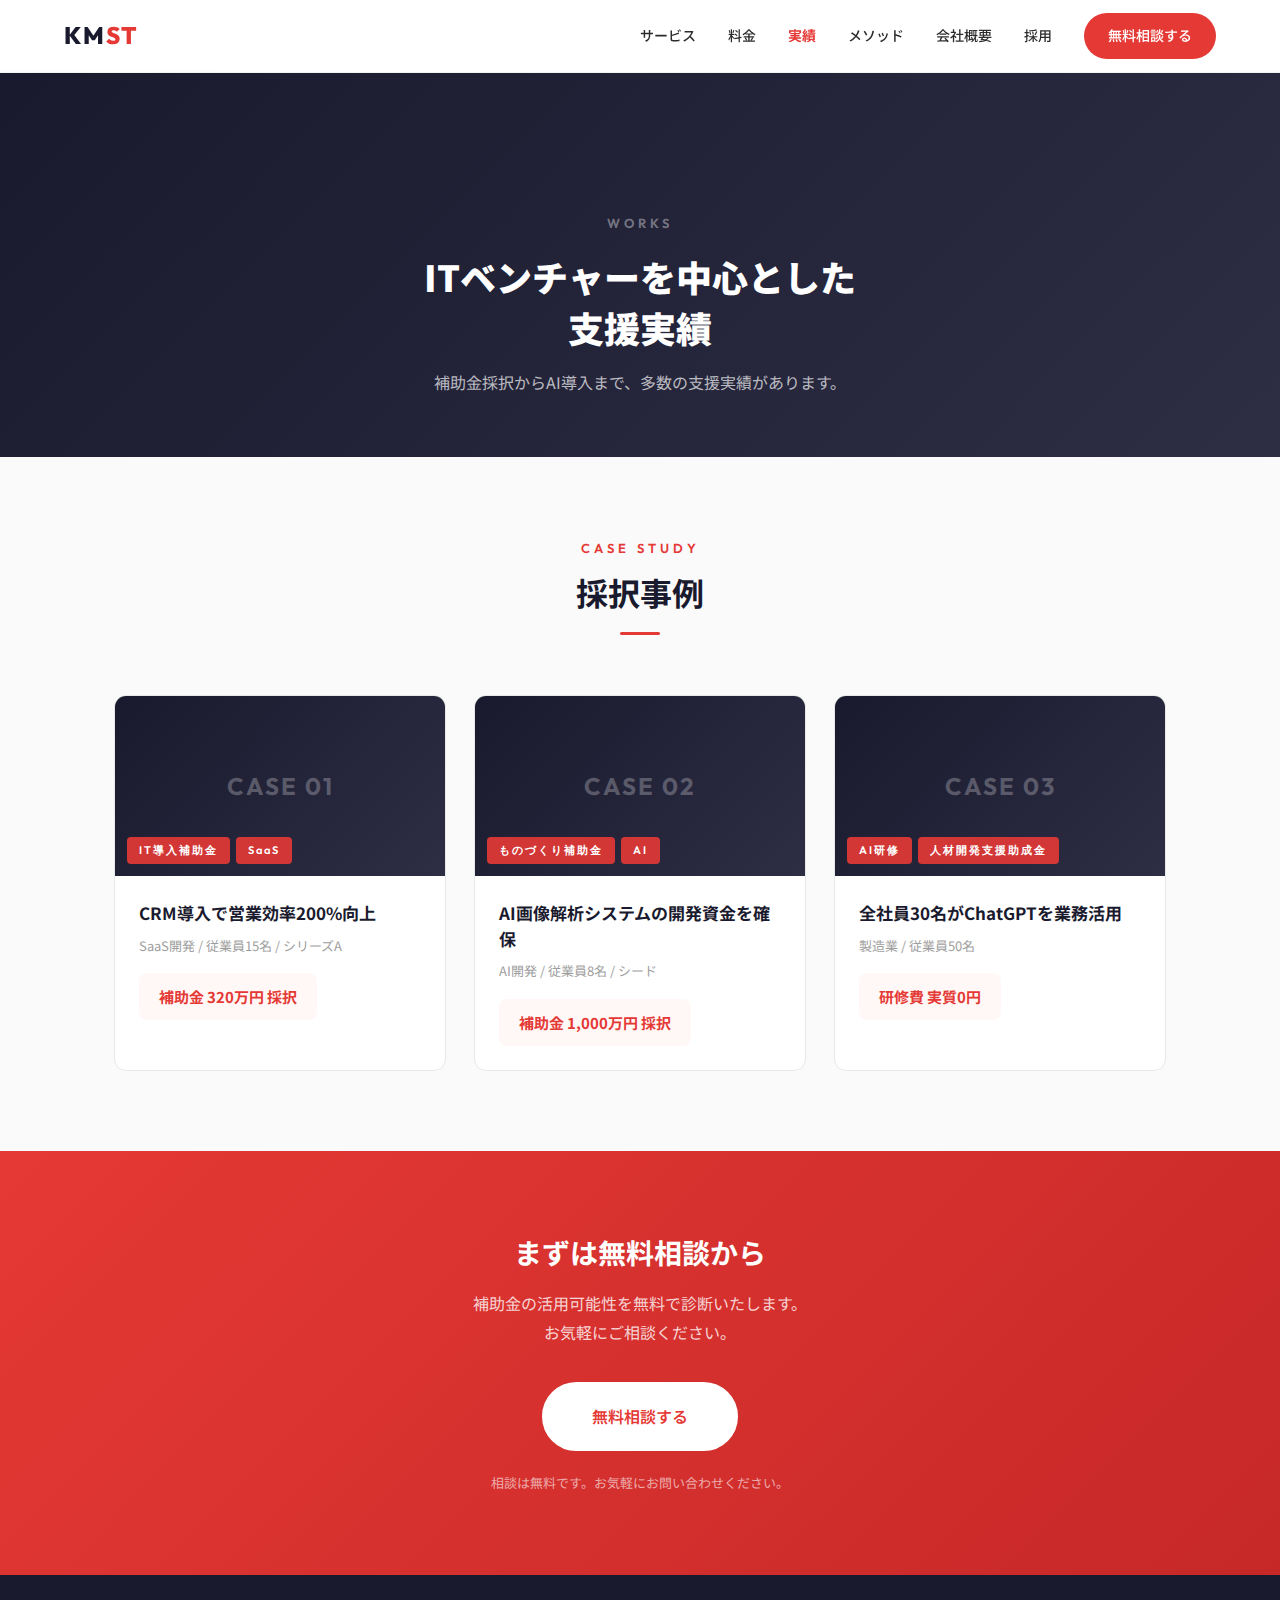
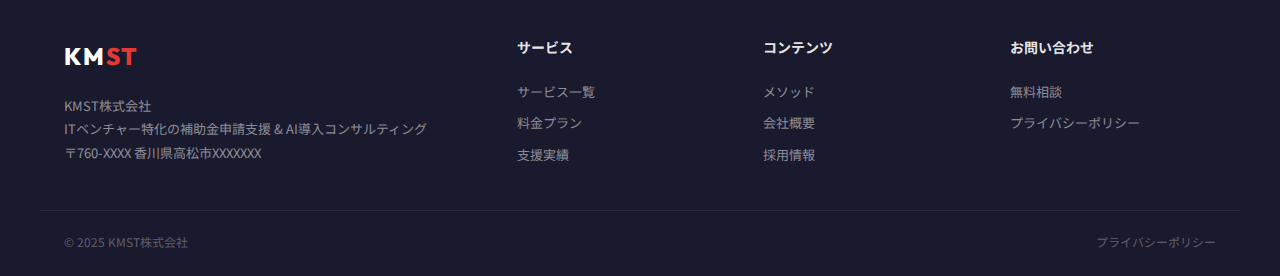
<file: case/index.html>
<!DOCTYPE html>
<html lang="ja">
<head>
  <meta charset="UTF-8">
  <meta name="viewport" content="width=device-width, initial-scale=1.0">
  <title>支援実績 | KMST株式会社</title>
  <meta name="description" content="KMST株式会社の補助金申請支援・AI導入支援の実績をご紹介。IT導入補助金、ものづくり補助金、AI研修など多数の採択実績があります。">
  <link rel="preconnect" href="https://fonts.googleapis.com">
  <link rel="preconnect" href="https://fonts.gstatic.com" crossorigin>
  <link href="https://fonts.googleapis.com/css2?family=Noto+Sans+JP:wght@300;400;500;700;900&family=Outfit:wght@300;400;500;600;700;800&display=swap" rel="stylesheet">
  <link rel="stylesheet" href="../css/style.css">

  <style>
  /* ====================================
     実績ページ固有CSS
  ==================================== */
  .km-works {
    padding: 80px 0;
    background: var(--km-bg, #FAFAFA);
  }
  .km-works-grid {
    max-width: 1100px;
    margin: 0 auto;
    padding: 0 24px;
    display: grid;
    grid-template-columns: repeat(3, 1fr);
    gap: 28px;
  }
  .km-work-card {
    background: #fff;
    border: 1px solid var(--km-border, #E8E8E8);
    border-radius: var(--km-radius, 12px);
    overflow: hidden;
    transition: var(--km-transition, 0.3s ease);
  }
  .km-work-card:hover {
    transform: translateY(-6px);
    box-shadow: var(--km-shadow, 0 8px 30px rgba(0,0,0,0.08));
    border-color: transparent;
  }
  .km-work-thumb {
    background: linear-gradient(135deg, var(--km-navy, #1A1A2E), var(--km-navy-light, #2D2D44));
    height: 180px;
    display: flex;
    align-items: center;
    justify-content: center;
    color: rgba(255,255,255,0.25);
    font-family: 'Outfit', sans-serif;
    font-size: 24px;
    font-weight: 700;
    letter-spacing: 2px;
    position: relative;
  }
  .km-work-tags {
    position: absolute;
    bottom: 12px;
    left: 12px;
    display: flex;
    gap: 6px;
    flex-wrap: wrap;
  }
  .km-work-tag {
    background: rgba(229,57,53,0.9);
    color: #fff;
    padding: 4px 12px;
    border-radius: 4px;
    font-size: 11px;
    font-weight: 600;
  }
  .km-work-body {
    padding: 24px;
  }
  .km-work-title {
    font-size: 17px;
    font-weight: 700;
    color: var(--km-navy, #1A1A2E);
    margin-bottom: 8px;
    line-height: 1.5;
  }
  .km-work-meta {
    font-size: 13px;
    color: var(--km-text-muted, #9E9E9E);
    margin-bottom: 16px;
  }
  .km-work-amount {
    display: inline-block;
    background: var(--km-bg-warm, #FFF8F6);
    padding: 10px 20px;
    border-radius: 8px;
    font-size: 15px;
    font-weight: 700;
    color: var(--km-red, #E53935);
  }

  @media (max-width: 768px) {
    .km-works { padding: 48px 0; }
    .km-works-grid {
      grid-template-columns: 1fr;
      gap: 20px;
    }
    .km-work-thumb { height: 160px; }
  }
  </style>
</head>
<body>

  <!-- ====================================
       ヘッダー
  ==================================== -->
  <header class="km-header">
    <div class="km-header-inner">
      <a href="/kmst-site/" class="km-logo">KM<span>ST</span></a>
      <nav class="km-nav">
        <a href="/kmst-site/service/">サービス</a>
        <a href="/kmst-site/pricing/">料金</a>
        <a href="/kmst-site/case/" class="active">実績</a>
        <a href="/kmst-site/method/">メソッド</a>
        <a href="/kmst-site/company/">会社概要</a>
        <a href="/kmst-site/recruit/">採用</a>
        <a href="/kmst-site/contact/" class="km-nav-cta">無料相談する</a>
      </nav>
      <div class="km-hamburger" onclick="this.classList.toggle('open');document.getElementById('mobileNav').classList.toggle('open');">
        <span></span><span></span><span></span>
      </div>
    </div>
  </header>

  <!-- モバイルナビ -->
  <div class="km-mobile-nav" id="mobileNav">
    <a href="/kmst-site/service/">サービス</a>
    <a href="/kmst-site/pricing/">料金</a>
    <a href="/kmst-site/case/">実績</a>
    <a href="/kmst-site/method/">メソッド</a>
    <a href="/kmst-site/company/">会社概要</a>
    <a href="/kmst-site/recruit/">採用</a>
    <a href="/kmst-site/contact/" class="km-nav-cta">無料相談する</a>
  </div>

  <!-- ====================================
       FV: ヒーロー
  ==================================== -->
  <section class="km-sv-hero">
    <p class="km-sv-hero-en">WORKS</p>
    <h1>ITベンチャーを中心とした<br>支援実績</h1>
    <p class="km-sv-hero-sub">補助金採択からAI導入まで、多数の支援実績があります。</p>
  </section>

  <!-- ====================================
       事例カードグリッド
  ==================================== -->
  <section class="km-works">
    <div class="km-container">
      <div class="km-sh">
        <p class="km-sh-en">CASE STUDY</p>
        <h2 class="km-sh-title">採択事例</h2>
        <div class="km-sh-line"></div>
      </div>
    </div>
    <div class="km-works-grid">

      <!-- CASE 01 -->
      <div class="km-work-card">
        <div class="km-work-thumb">
          CASE 01
          <div class="km-work-tags">
            <span class="km-work-tag">IT導入補助金</span>
            <span class="km-work-tag">SaaS</span>
          </div>
        </div>
        <div class="km-work-body">
          <h3 class="km-work-title">CRM導入で営業効率200%向上</h3>
          <p class="km-work-meta">SaaS開発 / 従業員15名 / シリーズA</p>
          <div class="km-work-amount">補助金 320万円 採択</div>
        </div>
      </div>

      <!-- CASE 02 -->
      <div class="km-work-card">
        <div class="km-work-thumb">
          CASE 02
          <div class="km-work-tags">
            <span class="km-work-tag">ものづくり補助金</span>
            <span class="km-work-tag">AI</span>
          </div>
        </div>
        <div class="km-work-body">
          <h3 class="km-work-title">AI画像解析システムの開発資金を確保</h3>
          <p class="km-work-meta">AI開発 / 従業員8名 / シード</p>
          <div class="km-work-amount">補助金 1,000万円 採択</div>
        </div>
      </div>

      <!-- CASE 03 -->
      <div class="km-work-card">
        <div class="km-work-thumb">
          CASE 03
          <div class="km-work-tags">
            <span class="km-work-tag">AI研修</span>
            <span class="km-work-tag">人材開発支援助成金</span>
          </div>
        </div>
        <div class="km-work-body">
          <h3 class="km-work-title">全社員30名がChatGPTを業務活用</h3>
          <p class="km-work-meta">製造業 / 従業員50名</p>
          <div class="km-work-amount">研修費 実質0円</div>
        </div>
      </div>

    </div>
  </section>

  <!-- ====================================
       CTA
  ==================================== -->
  <section class="km-cta" style="background: linear-gradient(135deg, var(--km-red, #E53935) 0%, var(--km-red-dark, #C62828) 100%);">
    <div class="km-container">
      <h2>まずは無料相談から</h2>
      <p class="km-cta-sub">補助金の活用可能性を無料で診断いたします。<br>お気軽にご相談ください。</p>
      <div class="km-cta-btns">
        <a href="/kmst-site/contact/" class="km-btn km-btn--white km-btn--lg">無料相談する</a>
      </div>
      <p class="km-cta-note">相談は無料です。お気軽にお問い合わせください。</p>
    </div>
  </section>

  <!-- ====================================
       フッター
  ==================================== -->
  <footer class="km-footer">
    <div class="km-footer-inner">
      <div class="km-footer-brand">
        <span class="km-logo">KM<span>ST</span></span>
        <p>KMST株式会社<br>ITベンチャー特化の補助金申請支援 &amp; AI導入コンサルティング<br>〒760-XXXX 香川県高松市XXXXXXX</p>
      </div>
      <div class="km-footer-nav">
        <h4>サービス</h4>
        <a href="/kmst-site/service/">サービス一覧</a>
        <a href="/kmst-site/pricing/">料金プラン</a>
        <a href="/kmst-site/case/">支援実績</a>
      </div>
      <div class="km-footer-nav">
        <h4>コンテンツ</h4>
        <a href="/kmst-site/method/">メソッド</a>
        <a href="/kmst-site/company/">会社概要</a>
        <a href="/kmst-site/recruit/">採用情報</a>
      </div>
      <div class="km-footer-nav">
        <h4>お問い合わせ</h4>
        <a href="/kmst-site/contact/">無料相談</a>
        <a href="/kmst-site/privacy/">プライバシーポリシー</a>
      </div>
    </div>
    <div class="km-footer-bottom">
      <p>&copy; 2025 KMST株式会社</p>
      <a href="/kmst-site/privacy/">プライバシーポリシー</a>
    </div>
  </footer>

  <!-- モバイル固定CTA -->
  <div class="km-fixed-cta">
    <a href="tel:000-000-0000" class="km-fc-secondary">電話で相談</a>
    <a href="/kmst-site/contact/" class="km-fc-primary">無料相談する</a>
  </div>

</body>
</html>
</file>
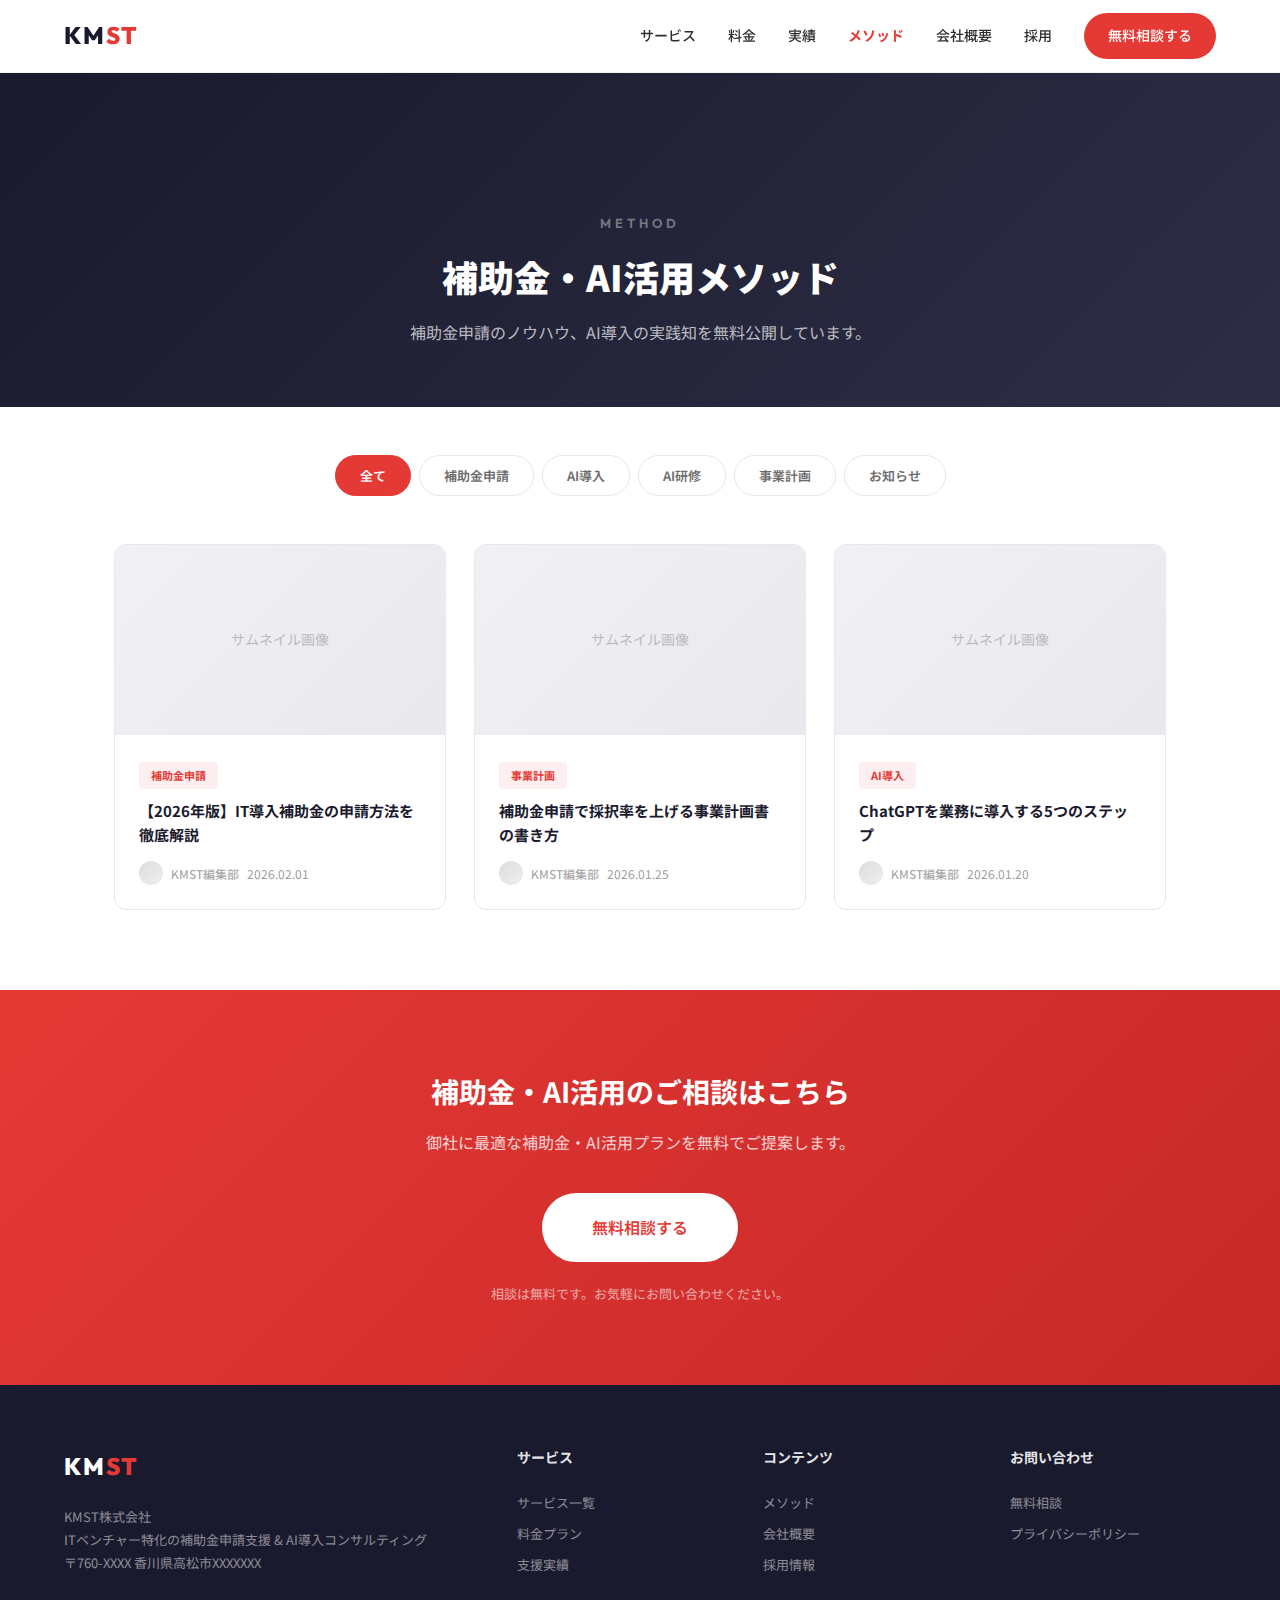
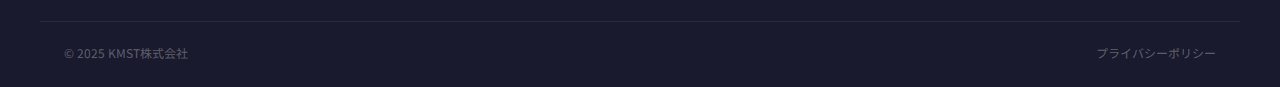
<file: method/index.html>
<!DOCTYPE html>
<html lang="ja">
<head>
  <meta charset="UTF-8">
  <meta name="viewport" content="width=device-width, initial-scale=1.0">
  <title>メソッド | KMST株式会社</title>
  <meta name="description" content="補助金申請のノウハウ、AI導入の実践知を無料公開。IT導入補助金の申請方法、事業計画書の書き方、ChatGPT導入ガイドなど。">
  <link rel="preconnect" href="https://fonts.googleapis.com">
  <link rel="preconnect" href="https://fonts.gstatic.com" crossorigin>
  <link href="https://fonts.googleapis.com/css2?family=Noto+Sans+JP:wght@300;400;500;700;900&family=Outfit:wght@300;400;500;600;700;800&display=swap" rel="stylesheet">
  <link rel="stylesheet" href="../css/style.css">

  <style>
  /* ====================================
     メソッドページ固有CSS
  ==================================== */

  /* カテゴリフィルター */
  .km-filter {
    max-width: 1100px;
    margin: 0 auto;
    padding: 48px 24px 0;
    display: flex;
    gap: 8px;
    flex-wrap: wrap;
    justify-content: center;
  }
  .km-filter-btn {
    padding: 10px 24px;
    border: 1px solid var(--km-border, #E8E8E8);
    border-radius: 50px;
    background: #fff;
    font-size: 13px;
    font-weight: 600;
    color: var(--km-text-light, #6B6B6B);
    cursor: pointer;
    transition: var(--km-transition, 0.3s ease);
    font-family: 'Noto Sans JP', sans-serif;
  }
  .km-filter-btn:hover,
  .km-filter-btn.active {
    background: var(--km-red, #E53935);
    color: #fff;
    border-color: var(--km-red, #E53935);
  }

  /* 記事一覧 */
  .km-method {
    padding: 48px 0 80px;
    background: #fff;
  }
  .km-method-grid {
    max-width: 1100px;
    margin: 0 auto;
    padding: 0 24px;
    display: grid;
    grid-template-columns: repeat(3, 1fr);
    gap: 28px;
  }
  .km-article-card {
    display: block;
    background: #fff;
    border: 1px solid var(--km-border, #E8E8E8);
    border-radius: var(--km-radius, 12px);
    overflow: hidden;
    transition: var(--km-transition, 0.3s ease);
    text-decoration: none;
    color: inherit;
  }
  .km-article-card:hover {
    transform: translateY(-6px);
    box-shadow: var(--km-shadow, 0 8px 30px rgba(0,0,0,0.08));
    border-color: transparent;
  }
  .km-article-thumb {
    background: linear-gradient(135deg, #f0f0f5 0%, #e8e8ee 100%);
    height: 190px;
    display: flex;
    align-items: center;
    justify-content: center;
    color: #bbb;
    font-size: 14px;
  }
  .km-article-body {
    padding: 24px;
  }
  .km-article-cat {
    display: inline-block;
    background: rgba(229,57,53,0.08);
    color: var(--km-red, #E53935);
    padding: 4px 12px;
    border-radius: 4px;
    font-size: 11px;
    font-weight: 700;
    margin-bottom: 10px;
  }
  .km-article-title {
    font-size: 15px;
    font-weight: 700;
    color: var(--km-navy, #1A1A2E);
    line-height: 1.6;
    margin-bottom: 14px;
  }
  .km-article-meta {
    display: flex;
    align-items: center;
    gap: 8px;
    font-size: 12px;
    color: var(--km-text-muted, #9E9E9E);
  }
  .km-article-author-img {
    width: 24px;
    height: 24px;
    border-radius: 50%;
    background: linear-gradient(135deg, #ddd, #eee);
    flex-shrink: 0;
  }

  @media (max-width: 768px) {
    .km-filter {
      padding: 32px 16px 0;
      gap: 6px;
    }
    .km-filter-btn {
      padding: 8px 16px;
      font-size: 12px;
    }
    .km-method { padding: 32px 0 48px; }
    .km-method-grid {
      grid-template-columns: 1fr;
      gap: 20px;
    }
    .km-article-thumb { height: 180px; }
  }
  </style>
</head>
<body>

  <!-- ====================================
       ヘッダー
  ==================================== -->
  <header class="km-header">
    <div class="km-header-inner">
      <a href="/kmst-site/" class="km-logo">KM<span>ST</span></a>
      <nav class="km-nav">
        <a href="/kmst-site/service/">サービス</a>
        <a href="/kmst-site/pricing/">料金</a>
        <a href="/kmst-site/case/">実績</a>
        <a href="/kmst-site/method/" class="active">メソッド</a>
        <a href="/kmst-site/company/">会社概要</a>
        <a href="/kmst-site/recruit/">採用</a>
        <a href="/kmst-site/contact/" class="km-nav-cta">無料相談する</a>
      </nav>
      <div class="km-hamburger" onclick="this.classList.toggle('open');document.getElementById('mobileNav').classList.toggle('open');">
        <span></span><span></span><span></span>
      </div>
    </div>
  </header>

  <!-- モバイルナビ -->
  <div class="km-mobile-nav" id="mobileNav">
    <a href="/kmst-site/service/">サービス</a>
    <a href="/kmst-site/pricing/">料金</a>
    <a href="/kmst-site/case/">実績</a>
    <a href="/kmst-site/method/">メソッド</a>
    <a href="/kmst-site/company/">会社概要</a>
    <a href="/kmst-site/recruit/">採用</a>
    <a href="/kmst-site/contact/" class="km-nav-cta">無料相談する</a>
  </div>

  <!-- ====================================
       FV: ヒーロー
  ==================================== -->
  <section class="km-sv-hero">
    <p class="km-sv-hero-en">METHOD</p>
    <h1>補助金・AI活用メソッド</h1>
    <p class="km-sv-hero-sub">補助金申請のノウハウ、AI導入の実践知を無料公開しています。</p>
  </section>

  <!-- ====================================
       カテゴリフィルター
  ==================================== -->
  <div class="km-filter">
    <button class="km-filter-btn active">全て</button>
    <button class="km-filter-btn">補助金申請</button>
    <button class="km-filter-btn">AI導入</button>
    <button class="km-filter-btn">AI研修</button>
    <button class="km-filter-btn">事業計画</button>
    <button class="km-filter-btn">お知らせ</button>
  </div>

  <!-- ====================================
       記事一覧グリッド
  ==================================== -->
  <section class="km-method">
    <div class="km-method-grid">

      <!-- 記事1 -->
      <a href="#" class="km-article-card">
        <div class="km-article-thumb">サムネイル画像</div>
        <div class="km-article-body">
          <span class="km-article-cat">補助金申請</span>
          <h3 class="km-article-title">【2026年版】IT導入補助金の申請方法を徹底解説</h3>
          <div class="km-article-meta">
            <div class="km-article-author-img"></div>
            <span>KMST編集部</span>
            <span>2026.02.01</span>
          </div>
        </div>
      </a>

      <!-- 記事2 -->
      <a href="#" class="km-article-card">
        <div class="km-article-thumb">サムネイル画像</div>
        <div class="km-article-body">
          <span class="km-article-cat">事業計画</span>
          <h3 class="km-article-title">補助金申請で採択率を上げる事業計画書の書き方</h3>
          <div class="km-article-meta">
            <div class="km-article-author-img"></div>
            <span>KMST編集部</span>
            <span>2026.01.25</span>
          </div>
        </div>
      </a>

      <!-- 記事3 -->
      <a href="#" class="km-article-card">
        <div class="km-article-thumb">サムネイル画像</div>
        <div class="km-article-body">
          <span class="km-article-cat">AI導入</span>
          <h3 class="km-article-title">ChatGPTを業務に導入する5つのステップ</h3>
          <div class="km-article-meta">
            <div class="km-article-author-img"></div>
            <span>KMST編集部</span>
            <span>2026.01.20</span>
          </div>
        </div>
      </a>

    </div>
  </section>

  <!-- ====================================
       CTA
  ==================================== -->
  <section class="km-cta" style="background: linear-gradient(135deg, var(--km-red, #E53935) 0%, var(--km-red-dark, #C62828) 100%);">
    <div class="km-container">
      <h2>補助金・AI活用のご相談はこちら</h2>
      <p class="km-cta-sub">御社に最適な補助金・AI活用プランを無料でご提案します。</p>
      <div class="km-cta-btns">
        <a href="/kmst-site/contact/" class="km-btn km-btn--white km-btn--lg">無料相談する</a>
      </div>
      <p class="km-cta-note">相談は無料です。お気軽にお問い合わせください。</p>
    </div>
  </section>

  <!-- ====================================
       フッター
  ==================================== -->
  <footer class="km-footer">
    <div class="km-footer-inner">
      <div class="km-footer-brand">
        <span class="km-logo">KM<span>ST</span></span>
        <p>KMST株式会社<br>ITベンチャー特化の補助金申請支援 &amp; AI導入コンサルティング<br>〒760-XXXX 香川県高松市XXXXXXX</p>
      </div>
      <div class="km-footer-nav">
        <h4>サービス</h4>
        <a href="/kmst-site/service/">サービス一覧</a>
        <a href="/kmst-site/pricing/">料金プラン</a>
        <a href="/kmst-site/case/">支援実績</a>
      </div>
      <div class="km-footer-nav">
        <h4>コンテンツ</h4>
        <a href="/kmst-site/method/">メソッド</a>
        <a href="/kmst-site/company/">会社概要</a>
        <a href="/kmst-site/recruit/">採用情報</a>
      </div>
      <div class="km-footer-nav">
        <h4>お問い合わせ</h4>
        <a href="/kmst-site/contact/">無料相談</a>
        <a href="/kmst-site/privacy/">プライバシーポリシー</a>
      </div>
    </div>
    <div class="km-footer-bottom">
      <p>&copy; 2025 KMST株式会社</p>
      <a href="/kmst-site/privacy/">プライバシーポリシー</a>
    </div>
  </footer>

  <!-- モバイル固定CTA -->
  <div class="km-fixed-cta">
    <a href="tel:000-000-0000" class="km-fc-secondary">電話で相談</a>
    <a href="/kmst-site/contact/" class="km-fc-primary">無料相談する</a>
  </div>

  <!-- フィルター機能（簡易JS） -->
  <script>
  document.querySelectorAll('.km-filter-btn').forEach(function(btn) {
    btn.addEventListener('click', function() {
      document.querySelectorAll('.km-filter-btn').forEach(function(b) {
        b.classList.remove('active');
      });
      this.classList.add('active');
    });
  });
  </script>

</body>
</html>
</file>
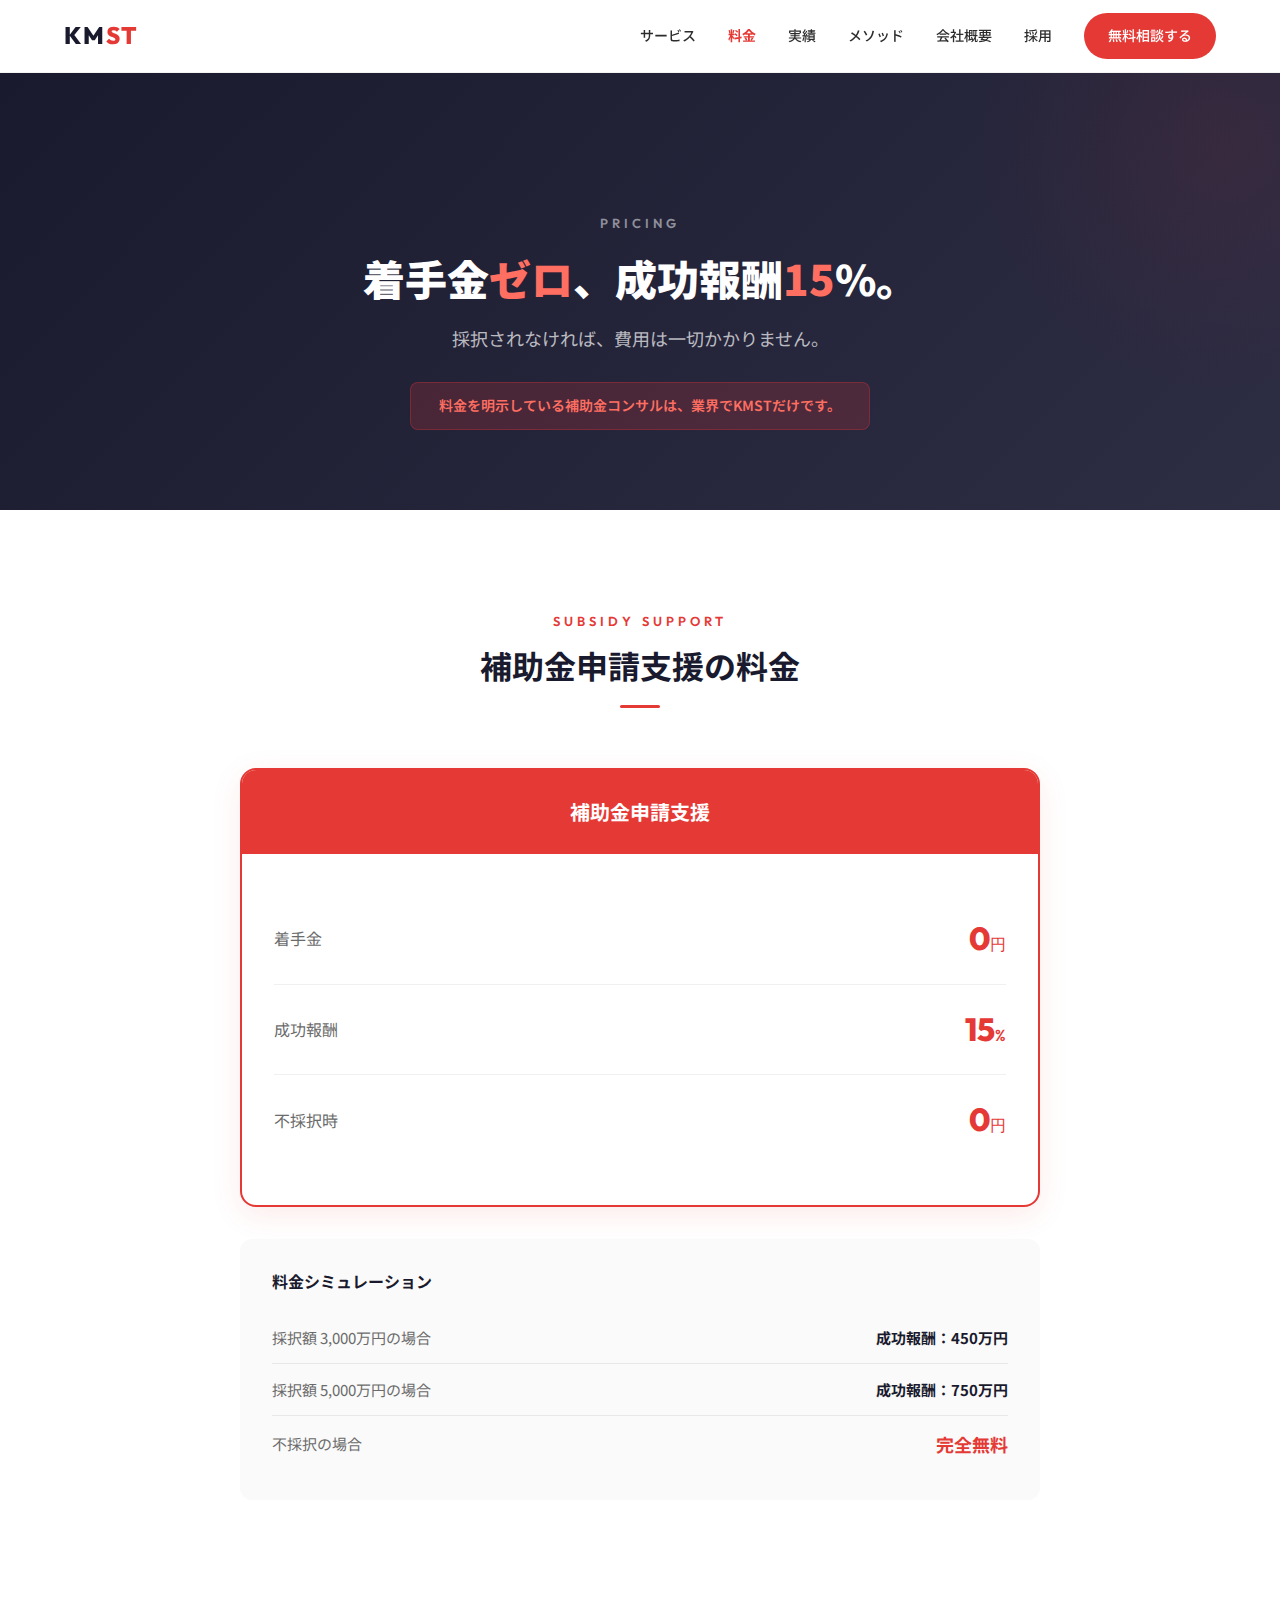
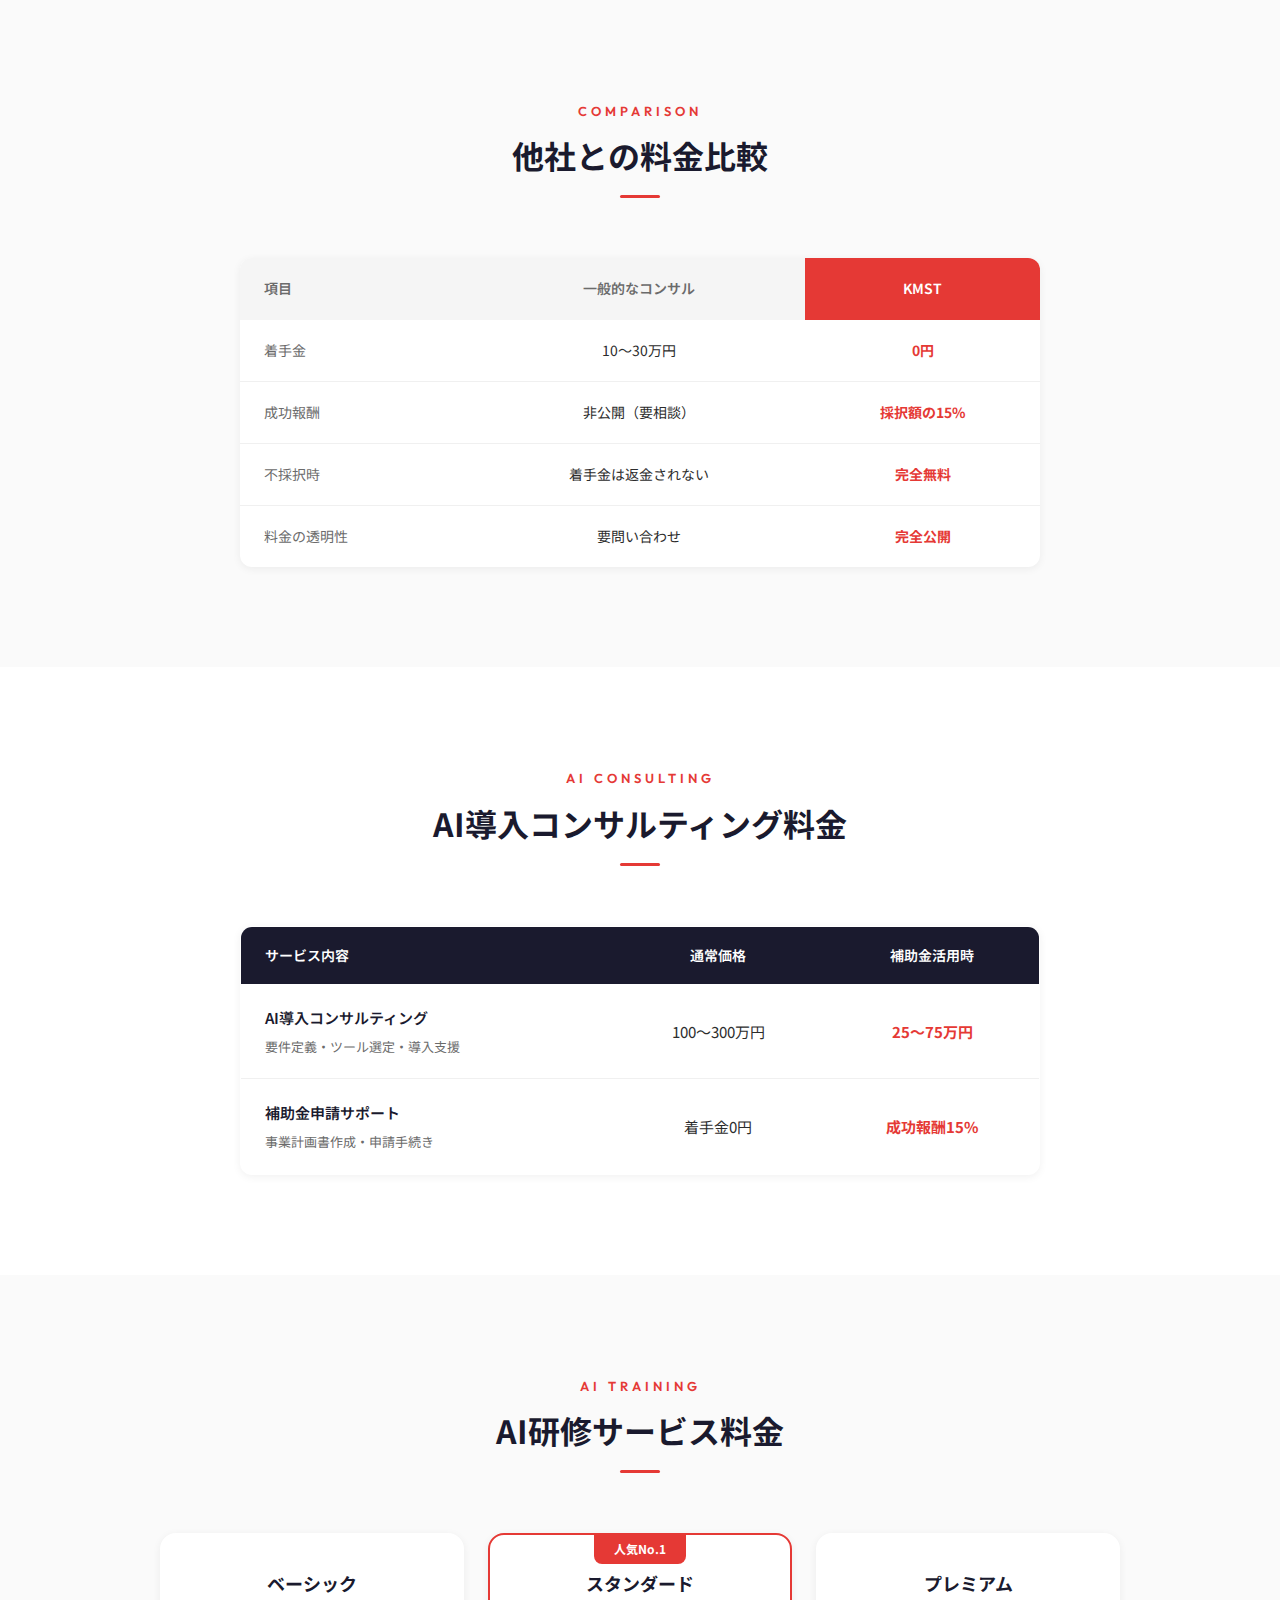
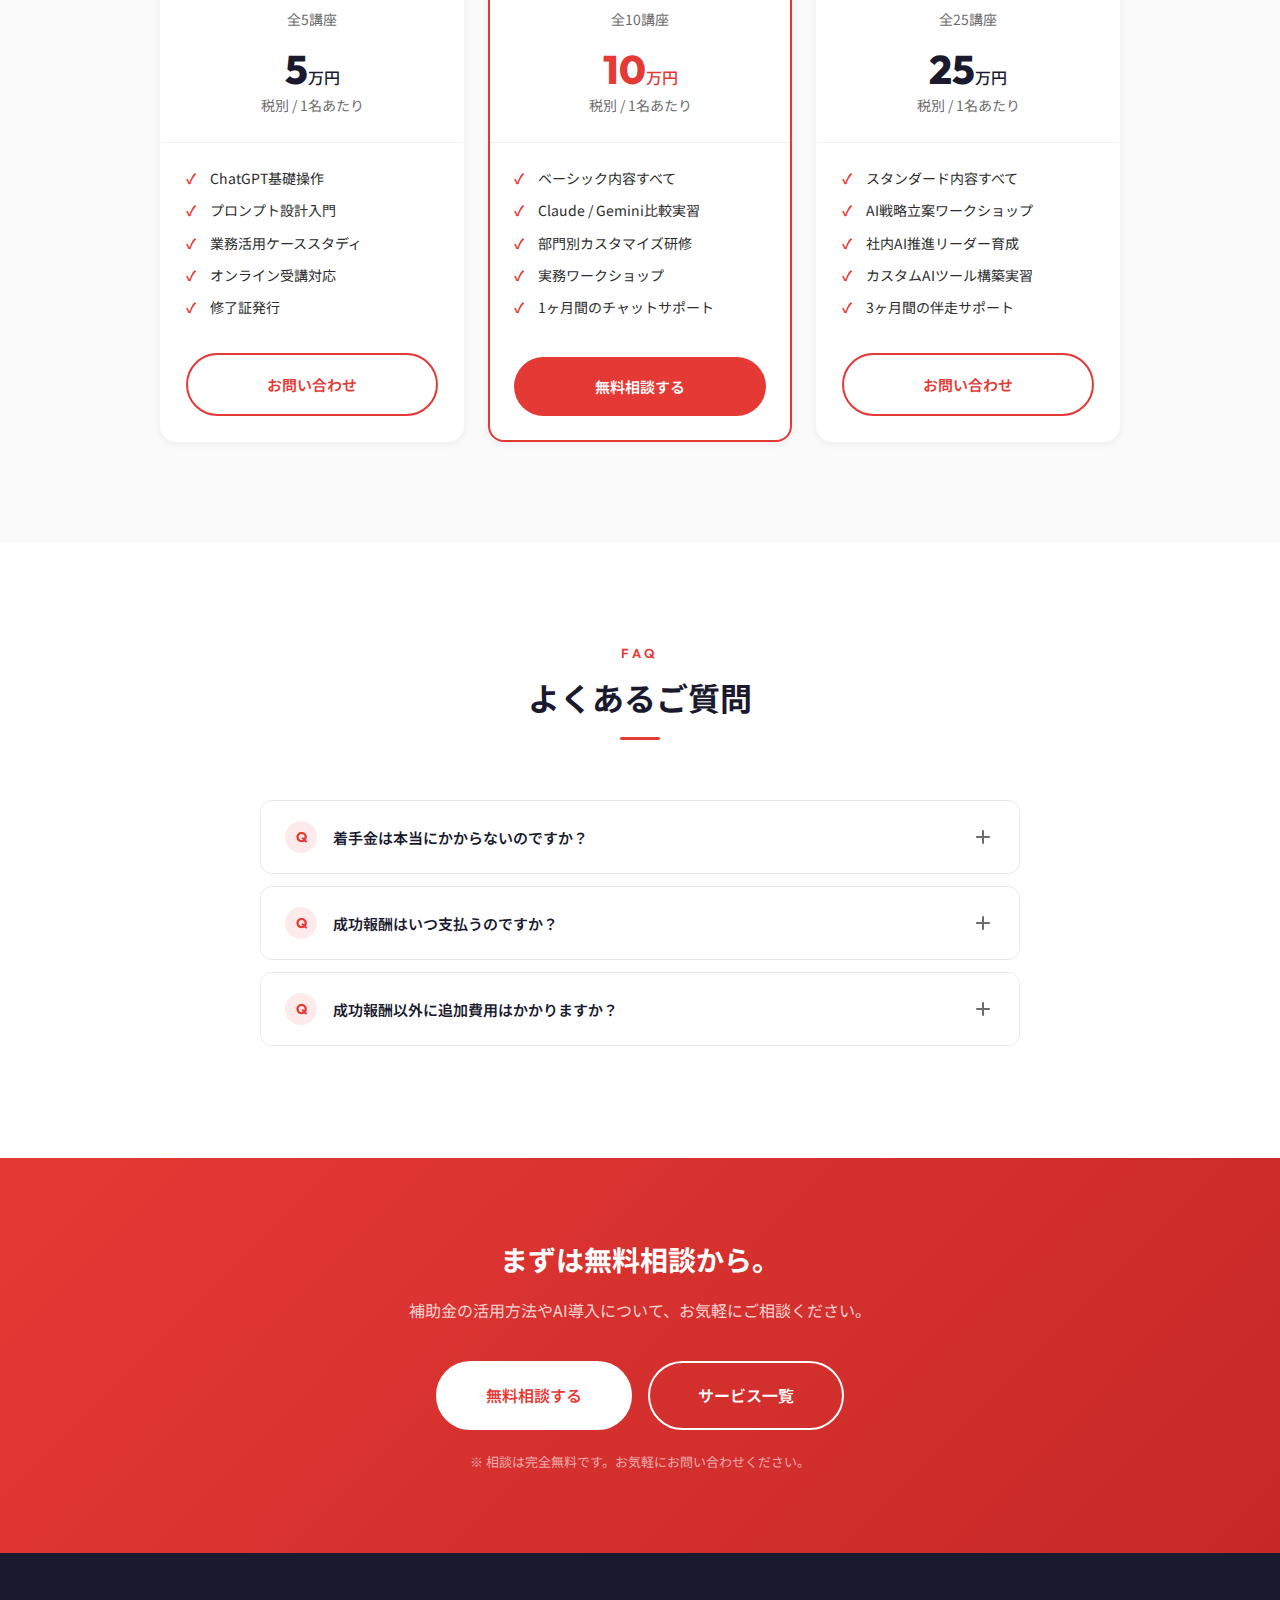
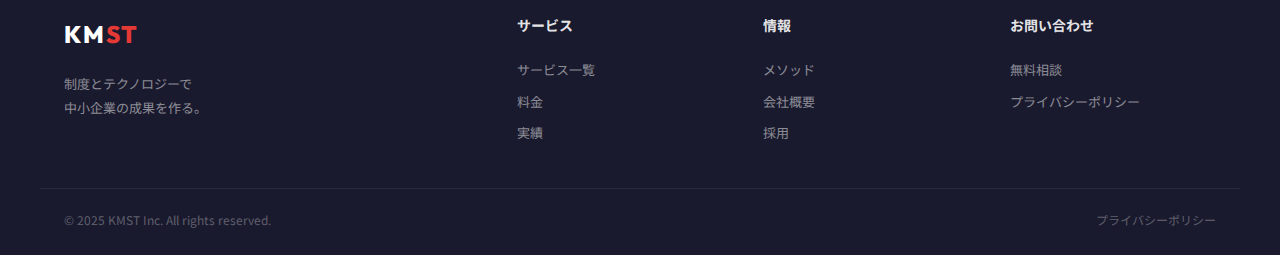
<file: pricing/index.html>
<!DOCTYPE html>
<html lang="ja">
<head>
  <meta charset="UTF-8">
  <meta name="viewport" content="width=device-width, initial-scale=1.0">
  <title>料金 | KMST株式会社</title>
  <meta name="description" content="KMST株式会社の料金プラン。補助金申請支援は着手金ゼロ・成功報酬15%。不採択時は費用一切なし。AI導入コンサルティング・AI研修の料金も掲載。">
  <link rel="preconnect" href="https://fonts.googleapis.com">
  <link rel="preconnect" href="https://fonts.gstatic.com" crossorigin>
  <link href="https://fonts.googleapis.com/css2?family=Noto+Sans+JP:wght@300;400;500;700;900&family=Outfit:wght@300;400;500;600;700;800&display=swap" rel="stylesheet">
  <link rel="stylesheet" href="../css/style.css">

  <style>
    /* ============================================
       料金ページ固有CSS
       プレフィックス: .km-price-
       ============================================ */

    /* --- ヒーロー --- */
    .km-price-hero {
      background: linear-gradient(135deg, var(--km-navy) 0%, var(--km-navy-light) 100%);
      padding: 140px 0 80px;
      text-align: center;
      color: #fff;
      position: relative;
      overflow: hidden;
    }
    .km-price-hero::before {
      content: "";
      position: absolute;
      top: -40%;
      right: -15%;
      width: 500px;
      height: 500px;
      background: radial-gradient(circle, rgba(229,57,53,0.08) 0%, transparent 70%);
      border-radius: 50%;
    }
    .km-price-hero .km-container {
      position: relative;
      z-index: 1;
    }
    .km-price-hero-en {
      font-family: 'Outfit', sans-serif;
      font-size: 13px;
      font-weight: 600;
      letter-spacing: 4px;
      color: rgba(255,255,255,0.5);
      margin-bottom: 16px;
    }
    .km-price-hero h1 {
      font-size: 42px;
      font-weight: 900;
      margin-bottom: 16px;
      line-height: 1.3;
    }
    .km-price-hero h1 em {
      color: var(--km-red-light);
      font-style: normal;
    }
    .km-price-hero-sub {
      font-size: 18px;
      color: rgba(255,255,255,0.7);
      margin-bottom: 20px;
    }
    .km-price-hero-badge {
      display: inline-block;
      background: rgba(229,57,53,0.2);
      border: 1px solid rgba(229,57,53,0.3);
      padding: 10px 28px;
      border-radius: 8px;
      font-size: 14px;
      font-weight: 600;
      color: var(--km-red-light);
      margin-top: 8px;
    }

    /* --- 補助金申請支援の料金 --- */
    .km-price-subsidy {
      padding: 100px 0;
      background: #fff;
    }
    .km-price-big-card {
      max-width: 800px;
      margin: 0 auto;
      background: #fff;
      border: 2px solid var(--km-red);
      border-radius: 16px;
      overflow: hidden;
      box-shadow: 0 8px 30px rgba(229,57,53,0.1);
    }
    .km-price-big-head {
      background: var(--km-red);
      color: #fff;
      padding: 24px;
      text-align: center;
      font-size: 20px;
      font-weight: 700;
    }
    .km-price-big-body {
      padding: 40px 32px;
    }
    .km-price-row {
      display: flex;
      justify-content: space-between;
      align-items: center;
      padding: 16px 0;
      border-bottom: 1px solid #f0f0f0;
    }
    .km-price-row:last-child {
      border-bottom: none;
    }
    .km-price-row-label {
      font-size: 16px;
      color: var(--km-text-light);
    }
    .km-price-row-value {
      font-family: 'Outfit', sans-serif;
      font-size: 32px;
      font-weight: 800;
      color: var(--km-red);
    }
    .km-price-row-value span {
      font-size: 16px;
      font-weight: 500;
    }

    /* 料金シミュレーション */
    .km-price-sim {
      max-width: 800px;
      margin: 32px auto 0;
      background: var(--km-bg);
      border-radius: 12px;
      padding: 28px 32px;
    }
    .km-price-sim h3 {
      font-size: 16px;
      font-weight: 700;
      color: var(--km-navy);
      margin-bottom: 16px;
    }
    .km-price-sim-row {
      display: flex;
      justify-content: space-between;
      align-items: center;
      padding: 12px 0;
      font-size: 15px;
    }
    .km-price-sim-row + .km-price-sim-row {
      border-top: 1px solid var(--km-border);
    }
    .km-price-sim-label {
      color: var(--km-text-light);
    }
    .km-price-sim-value {
      font-weight: 700;
      color: var(--km-navy);
    }
    .km-price-sim-row--free .km-price-sim-value {
      color: var(--km-red);
      font-size: 18px;
    }

    /* --- 他社との料金比較 --- */
    .km-price-compare {
      padding: 100px 0;
      background: var(--km-bg);
    }
    .km-price-compare-wrap {
      max-width: 800px;
      margin: 0 auto;
    }
    .km-price-compare-table {
      width: 100%;
      border-collapse: collapse;
      background: #fff;
      border-radius: 12px;
      overflow: hidden;
      box-shadow: var(--km-shadow-sm);
    }
    .km-price-compare-table th {
      padding: 18px 24px;
      font-size: 14px;
      font-weight: 600;
      text-align: center;
    }
    .km-price-compare-table th:first-child {
      text-align: left;
      background: #f5f5f5;
      color: var(--km-text-light);
    }
    .km-price-compare-table th:nth-child(2) {
      background: #f5f5f5;
      color: var(--km-text-light);
    }
    .km-price-compare-table th:last-child {
      background: var(--km-red);
      color: #fff;
    }
    .km-price-compare-table td {
      padding: 18px 24px;
      font-size: 14px;
      text-align: center;
      border-bottom: 1px solid #f0f0f0;
    }
    .km-price-compare-table td:first-child {
      text-align: left;
      color: var(--km-text-light);
    }
    .km-price-compare-table td:last-child {
      font-weight: 700;
      color: var(--km-red);
    }
    .km-price-compare-table tr:last-child td {
      border-bottom: none;
    }

    /* --- AI導入コンサルティング料金 --- */
    .km-price-ai {
      padding: 100px 0;
      background: #fff;
    }
    .km-price-ai-wrap {
      max-width: 800px;
      margin: 0 auto;
    }
    .km-price-ai-table {
      width: 100%;
      border-collapse: collapse;
      background: #fff;
      border-radius: 12px;
      overflow: hidden;
      box-shadow: var(--km-shadow-sm);
      border: 1px solid var(--km-border);
    }
    .km-price-ai-table thead th {
      padding: 16px 24px;
      font-size: 14px;
      font-weight: 600;
      background: var(--km-navy);
      color: #fff;
      text-align: center;
    }
    .km-price-ai-table thead th:first-child {
      text-align: left;
    }
    .km-price-ai-table td {
      padding: 20px 24px;
      font-size: 15px;
      text-align: center;
      border-bottom: 1px solid #f0f0f0;
    }
    .km-price-ai-table td:first-child {
      text-align: left;
      font-weight: 600;
      color: var(--km-navy);
    }
    .km-price-ai-table tr:last-child td {
      border-bottom: none;
    }
    .km-price-ai-table .km-price-ai-note {
      font-size: 13px;
      color: var(--km-text-light);
      font-weight: 400;
      display: block;
      margin-top: 4px;
    }
    .km-price-ai-table .km-price-ai-highlight {
      color: var(--km-red);
      font-weight: 700;
    }

    /* --- AI研修サービス料金 --- */
    .km-price-training {
      padding: 100px 0;
      background: var(--km-bg);
    }
    .km-price-plans {
      display: grid;
      grid-template-columns: repeat(3, 1fr);
      gap: 24px;
      max-width: 960px;
      margin: 0 auto;
    }
    .km-price-plan {
      background: #fff;
      border-radius: 16px;
      overflow: hidden;
      box-shadow: var(--km-shadow-sm);
      transition: var(--km-transition);
      border: 2px solid transparent;
      display: flex;
      flex-direction: column;
    }
    .km-price-plan:hover {
      transform: translateY(-4px);
      box-shadow: var(--km-shadow);
    }
    .km-price-plan--featured {
      border-color: var(--km-red);
      position: relative;
    }
    .km-price-plan-badge {
      position: absolute;
      top: -1px;
      left: 50%;
      transform: translateX(-50%);
      background: var(--km-red);
      color: #fff;
      padding: 4px 20px;
      border-radius: 0 0 8px 8px;
      font-size: 12px;
      font-weight: 700;
    }
    .km-price-plan-head {
      padding: 32px 24px 24px;
      text-align: center;
      border-bottom: 1px solid #f0f0f0;
    }
    .km-price-plan-name {
      font-size: 18px;
      font-weight: 700;
      color: var(--km-navy);
      margin-bottom: 8px;
    }
    .km-price-plan-lectures {
      font-size: 14px;
      color: var(--km-text-light);
      margin-bottom: 16px;
    }
    .km-price-plan-amount {
      font-family: 'Outfit', sans-serif;
      font-size: 40px;
      font-weight: 800;
      color: var(--km-navy);
      line-height: 1;
    }
    .km-price-plan-amount span {
      font-size: 16px;
      font-weight: 500;
      font-family: 'Noto Sans JP', sans-serif;
    }
    .km-price-plan--featured .km-price-plan-amount {
      color: var(--km-red);
    }
    .km-price-plan-unit {
      font-size: 14px;
      color: var(--km-text-light);
      margin-top: 4px;
    }
    .km-price-plan-body {
      padding: 24px;
      flex: 1;
    }
    .km-price-plan-body ul {
      list-style: none;
      padding: 0;
    }
    .km-price-plan-body li {
      position: relative;
      padding-left: 24px;
      margin-bottom: 10px;
      font-size: 14px;
      color: var(--km-text);
      line-height: 1.6;
    }
    .km-price-plan-body li::before {
      content: "\2713";
      position: absolute;
      left: 0;
      color: var(--km-red);
      font-weight: 700;
    }
    .km-price-plan-foot {
      padding: 0 24px 24px;
      text-align: center;
    }
    .km-price-plan-foot .km-btn {
      width: 100%;
      justify-content: center;
    }

    /* --- FAQ --- */
    .km-price-faq {
      padding: 100px 0;
      background: #fff;
    }
    .km-price-faq-list {
      max-width: 760px;
      margin: 0 auto;
    }
    .km-price-faq-item {
      border: 1px solid var(--km-border);
      border-radius: 12px;
      margin-bottom: 12px;
      overflow: hidden;
      transition: var(--km-transition);
    }
    .km-price-faq-item:hover {
      border-color: rgba(229,57,53,0.3);
    }
    .km-price-faq-q {
      display: flex;
      align-items: center;
      gap: 16px;
      padding: 20px 24px;
      cursor: pointer;
      background: #fff;
      transition: var(--km-transition);
      user-select: none;
    }
    .km-price-faq-q:hover {
      background: var(--km-bg);
    }
    .km-price-faq-icon {
      flex-shrink: 0;
      width: 32px;
      height: 32px;
      border-radius: 50%;
      background: rgba(229,57,53,0.1);
      color: var(--km-red);
      display: flex;
      align-items: center;
      justify-content: center;
      font-family: 'Outfit', sans-serif;
      font-size: 14px;
      font-weight: 700;
    }
    .km-price-faq-text {
      flex: 1;
      font-size: 15px;
      font-weight: 600;
      color: var(--km-navy);
    }
    .km-price-faq-toggle {
      flex-shrink: 0;
      width: 24px;
      height: 24px;
      position: relative;
      transition: var(--km-transition);
    }
    .km-price-faq-toggle::before,
    .km-price-faq-toggle::after {
      content: "";
      position: absolute;
      top: 50%;
      left: 50%;
      background: var(--km-text-light);
      border-radius: 1px;
      transition: var(--km-transition);
    }
    .km-price-faq-toggle::before {
      width: 14px;
      height: 2px;
      transform: translate(-50%, -50%);
    }
    .km-price-faq-toggle::after {
      width: 2px;
      height: 14px;
      transform: translate(-50%, -50%);
    }
    .km-price-faq-item.open .km-price-faq-toggle::after {
      transform: translate(-50%, -50%) rotate(90deg);
      opacity: 0;
    }
    .km-price-faq-a {
      max-height: 0;
      overflow: hidden;
      transition: max-height 0.35s ease, padding 0.35s ease;
    }
    .km-price-faq-item.open .km-price-faq-a {
      max-height: 300px;
    }
    .km-price-faq-a-inner {
      padding: 0 24px 20px 72px;
      font-size: 14px;
      color: var(--km-text-light);
      line-height: 1.8;
    }

    /* --- レスポンシブ --- */
    @media (max-width: 768px) {
      .km-price-hero {
        padding: 100px 0 60px;
      }
      .km-price-hero h1 {
        font-size: 28px;
      }
      .km-price-hero-sub {
        font-size: 15px;
      }
      .km-price-hero-badge {
        font-size: 12px;
        padding: 8px 16px;
      }
      .km-price-subsidy,
      .km-price-compare,
      .km-price-ai,
      .km-price-training,
      .km-price-faq {
        padding: 60px 0;
      }
      .km-price-big-body {
        padding: 24px 20px;
      }
      .km-price-row-value {
        font-size: 24px;
      }
      .km-price-sim {
        padding: 20px;
      }
      .km-price-sim-row {
        flex-direction: column;
        align-items: flex-start;
        gap: 4px;
      }
      .km-price-compare-table th,
      .km-price-compare-table td {
        padding: 12px 12px;
        font-size: 13px;
      }
      .km-price-ai-table thead th,
      .km-price-ai-table td {
        padding: 12px 12px;
        font-size: 13px;
      }
      .km-price-plans {
        grid-template-columns: 1fr;
        max-width: 400px;
      }
      .km-price-plan-badge {
        position: static;
        transform: none;
        display: block;
        text-align: center;
        border-radius: 0;
      }
      .km-price-faq-a-inner {
        padding-left: 24px;
      }
    }
  </style>
</head>
<body>

  <!-- ========== ヘッダー ========== -->
  <header class="km-header">
    <div class="km-header-inner">
      <a href="/kmst-site/" class="km-logo">KM<span>ST</span></a>
      <nav class="km-nav">
        <a href="/kmst-site/service/">サービス</a>
        <a href="/kmst-site/pricing/" class="active">料金</a>
        <a href="/kmst-site/case/">実績</a>
        <a href="/kmst-site/method/">メソッド</a>
        <a href="/kmst-site/company/">会社概要</a>
        <a href="/kmst-site/recruit/">採用</a>
        <a href="/kmst-site/contact/" class="km-nav-cta">無料相談する</a>
      </nav>
      <div class="km-hamburger" onclick="toggleMenu()">
        <span></span>
        <span></span>
        <span></span>
      </div>
    </div>
  </header>

  <!-- モバイルナビ -->
  <div class="km-mobile-nav" id="mobileNav">
    <a href="/kmst-site/service/" onclick="toggleMenu()">サービス</a>
    <a href="/kmst-site/pricing/" onclick="toggleMenu()">料金</a>
    <a href="/kmst-site/case/" onclick="toggleMenu()">実績</a>
    <a href="/kmst-site/method/" onclick="toggleMenu()">メソッド</a>
    <a href="/kmst-site/company/" onclick="toggleMenu()">会社概要</a>
    <a href="/kmst-site/recruit/" onclick="toggleMenu()">採用</a>
    <a href="/kmst-site/contact/" class="km-nav-cta" onclick="toggleMenu()">無料相談する</a>
  </div>

  <!-- ========== ヒーロー ========== -->
  <section class="km-price-hero">
    <div class="km-container">
      <p class="km-price-hero-en">PRICING</p>
      <h1>着手金<em>ゼロ</em>、成功報酬<em>15</em>%。</h1>
      <p class="km-price-hero-sub">採択されなければ、費用は一切かかりません。</p>
      <div class="km-price-hero-badge">料金を明示している補助金コンサルは、業界でKMSTだけです。</div>
    </div>
  </section>

  <!-- ========== 補助金申請支援の料金 ========== -->
  <section class="km-price-subsidy">
    <div class="km-container">
      <div class="km-sh">
        <p class="km-sh-en">SUBSIDY SUPPORT</p>
        <h2 class="km-sh-title">補助金申請支援の料金</h2>
        <div class="km-sh-line"></div>
      </div>

      <div class="km-price-big-card">
        <div class="km-price-big-head">補助金申請支援</div>
        <div class="km-price-big-body">
          <div class="km-price-row">
            <div class="km-price-row-label">着手金</div>
            <div class="km-price-row-value">0<span>円</span></div>
          </div>
          <div class="km-price-row">
            <div class="km-price-row-label">成功報酬</div>
            <div class="km-price-row-value">15<span>%</span></div>
          </div>
          <div class="km-price-row">
            <div class="km-price-row-label">不採択時</div>
            <div class="km-price-row-value">0<span>円</span></div>
          </div>
        </div>
      </div>

      <div class="km-price-sim">
        <h3>料金シミュレーション</h3>
        <div class="km-price-sim-row">
          <span class="km-price-sim-label">採択額 3,000万円の場合</span>
          <span class="km-price-sim-value">成功報酬：450万円</span>
        </div>
        <div class="km-price-sim-row">
          <span class="km-price-sim-label">採択額 5,000万円の場合</span>
          <span class="km-price-sim-value">成功報酬：750万円</span>
        </div>
        <div class="km-price-sim-row km-price-sim-row--free">
          <span class="km-price-sim-label">不採択の場合</span>
          <span class="km-price-sim-value">完全無料</span>
        </div>
      </div>
    </div>
  </section>

  <!-- ========== 他社との料金比較 ========== -->
  <section class="km-price-compare">
    <div class="km-container">
      <div class="km-sh">
        <p class="km-sh-en">COMPARISON</p>
        <h2 class="km-sh-title">他社との料金比較</h2>
        <div class="km-sh-line"></div>
      </div>

      <div class="km-price-compare-wrap">
        <table class="km-price-compare-table">
          <thead>
            <tr>
              <th>項目</th>
              <th>一般的なコンサル</th>
              <th>KMST</th>
            </tr>
          </thead>
          <tbody>
            <tr>
              <td>着手金</td>
              <td>10〜30万円</td>
              <td>0円</td>
            </tr>
            <tr>
              <td>成功報酬</td>
              <td>非公開（要相談）</td>
              <td>採択額の15%</td>
            </tr>
            <tr>
              <td>不採択時</td>
              <td>着手金は返金されない</td>
              <td>完全無料</td>
            </tr>
            <tr>
              <td>料金の透明性</td>
              <td>要問い合わせ</td>
              <td>完全公開</td>
            </tr>
          </tbody>
        </table>
      </div>
    </div>
  </section>

  <!-- ========== AI導入コンサルティング料金 ========== -->
  <section class="km-price-ai">
    <div class="km-container">
      <div class="km-sh">
        <p class="km-sh-en">AI CONSULTING</p>
        <h2 class="km-sh-title">AI導入コンサルティング料金</h2>
        <div class="km-sh-line"></div>
      </div>

      <div class="km-price-ai-wrap">
        <table class="km-price-ai-table">
          <thead>
            <tr>
              <th>サービス内容</th>
              <th>通常価格</th>
              <th>補助金活用時</th>
            </tr>
          </thead>
          <tbody>
            <tr>
              <td>
                AI導入コンサルティング
                <span class="km-price-ai-note">要件定義・ツール選定・導入支援</span>
              </td>
              <td>100〜300万円</td>
              <td class="km-price-ai-highlight">25〜75万円</td>
            </tr>
            <tr>
              <td>
                補助金申請サポート
                <span class="km-price-ai-note">事業計画書作成・申請手続き</span>
              </td>
              <td>着手金0円</td>
              <td class="km-price-ai-highlight">成功報酬15%</td>
            </tr>
          </tbody>
        </table>
      </div>
    </div>
  </section>

  <!-- ========== AI研修サービス料金 ========== -->
  <section class="km-price-training">
    <div class="km-container">
      <div class="km-sh">
        <p class="km-sh-en">AI TRAINING</p>
        <h2 class="km-sh-title">AI研修サービス料金</h2>
        <div class="km-sh-line"></div>
      </div>

      <div class="km-price-plans">
        <!-- ベーシック -->
        <div class="km-price-plan">
          <div class="km-price-plan-head">
            <div class="km-price-plan-name">ベーシック</div>
            <div class="km-price-plan-lectures">全5講座</div>
            <div class="km-price-plan-amount">5<span>万円</span></div>
            <div class="km-price-plan-unit">税別 / 1名あたり</div>
          </div>
          <div class="km-price-plan-body">
            <ul>
              <li>ChatGPT基礎操作</li>
              <li>プロンプト設計入門</li>
              <li>業務活用ケーススタディ</li>
              <li>オンライン受講対応</li>
              <li>修了証発行</li>
            </ul>
          </div>
          <div class="km-price-plan-foot">
            <a href="/kmst-site/contact/" class="km-btn km-btn--outline">お問い合わせ</a>
          </div>
        </div>

        <!-- スタンダード -->
        <div class="km-price-plan km-price-plan--featured">
          <span class="km-price-plan-badge">人気No.1</span>
          <div class="km-price-plan-head">
            <div class="km-price-plan-name">スタンダード</div>
            <div class="km-price-plan-lectures">全10講座</div>
            <div class="km-price-plan-amount">10<span>万円</span></div>
            <div class="km-price-plan-unit">税別 / 1名あたり</div>
          </div>
          <div class="km-price-plan-body">
            <ul>
              <li>ベーシック内容すべて</li>
              <li>Claude / Gemini比較実習</li>
              <li>部門別カスタマイズ研修</li>
              <li>実務ワークショップ</li>
              <li>1ヶ月間のチャットサポート</li>
            </ul>
          </div>
          <div class="km-price-plan-foot">
            <a href="/kmst-site/contact/" class="km-btn km-btn--red">無料相談する</a>
          </div>
        </div>

        <!-- プレミアム -->
        <div class="km-price-plan">
          <div class="km-price-plan-head">
            <div class="km-price-plan-name">プレミアム</div>
            <div class="km-price-plan-lectures">全25講座</div>
            <div class="km-price-plan-amount">25<span>万円</span></div>
            <div class="km-price-plan-unit">税別 / 1名あたり</div>
          </div>
          <div class="km-price-plan-body">
            <ul>
              <li>スタンダード内容すべて</li>
              <li>AI戦略立案ワークショップ</li>
              <li>社内AI推進リーダー育成</li>
              <li>カスタムAIツール構築実習</li>
              <li>3ヶ月間の伴走サポート</li>
            </ul>
          </div>
          <div class="km-price-plan-foot">
            <a href="/kmst-site/contact/" class="km-btn km-btn--outline">お問い合わせ</a>
          </div>
        </div>
      </div>
    </div>
  </section>

  <!-- ========== FAQ ========== -->
  <section class="km-price-faq">
    <div class="km-container">
      <div class="km-sh">
        <p class="km-sh-en">FAQ</p>
        <h2 class="km-sh-title">よくあるご質問</h2>
        <div class="km-sh-line"></div>
      </div>

      <div class="km-price-faq-list">
        <div class="km-price-faq-item">
          <div class="km-price-faq-q" onclick="toggleFaq(this)">
            <div class="km-price-faq-icon">Q</div>
            <div class="km-price-faq-text">着手金は本当にかからないのですか？</div>
            <div class="km-price-faq-toggle"></div>
          </div>
          <div class="km-price-faq-a">
            <div class="km-price-faq-a-inner">
              はい、着手金は一切いただいておりません。補助金が採択された場合にのみ、交付決定額の15%を成功報酬としてお支払いいただきます。採択されなかった場合は、費用は完全に無料です。
            </div>
          </div>
        </div>

        <div class="km-price-faq-item">
          <div class="km-price-faq-q" onclick="toggleFaq(this)">
            <div class="km-price-faq-icon">Q</div>
            <div class="km-price-faq-text">成功報酬はいつ支払うのですか？</div>
            <div class="km-price-faq-toggle"></div>
          </div>
          <div class="km-price-faq-a">
            <div class="km-price-faq-a-inner">
              成功報酬のお支払いは、補助金の交付決定通知を受け取った後にお願いしております。補助金が実際にお客様の口座に入金される前のタイミングですが、交付決定後のため安心してお支払いいただけます。
            </div>
          </div>
        </div>

        <div class="km-price-faq-item">
          <div class="km-price-faq-q" onclick="toggleFaq(this)">
            <div class="km-price-faq-icon">Q</div>
            <div class="km-price-faq-text">成功報酬以外に追加費用はかかりますか？</div>
            <div class="km-price-faq-toggle"></div>
          </div>
          <div class="km-price-faq-a">
            <div class="km-price-faq-a-inner">
              補助金申請支援においては、成功報酬の15%以外に追加費用はかかりません。事業計画書の作成、申請手続きのサポート、採択後のフォローアップまですべて含まれています。別途コンサルティングやAI導入支援をご依頼いただく場合は、個別にお見積もりいたします。
            </div>
          </div>
        </div>
      </div>
    </div>
  </section>

  <!-- ========== CTA ========== -->
  <section class="km-cta">
    <div class="km-container">
      <h2>まずは無料相談から。</h2>
      <p class="km-cta-sub">補助金の活用方法やAI導入について、お気軽にご相談ください。</p>
      <div class="km-cta-btns">
        <a href="/kmst-site/contact/" class="km-btn km-btn--white km-btn--lg">無料相談する</a>
        <a href="/kmst-site/service/" class="km-btn km-btn--outline km-btn--lg" style="border-color:#fff;color:#fff;">サービス一覧</a>
      </div>
      <p class="km-cta-note">※ 相談は完全無料です。お気軽にお問い合わせください。</p>
    </div>
  </section>

  <!-- ========== フッター ========== -->
  <footer class="km-footer">
    <div class="km-footer-inner">
      <div class="km-footer-brand">
        <a href="/kmst-site/" class="km-logo">KM<span>ST</span></a>
        <p>制度とテクノロジーで<br>中小企業の成果を作る。</p>
      </div>
      <div class="km-footer-nav">
        <h4>サービス</h4>
        <a href="/kmst-site/service/">サービス一覧</a>
        <a href="/kmst-site/pricing/">料金</a>
        <a href="/kmst-site/case/">実績</a>
      </div>
      <div class="km-footer-nav">
        <h4>情報</h4>
        <a href="/kmst-site/method/">メソッド</a>
        <a href="/kmst-site/company/">会社概要</a>
        <a href="/kmst-site/recruit/">採用</a>
      </div>
      <div class="km-footer-nav">
        <h4>お問い合わせ</h4>
        <a href="/kmst-site/contact/">無料相談</a>
        <a href="/kmst-site/privacy/">プライバシーポリシー</a>
      </div>
    </div>
    <div class="km-footer-bottom">
      <span>&copy; 2025 KMST Inc. All rights reserved.</span>
      <a href="/kmst-site/privacy/">プライバシーポリシー</a>
    </div>
  </footer>

  <!-- 固定フッターCTA（モバイル） -->
  <div class="km-fixed-cta">
    <a href="tel:000-0000-0000" class="km-fc-secondary">電話で相談</a>
    <a href="/kmst-site/contact/" class="km-fc-primary">無料相談する</a>
  </div>

  <!-- ========== JavaScript ========== -->
  <script>
    // ハンバーガーメニュー
    function toggleMenu() {
      var hamburger = document.querySelector('.km-hamburger');
      var mobileNav = document.getElementById('mobileNav');
      hamburger.classList.toggle('open');
      mobileNav.classList.toggle('open');
      document.body.style.overflow = mobileNav.classList.contains('open') ? 'hidden' : '';
    }

    // FAQアコーディオン
    function toggleFaq(el) {
      var item = el.parentElement;
      var isOpen = item.classList.contains('open');

      // 他のFAQを閉じる
      var allItems = document.querySelectorAll('.km-price-faq-item');
      for (var i = 0; i < allItems.length; i++) {
        allItems[i].classList.remove('open');
      }

      // クリックしたアイテムをトグル
      if (!isOpen) {
        item.classList.add('open');
      }
    }

    // ヘッダースクロールエフェクト
    window.addEventListener('scroll', function() {
      var header = document.querySelector('.km-header');
      if (window.scrollY > 10) {
        header.style.boxShadow = '0 2px 20px rgba(0,0,0,0.08)';
      } else {
        header.style.boxShadow = 'none';
      }
    });
  </script>

</body>
</html>
</file>
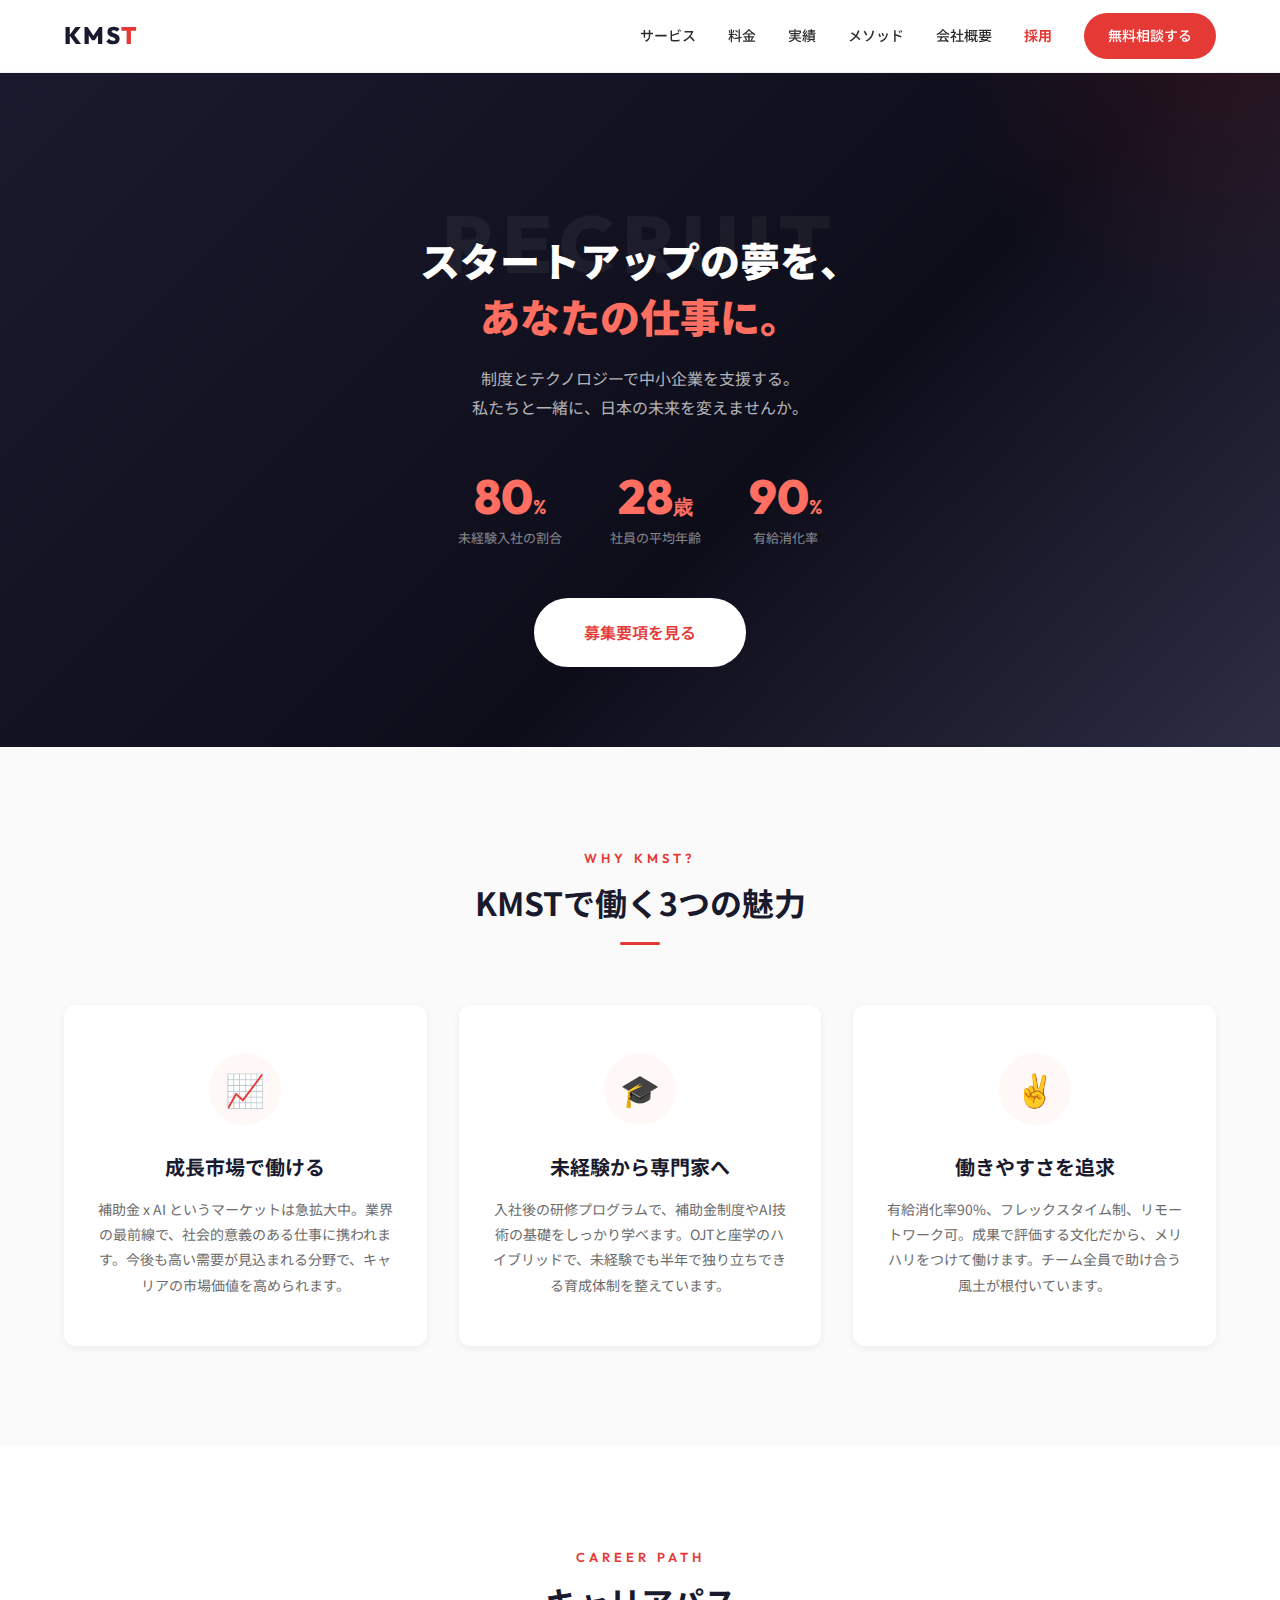
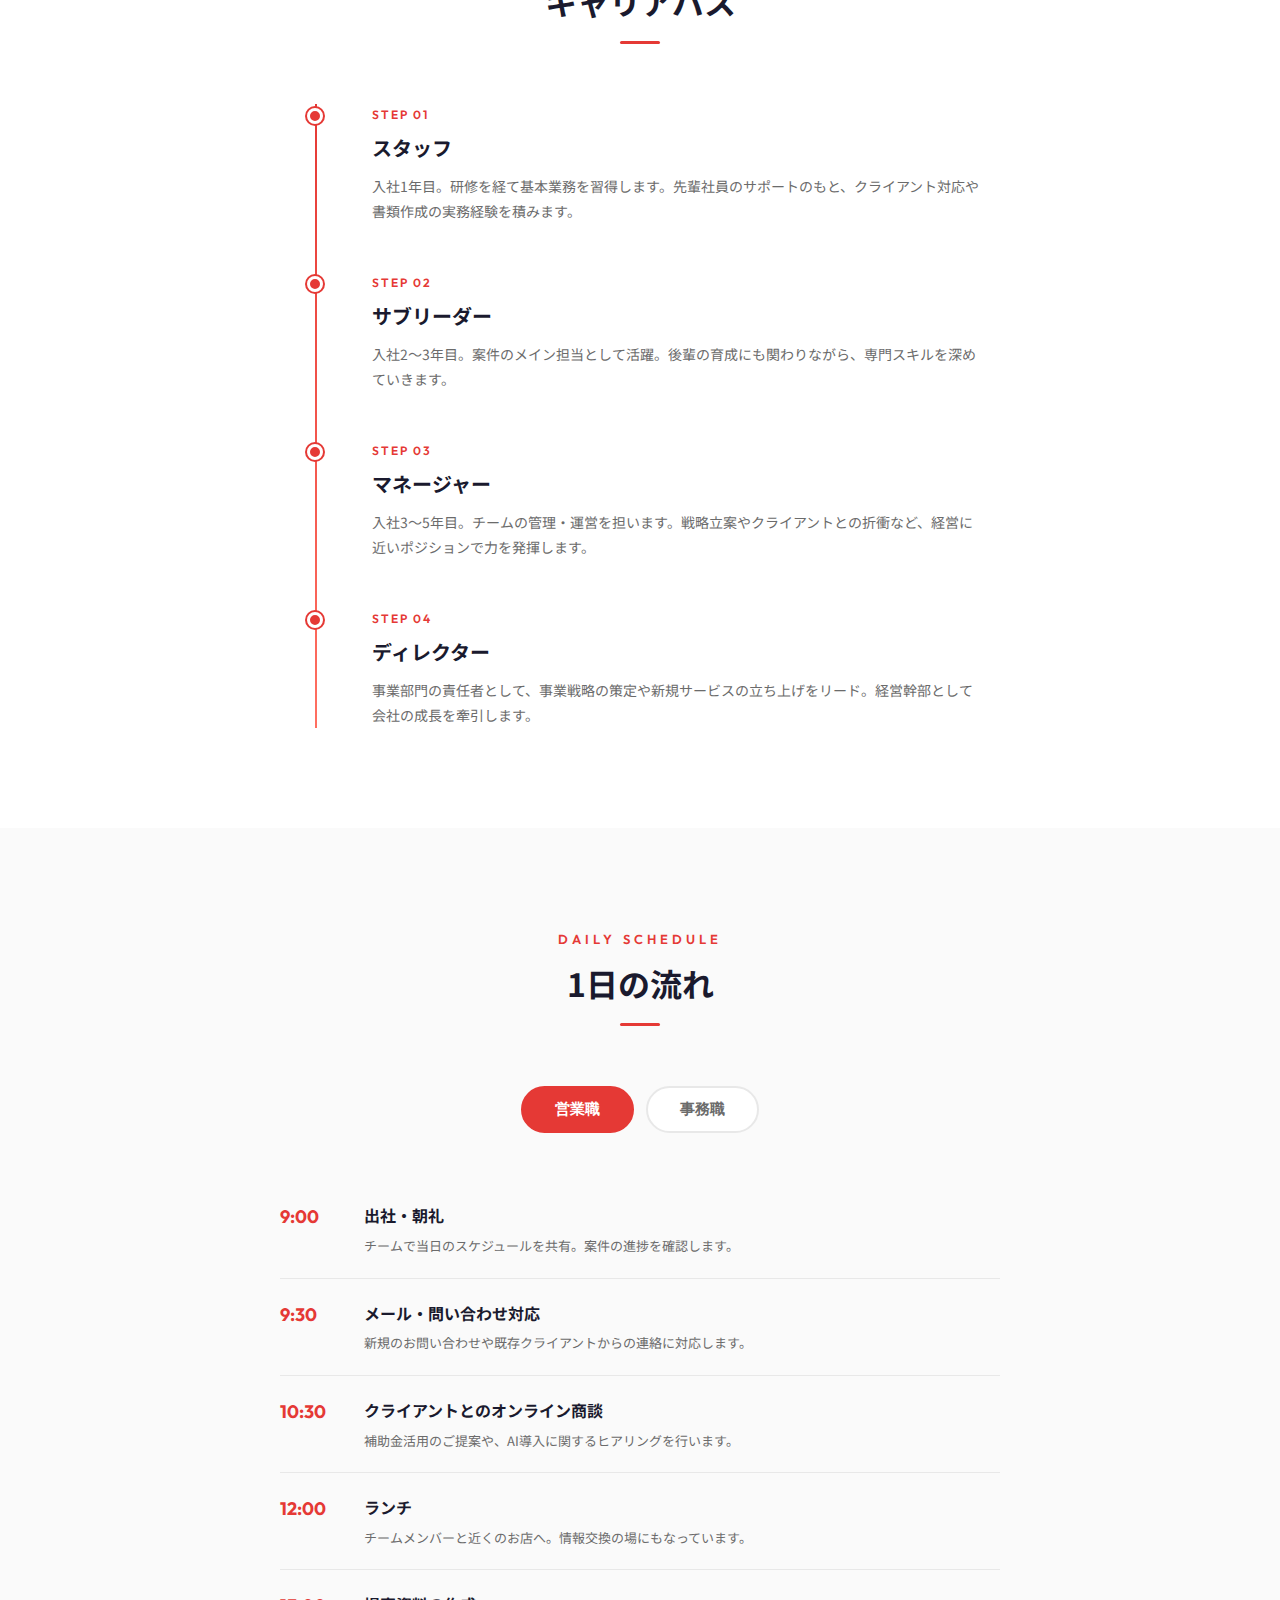
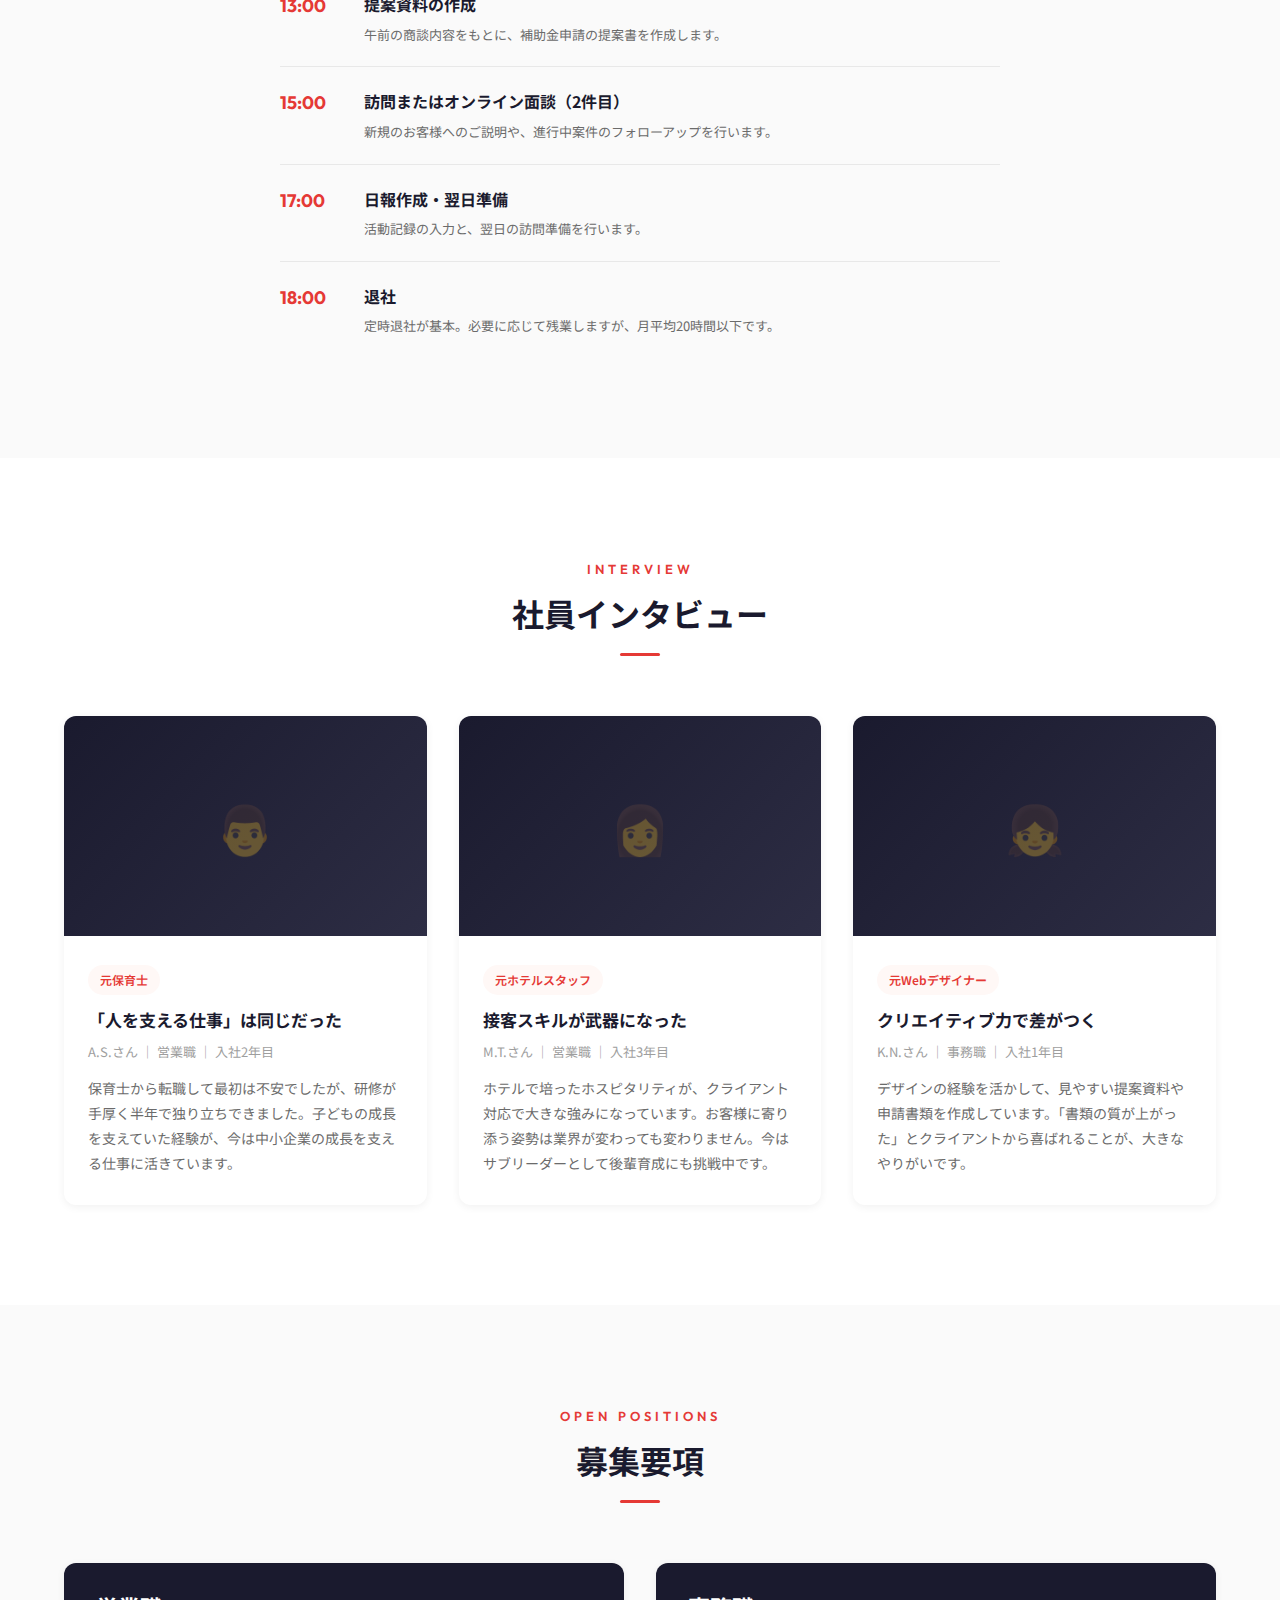
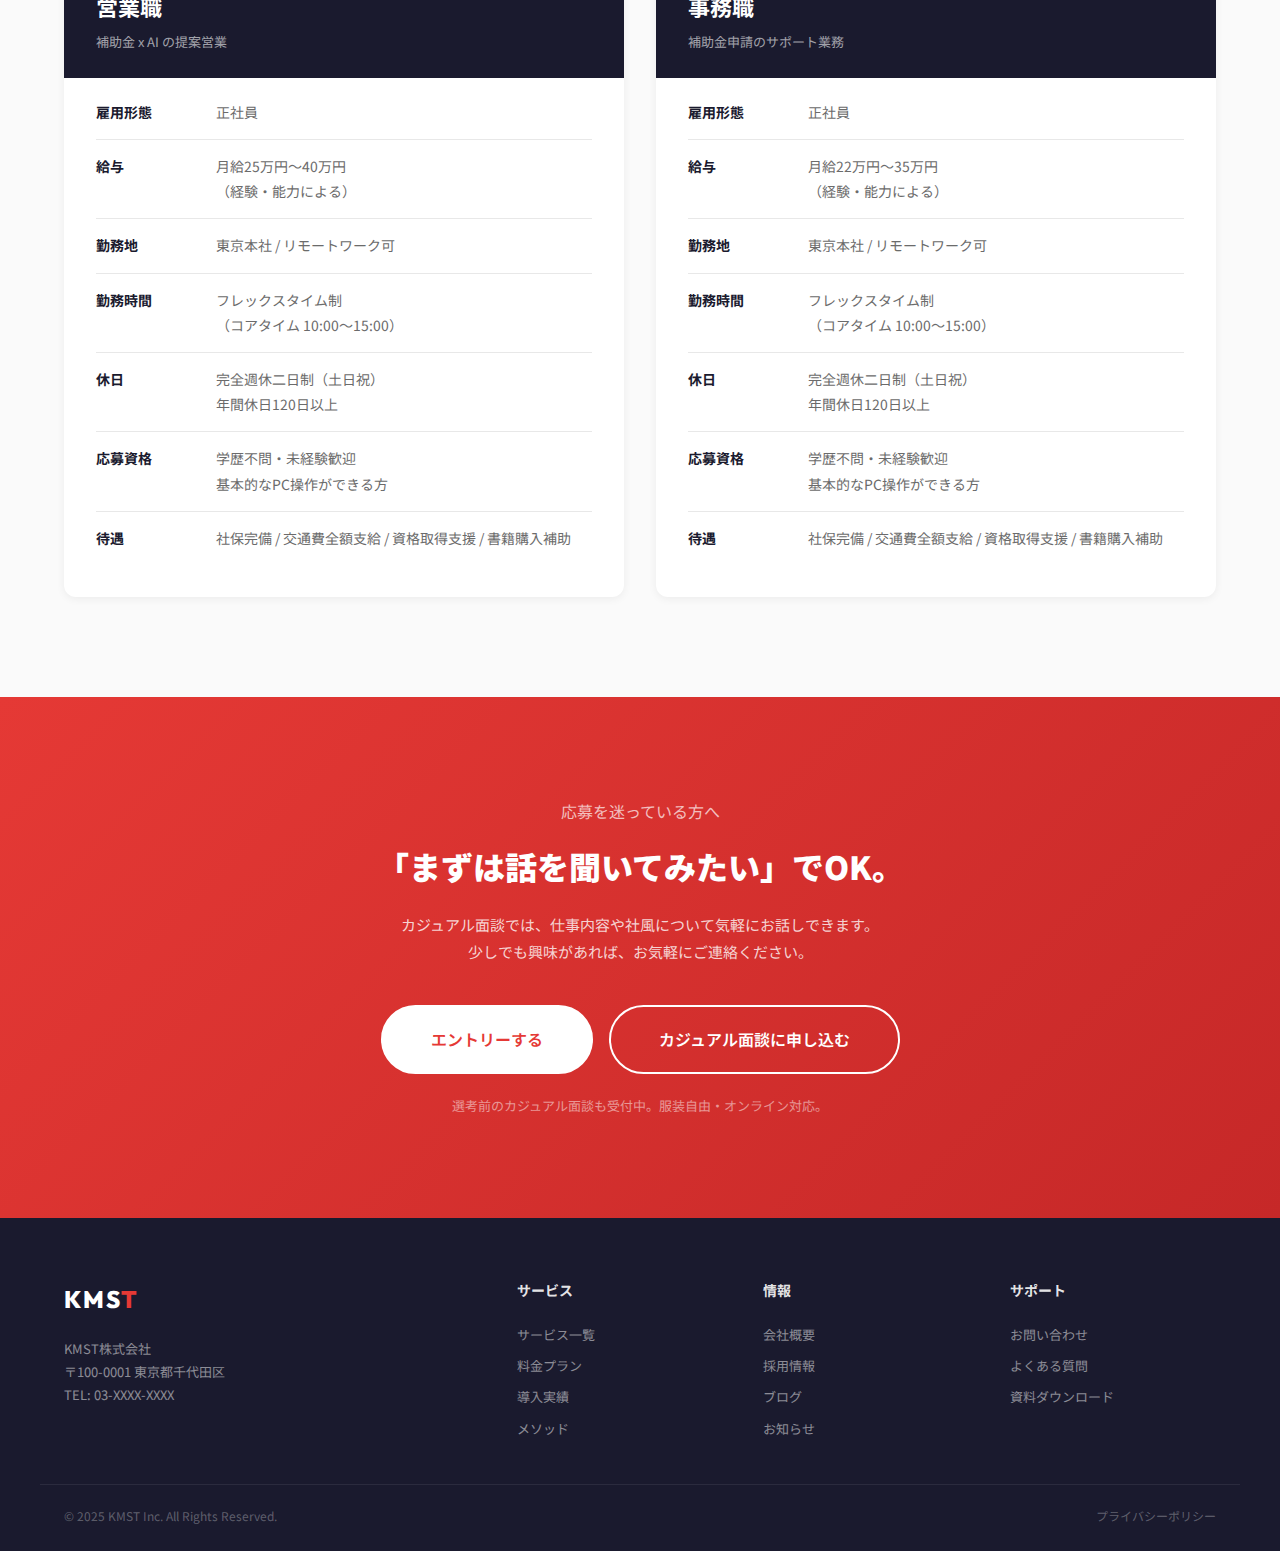
<file: recruit/index.html>
<!DOCTYPE html>
<html lang="ja">
<head>
<meta charset="UTF-8">
<meta name="viewport" content="width=device-width, initial-scale=1.0">
<title>採用情報 | KMST株式会社</title>
<link rel="stylesheet" href="../css/style.css">
<style>
/* ===== 採用ページ固有CSS ===== */

/* --- FV --- */
.km-recruit-fv {
  background: linear-gradient(135deg, var(--km-navy) 0%, #0D0D1A 60%, var(--km-navy-light) 100%);
  padding: 160px 0 80px;
  text-align: center;
  color: #fff;
  position: relative;
  overflow: hidden;
}
.km-recruit-fv::before {
  content: '';
  position: absolute;
  top: -50%;
  right: -20%;
  width: 600px;
  height: 600px;
  background: radial-gradient(circle, rgba(229,57,53,0.12) 0%, transparent 70%);
  border-radius: 50%;
}
.km-recruit-fv-en {
  font-family: 'Outfit', sans-serif;
  font-size: 80px;
  font-weight: 800;
  letter-spacing: 8px;
  color: rgba(255,255,255,0.05);
  position: absolute;
  top: 100px;
  left: 50%;
  transform: translateX(-50%);
  white-space: nowrap;
}
.km-recruit-fv h1 {
  font-size: 40px;
  font-weight: 900;
  line-height: 1.4;
  margin-bottom: 20px;
  position: relative;
}
.km-recruit-fv h1 em {
  color: var(--km-red-light);
  font-style: normal;
}
.km-recruit-fv-sub {
  font-size: 16px;
  color: rgba(255,255,255,0.7);
  max-width: 560px;
  margin: 0 auto 48px;
  line-height: 1.8;
}
.km-recruit-numbers {
  display: flex;
  justify-content: center;
  gap: 48px;
  margin-bottom: 48px;
}
.km-recruit-num {
  text-align: center;
}
.km-recruit-num-value {
  font-family: 'Outfit', sans-serif;
  font-size: 48px;
  font-weight: 800;
  color: var(--km-red-light);
  line-height: 1.1;
}
.km-recruit-num-value span {
  font-size: 20px;
  font-weight: 600;
}
.km-recruit-num-label {
  font-size: 13px;
  color: rgba(255,255,255,0.5);
  margin-top: 4px;
}

/* --- 3つの魅力 --- */
.km-recruit-appeal {
  padding: 100px 0;
  background: var(--km-bg);
}
.km-appeal-grid {
  display: grid;
  grid-template-columns: repeat(3, 1fr);
  gap: 32px;
}
.km-appeal-card {
  background: #fff;
  border-radius: var(--km-radius);
  padding: 48px 32px;
  text-align: center;
  box-shadow: var(--km-shadow-sm);
  transition: var(--km-transition);
}
.km-appeal-card:hover {
  transform: translateY(-6px);
  box-shadow: var(--km-shadow);
}
.km-appeal-icon {
  width: 72px;
  height: 72px;
  background: var(--km-bg-warm);
  border-radius: 50%;
  display: flex;
  align-items: center;
  justify-content: center;
  margin: 0 auto 24px;
  font-size: 32px;
}
.km-appeal-card h3 {
  font-size: 20px;
  font-weight: 700;
  color: var(--km-navy);
  margin-bottom: 12px;
}
.km-appeal-card p {
  font-size: 14px;
  color: var(--km-text-light);
  line-height: 1.8;
}

/* --- キャリアパス --- */
.km-career {
  padding: 100px 0;
  background: #fff;
}
.km-timeline {
  max-width: 680px;
  margin: 0 auto;
  position: relative;
  padding-left: 40px;
}
.km-timeline::before {
  content: '';
  position: absolute;
  left: 15px;
  top: 0;
  bottom: 0;
  width: 2px;
  background: linear-gradient(to bottom, var(--km-red), var(--km-red-light));
}
.km-timeline-item {
  position: relative;
  padding: 0 0 48px 32px;
}
.km-timeline-item:last-child {
  padding-bottom: 0;
}
.km-timeline-dot {
  position: absolute;
  left: -33px;
  top: 4px;
  width: 16px;
  height: 16px;
  background: var(--km-red);
  border-radius: 50%;
  border: 3px solid #fff;
  box-shadow: 0 0 0 2px var(--km-red);
}
.km-timeline-year {
  font-family: 'Outfit', sans-serif;
  font-size: 12px;
  font-weight: 600;
  color: var(--km-red);
  letter-spacing: 2px;
  margin-bottom: 4px;
}
.km-timeline-item h3 {
  font-size: 20px;
  font-weight: 700;
  color: var(--km-navy);
  margin-bottom: 8px;
}
.km-timeline-item p {
  font-size: 14px;
  color: var(--km-text-light);
  line-height: 1.8;
}

/* --- 1日の流れ --- */
.km-daily {
  padding: 100px 0;
  background: var(--km-bg);
}
.km-daily-tabs {
  display: flex;
  justify-content: center;
  gap: 12px;
  margin-bottom: 48px;
}
.km-daily-tab {
  padding: 12px 32px;
  border-radius: 50px;
  font-size: 15px;
  font-weight: 600;
  cursor: pointer;
  border: 2px solid var(--km-border);
  background: #fff;
  color: var(--km-text-light);
  transition: var(--km-transition);
}
.km-daily-tab.active {
  background: var(--km-red);
  color: #fff;
  border-color: var(--km-red);
}
.km-daily-content {
  display: none;
  max-width: 720px;
  margin: 0 auto;
}
.km-daily-content.active {
  display: block;
}
.km-daily-row {
  display: flex;
  align-items: flex-start;
  gap: 24px;
  padding: 20px 0;
  border-bottom: 1px solid var(--km-border);
}
.km-daily-row:last-child {
  border-bottom: none;
}
.km-daily-time {
  font-family: 'Outfit', sans-serif;
  font-size: 18px;
  font-weight: 700;
  color: var(--km-red);
  min-width: 60px;
  flex-shrink: 0;
}
.km-daily-desc h4 {
  font-size: 16px;
  font-weight: 700;
  color: var(--km-navy);
  margin-bottom: 4px;
}
.km-daily-desc p {
  font-size: 13px;
  color: var(--km-text-light);
}

/* --- 社員インタビュー --- */
.km-interview {
  padding: 100px 0;
  background: #fff;
}
.km-interview-grid {
  display: grid;
  grid-template-columns: repeat(3, 1fr);
  gap: 32px;
}
.km-interview-card {
  background: #fff;
  border-radius: var(--km-radius);
  box-shadow: var(--km-shadow-sm);
  overflow: hidden;
  transition: var(--km-transition);
}
.km-interview-card:hover {
  transform: translateY(-4px);
  box-shadow: var(--km-shadow);
}
.km-interview-photo {
  width: 100%;
  height: 220px;
  background: linear-gradient(135deg, var(--km-navy) 0%, var(--km-navy-light) 100%);
  display: flex;
  align-items: center;
  justify-content: center;
  color: rgba(255,255,255,0.3);
  font-size: 48px;
}
.km-interview-body {
  padding: 28px 24px;
}
.km-interview-tag {
  display: inline-block;
  padding: 4px 12px;
  background: var(--km-bg-warm);
  color: var(--km-red);
  border-radius: 50px;
  font-size: 12px;
  font-weight: 600;
  margin-bottom: 12px;
}
.km-interview-card h3 {
  font-size: 17px;
  font-weight: 700;
  color: var(--km-navy);
  margin-bottom: 8px;
  line-height: 1.5;
}
.km-interview-meta {
  font-size: 13px;
  color: var(--km-text-muted);
  margin-bottom: 12px;
}
.km-interview-card > .km-interview-body p:last-child {
  font-size: 14px;
  color: var(--km-text-light);
  line-height: 1.8;
}

/* --- 募集要項 --- */
.km-positions {
  padding: 100px 0;
  background: var(--km-bg);
}
.km-positions-grid {
  display: grid;
  grid-template-columns: repeat(2, 1fr);
  gap: 32px;
}
.km-position-card {
  background: #fff;
  border-radius: var(--km-radius);
  box-shadow: var(--km-shadow-sm);
  overflow: hidden;
}
.km-position-header {
  background: var(--km-navy);
  color: #fff;
  padding: 24px 32px;
}
.km-position-header h3 {
  font-size: 22px;
  font-weight: 700;
}
.km-position-header p {
  font-size: 13px;
  color: rgba(255,255,255,0.6);
  margin-top: 4px;
}
.km-position-table {
  padding: 8px 32px 32px;
}
.km-position-table table {
  width: 100%;
}
.km-position-table th,
.km-position-table td {
  padding: 14px 0;
  border-bottom: 1px solid var(--km-border);
  font-size: 14px;
  text-align: left;
  vertical-align: top;
}
.km-position-table th {
  font-weight: 700;
  color: var(--km-navy);
  width: 120px;
  white-space: nowrap;
}
.km-position-table td {
  color: var(--km-text-light);
  line-height: 1.8;
}
.km-position-table tr:last-child th,
.km-position-table tr:last-child td {
  border-bottom: none;
}

/* --- CTA --- */
.km-recruit-cta {
  background: linear-gradient(135deg, var(--km-red) 0%, #C62828 100%);
  padding: 100px 0;
  text-align: center;
  color: #fff;
}
.km-recruit-cta-lead {
  font-size: 16px;
  color: rgba(255,255,255,0.7);
  margin-bottom: 12px;
}
.km-recruit-cta h2 {
  font-size: 32px;
  font-weight: 900;
  margin-bottom: 16px;
}
.km-recruit-cta-sub {
  font-size: 15px;
  color: rgba(255,255,255,0.8);
  margin-bottom: 40px;
}
.km-recruit-cta-btns {
  display: flex;
  gap: 16px;
  justify-content: center;
  flex-wrap: wrap;
}
.km-recruit-cta-note {
  margin-top: 20px;
  font-size: 13px;
  color: rgba(255,255,255,0.5);
}

/* --- レスポンシブ --- */
@media (max-width: 768px) {
  .km-recruit-fv { padding: 120px 0 60px; }
  .km-recruit-fv-en { font-size: 40px; top: 80px; }
  .km-recruit-fv h1 { font-size: 26px; }
  .km-recruit-numbers { flex-direction: column; gap: 24px; }
  .km-recruit-num-value { font-size: 36px; }
  .km-appeal-grid { grid-template-columns: 1fr; }
  .km-appeal-card { padding: 36px 24px; }
  .km-timeline { padding-left: 32px; }
  .km-daily-tabs { flex-direction: column; align-items: center; }
  .km-daily-row { flex-direction: column; gap: 8px; }
  .km-daily-time { min-width: auto; }
  .km-interview-grid { grid-template-columns: 1fr; }
  .km-positions-grid { grid-template-columns: 1fr; }
  .km-position-table { padding: 8px 20px 24px; }
  .km-position-header { padding: 20px; }
  .km-recruit-cta h2 { font-size: 24px; }
  .km-recruit-cta-btns { flex-direction: column; align-items: center; }
  .km-recruit-cta-btns .km-btn { width: 100%; max-width: 320px; justify-content: center; }
}
</style>
</head>
<body>

<!-- ===== ヘッダー ===== -->
<header class="km-header">
  <div class="km-header-inner">
    <a href="/kmst-site/" class="km-logo">KMS<span>T</span></a>
    <nav class="km-nav">
      <a href="/kmst-site/service/">サービス</a>
      <a href="/kmst-site/pricing/">料金</a>
      <a href="/kmst-site/case/">実績</a>
      <a href="/kmst-site/method/">メソッド</a>
      <a href="/kmst-site/company/">会社概要</a>
      <a href="/kmst-site/recruit/" class="active">採用</a>
      <a href="/kmst-site/contact/" class="km-nav-cta">無料相談する</a>
    </nav>
    <div class="km-hamburger" id="js-hamburger">
      <span></span>
      <span></span>
      <span></span>
    </div>
  </div>
</header>

<!-- ===== モバイルナビ ===== -->
<nav class="km-mobile-nav" id="js-mobile-nav">
  <a href="/kmst-site/service/">サービス</a>
  <a href="/kmst-site/pricing/">料金</a>
  <a href="/kmst-site/case/">実績</a>
  <a href="/kmst-site/method/">メソッド</a>
  <a href="/kmst-site/company/">会社概要</a>
  <a href="/kmst-site/recruit/">採用</a>
  <a href="/kmst-site/contact/" class="km-nav-cta">無料相談する</a>
</nav>

<!-- ===== FV ===== -->
<section class="km-recruit-fv">
  <div class="km-recruit-fv-en">RECRUIT</div>
  <div class="km-container">
    <h1>スタートアップの夢を、<br><em>あなたの仕事に。</em></h1>
    <p class="km-recruit-fv-sub">制度とテクノロジーで中小企業を支援する。<br>私たちと一緒に、日本の未来を変えませんか。</p>
    <div class="km-recruit-numbers">
      <div class="km-recruit-num">
        <div class="km-recruit-num-value">80<span>%</span></div>
        <div class="km-recruit-num-label">未経験入社の割合</div>
      </div>
      <div class="km-recruit-num">
        <div class="km-recruit-num-value">28<span>歳</span></div>
        <div class="km-recruit-num-label">社員の平均年齢</div>
      </div>
      <div class="km-recruit-num">
        <div class="km-recruit-num-value">90<span>%</span></div>
        <div class="km-recruit-num-label">有給消化率</div>
      </div>
    </div>
    <a href="#positions" class="km-btn km-btn--white km-btn--lg">募集要項を見る</a>
  </div>
</section>

<!-- ===== 3つの魅力 ===== -->
<section class="km-recruit-appeal">
  <div class="km-container">
    <div class="km-sh">
      <div class="km-sh-en">WHY KMST?</div>
      <h2 class="km-sh-title">KMSTで働く3つの魅力</h2>
      <div class="km-sh-line"></div>
    </div>
    <div class="km-appeal-grid">
      <div class="km-appeal-card">
        <div class="km-appeal-icon">&#128200;</div>
        <h3>成長市場で働ける</h3>
        <p>補助金 x AI というマーケットは急拡大中。業界の最前線で、社会的意義のある仕事に携われます。今後も高い需要が見込まれる分野で、キャリアの市場価値を高められます。</p>
      </div>
      <div class="km-appeal-card">
        <div class="km-appeal-icon">&#127891;</div>
        <h3>未経験から専門家へ</h3>
        <p>入社後の研修プログラムで、補助金制度やAI技術の基礎をしっかり学べます。OJTと座学のハイブリッドで、未経験でも半年で独り立ちできる育成体制を整えています。</p>
      </div>
      <div class="km-appeal-card">
        <div class="km-appeal-icon">&#9996;</div>
        <h3>働きやすさを追求</h3>
        <p>有給消化率90%、フレックスタイム制、リモートワーク可。成果で評価する文化だから、メリハリをつけて働けます。チーム全員で助け合う風土が根付いています。</p>
      </div>
    </div>
  </div>
</section>

<!-- ===== キャリアパス ===== -->
<section class="km-career">
  <div class="km-container">
    <div class="km-sh">
      <div class="km-sh-en">CAREER PATH</div>
      <h2 class="km-sh-title">キャリアパス</h2>
      <div class="km-sh-line"></div>
    </div>
    <div class="km-timeline">
      <div class="km-timeline-item">
        <div class="km-timeline-dot"></div>
        <div class="km-timeline-year">STEP 01</div>
        <h3>スタッフ</h3>
        <p>入社1年目。研修を経て基本業務を習得します。先輩社員のサポートのもと、クライアント対応や書類作成の実務経験を積みます。</p>
      </div>
      <div class="km-timeline-item">
        <div class="km-timeline-dot"></div>
        <div class="km-timeline-year">STEP 02</div>
        <h3>サブリーダー</h3>
        <p>入社2〜3年目。案件のメイン担当として活躍。後輩の育成にも関わりながら、専門スキルを深めていきます。</p>
      </div>
      <div class="km-timeline-item">
        <div class="km-timeline-dot"></div>
        <div class="km-timeline-year">STEP 03</div>
        <h3>マネージャー</h3>
        <p>入社3〜5年目。チームの管理・運営を担います。戦略立案やクライアントとの折衝など、経営に近いポジションで力を発揮します。</p>
      </div>
      <div class="km-timeline-item">
        <div class="km-timeline-dot"></div>
        <div class="km-timeline-year">STEP 04</div>
        <h3>ディレクター</h3>
        <p>事業部門の責任者として、事業戦略の策定や新規サービスの立ち上げをリード。経営幹部として会社の成長を牽引します。</p>
      </div>
    </div>
  </div>
</section>

<!-- ===== 1日の流れ ===== -->
<section class="km-daily">
  <div class="km-container">
    <div class="km-sh">
      <div class="km-sh-en">DAILY SCHEDULE</div>
      <h2 class="km-sh-title">1日の流れ</h2>
      <div class="km-sh-line"></div>
    </div>
    <div class="km-daily-tabs">
      <button class="km-daily-tab active" data-tab="sales">営業職</button>
      <button class="km-daily-tab" data-tab="office">事務職</button>
    </div>
    <div class="km-daily-content active" id="tab-sales">
      <div class="km-daily-row">
        <div class="km-daily-time">9:00</div>
        <div class="km-daily-desc">
          <h4>出社・朝礼</h4>
          <p>チームで当日のスケジュールを共有。案件の進捗を確認します。</p>
        </div>
      </div>
      <div class="km-daily-row">
        <div class="km-daily-time">9:30</div>
        <div class="km-daily-desc">
          <h4>メール・問い合わせ対応</h4>
          <p>新規のお問い合わせや既存クライアントからの連絡に対応します。</p>
        </div>
      </div>
      <div class="km-daily-row">
        <div class="km-daily-time">10:30</div>
        <div class="km-daily-desc">
          <h4>クライアントとのオンライン商談</h4>
          <p>補助金活用のご提案や、AI導入に関するヒアリングを行います。</p>
        </div>
      </div>
      <div class="km-daily-row">
        <div class="km-daily-time">12:00</div>
        <div class="km-daily-desc">
          <h4>ランチ</h4>
          <p>チームメンバーと近くのお店へ。情報交換の場にもなっています。</p>
        </div>
      </div>
      <div class="km-daily-row">
        <div class="km-daily-time">13:00</div>
        <div class="km-daily-desc">
          <h4>提案資料の作成</h4>
          <p>午前の商談内容をもとに、補助金申請の提案書を作成します。</p>
        </div>
      </div>
      <div class="km-daily-row">
        <div class="km-daily-time">15:00</div>
        <div class="km-daily-desc">
          <h4>訪問またはオンライン面談（2件目）</h4>
          <p>新規のお客様へのご説明や、進行中案件のフォローアップを行います。</p>
        </div>
      </div>
      <div class="km-daily-row">
        <div class="km-daily-time">17:00</div>
        <div class="km-daily-desc">
          <h4>日報作成・翌日準備</h4>
          <p>活動記録の入力と、翌日の訪問準備を行います。</p>
        </div>
      </div>
      <div class="km-daily-row">
        <div class="km-daily-time">18:00</div>
        <div class="km-daily-desc">
          <h4>退社</h4>
          <p>定時退社が基本。必要に応じて残業しますが、月平均20時間以下です。</p>
        </div>
      </div>
    </div>
    <div class="km-daily-content" id="tab-office">
      <div class="km-daily-row">
        <div class="km-daily-time">9:00</div>
        <div class="km-daily-desc">
          <h4>出社・メールチェック</h4>
          <p>申請書類の進捗や官公庁からの連絡を確認します。</p>
        </div>
      </div>
      <div class="km-daily-row">
        <div class="km-daily-time">9:30</div>
        <div class="km-daily-desc">
          <h4>申請書類の作成・チェック</h4>
          <p>補助金申請に必要な書類の作成・校正を行います。</p>
        </div>
      </div>
      <div class="km-daily-row">
        <div class="km-daily-time">11:00</div>
        <div class="km-daily-desc">
          <h4>営業チームとの打ち合わせ</h4>
          <p>案件の進捗共有と、必要書類の確認を行います。</p>
        </div>
      </div>
      <div class="km-daily-row">
        <div class="km-daily-time">12:00</div>
        <div class="km-daily-desc">
          <h4>ランチ</h4>
          <p>社内で食べることも、外に出ることも自由です。</p>
        </div>
      </div>
      <div class="km-daily-row">
        <div class="km-daily-time">13:00</div>
        <div class="km-daily-desc">
          <h4>データ入力・管理業務</h4>
          <p>クライアント情報やプロジェクトの進捗をシステムに入力します。</p>
        </div>
      </div>
      <div class="km-daily-row">
        <div class="km-daily-time">15:00</div>
        <div class="km-daily-desc">
          <h4>官公庁への問い合わせ・確認</h4>
          <p>申請内容の不明点を事務局に確認し、書類を修正します。</p>
        </div>
      </div>
      <div class="km-daily-row">
        <div class="km-daily-time">16:30</div>
        <div class="km-daily-desc">
          <h4>翌日のタスク整理</h4>
          <p>申請期限を確認し、優先順位を整理します。</p>
        </div>
      </div>
      <div class="km-daily-row">
        <div class="km-daily-time">18:00</div>
        <div class="km-daily-desc">
          <h4>退社</h4>
          <p>定時退社が基本。繁忙期以外はほぼ定時で帰れます。</p>
        </div>
      </div>
    </div>
  </div>
</section>

<!-- ===== 社員インタビュー ===== -->
<section class="km-interview">
  <div class="km-container">
    <div class="km-sh">
      <div class="km-sh-en">INTERVIEW</div>
      <h2 class="km-sh-title">社員インタビュー</h2>
      <div class="km-sh-line"></div>
    </div>
    <div class="km-interview-grid">
      <div class="km-interview-card">
        <div class="km-interview-photo">&#128104;</div>
        <div class="km-interview-body">
          <span class="km-interview-tag">元保育士</span>
          <h3>「人を支える仕事」は同じだった</h3>
          <p class="km-interview-meta">A.S.さん ｜ 営業職 ｜ 入社2年目</p>
          <p>保育士から転職して最初は不安でしたが、研修が手厚く半年で独り立ちできました。子どもの成長を支えていた経験が、今は中小企業の成長を支える仕事に活きています。</p>
        </div>
      </div>
      <div class="km-interview-card">
        <div class="km-interview-photo">&#128105;</div>
        <div class="km-interview-body">
          <span class="km-interview-tag">元ホテルスタッフ</span>
          <h3>接客スキルが武器になった</h3>
          <p class="km-interview-meta">M.T.さん ｜ 営業職 ｜ 入社3年目</p>
          <p>ホテルで培ったホスピタリティが、クライアント対応で大きな強みになっています。お客様に寄り添う姿勢は業界が変わっても変わりません。今はサブリーダーとして後輩育成にも挑戦中です。</p>
        </div>
      </div>
      <div class="km-interview-card">
        <div class="km-interview-photo">&#128103;</div>
        <div class="km-interview-body">
          <span class="km-interview-tag">元Webデザイナー</span>
          <h3>クリエイティブ力で差がつく</h3>
          <p class="km-interview-meta">K.N.さん ｜ 事務職 ｜ 入社1年目</p>
          <p>デザインの経験を活かして、見やすい提案資料や申請書類を作成しています。「書類の質が上がった」とクライアントから喜ばれることが、大きなやりがいです。</p>
        </div>
      </div>
    </div>
  </div>
</section>

<!-- ===== 募集要項 ===== -->
<section class="km-positions" id="positions">
  <div class="km-container">
    <div class="km-sh">
      <div class="km-sh-en">OPEN POSITIONS</div>
      <h2 class="km-sh-title">募集要項</h2>
      <div class="km-sh-line"></div>
    </div>
    <div class="km-positions-grid">
      <div class="km-position-card">
        <div class="km-position-header">
          <h3>営業職</h3>
          <p>補助金 x AI の提案営業</p>
        </div>
        <div class="km-position-table">
          <table>
            <tr><th>雇用形態</th><td>正社員</td></tr>
            <tr><th>給与</th><td>月給25万円〜40万円<br>（経験・能力による）</td></tr>
            <tr><th>勤務地</th><td>東京本社 / リモートワーク可</td></tr>
            <tr><th>勤務時間</th><td>フレックスタイム制<br>（コアタイム 10:00〜15:00）</td></tr>
            <tr><th>休日</th><td>完全週休二日制（土日祝）<br>年間休日120日以上</td></tr>
            <tr><th>応募資格</th><td>学歴不問・未経験歓迎<br>基本的なPC操作ができる方</td></tr>
            <tr><th>待遇</th><td>社保完備 / 交通費全額支給 / 資格取得支援 / 書籍購入補助</td></tr>
          </table>
        </div>
      </div>
      <div class="km-position-card">
        <div class="km-position-header">
          <h3>事務職</h3>
          <p>補助金申請のサポート業務</p>
        </div>
        <div class="km-position-table">
          <table>
            <tr><th>雇用形態</th><td>正社員</td></tr>
            <tr><th>給与</th><td>月給22万円〜35万円<br>（経験・能力による）</td></tr>
            <tr><th>勤務地</th><td>東京本社 / リモートワーク可</td></tr>
            <tr><th>勤務時間</th><td>フレックスタイム制<br>（コアタイム 10:00〜15:00）</td></tr>
            <tr><th>休日</th><td>完全週休二日制（土日祝）<br>年間休日120日以上</td></tr>
            <tr><th>応募資格</th><td>学歴不問・未経験歓迎<br>基本的なPC操作ができる方</td></tr>
            <tr><th>待遇</th><td>社保完備 / 交通費全額支給 / 資格取得支援 / 書籍購入補助</td></tr>
          </table>
        </div>
      </div>
    </div>
  </div>
</section>

<!-- ===== CTA ===== -->
<section class="km-recruit-cta">
  <div class="km-container">
    <p class="km-recruit-cta-lead">応募を迷っている方へ</p>
    <h2>「まずは話を聞いてみたい」でOK。</h2>
    <p class="km-recruit-cta-sub">カジュアル面談では、仕事内容や社風について気軽にお話しできます。<br>少しでも興味があれば、お気軽にご連絡ください。</p>
    <div class="km-recruit-cta-btns">
      <a href="/kmst-site/contact/" class="km-btn km-btn--white km-btn--lg">エントリーする</a>
      <a href="/kmst-site/contact/" class="km-btn km-btn--outline km-btn--lg" style="border-color:#fff;color:#fff;">カジュアル面談に申し込む</a>
    </div>
    <p class="km-recruit-cta-note">選考前のカジュアル面談も受付中。服装自由・オンライン対応。</p>
  </div>
</section>

<!-- ===== フッター ===== -->
<footer class="km-footer">
  <div class="km-footer-inner">
    <div class="km-footer-brand">
      <span class="km-logo">KMS<span>T</span></span>
      <p>KMST株式会社<br>〒100-0001 東京都千代田区<br>TEL: 03-XXXX-XXXX</p>
    </div>
    <div class="km-footer-nav">
      <h4>サービス</h4>
      <a href="/kmst-site/service/">サービス一覧</a>
      <a href="/kmst-site/pricing/">料金プラン</a>
      <a href="/kmst-site/case/">導入実績</a>
      <a href="/kmst-site/method/">メソッド</a>
    </div>
    <div class="km-footer-nav">
      <h4>情報</h4>
      <a href="/kmst-site/company/">会社概要</a>
      <a href="/kmst-site/recruit/">採用情報</a>
      <a href="#">ブログ</a>
      <a href="#">お知らせ</a>
    </div>
    <div class="km-footer-nav">
      <h4>サポート</h4>
      <a href="/kmst-site/contact/">お問い合わせ</a>
      <a href="#">よくある質問</a>
      <a href="#">資料ダウンロード</a>
    </div>
  </div>
  <div class="km-footer-bottom">
    <p>&copy; 2025 KMST Inc. All Rights Reserved.</p>
    <a href="/kmst-site/privacy/">プライバシーポリシー</a>
  </div>
</footer>

<!-- ===== モバイル固定CTA ===== -->
<div class="km-fixed-cta">
  <a href="/kmst-site/contact/" class="km-fc-primary">無料相談する</a>
  <a href="tel:03XXXXXXXX" class="km-fc-secondary">電話する</a>
</div>

<!-- ===== JS ===== -->
<script>
(function() {
  var hamburger = document.getElementById('js-hamburger');
  var mobileNav = document.getElementById('js-mobile-nav');
  hamburger.addEventListener('click', function() {
    hamburger.classList.toggle('open');
    mobileNav.classList.toggle('open');
  });

  // タブ切り替え
  var tabs = document.querySelectorAll('.km-daily-tab');
  tabs.forEach(function(tab) {
    tab.addEventListener('click', function() {
      tabs.forEach(function(t) { t.classList.remove('active'); });
      tab.classList.add('active');
      document.querySelectorAll('.km-daily-content').forEach(function(c) { c.classList.remove('active'); });
      document.getElementById('tab-' + tab.getAttribute('data-tab')).classList.add('active');
    });
  });
})();
</script>

</body>
</html>
</file>
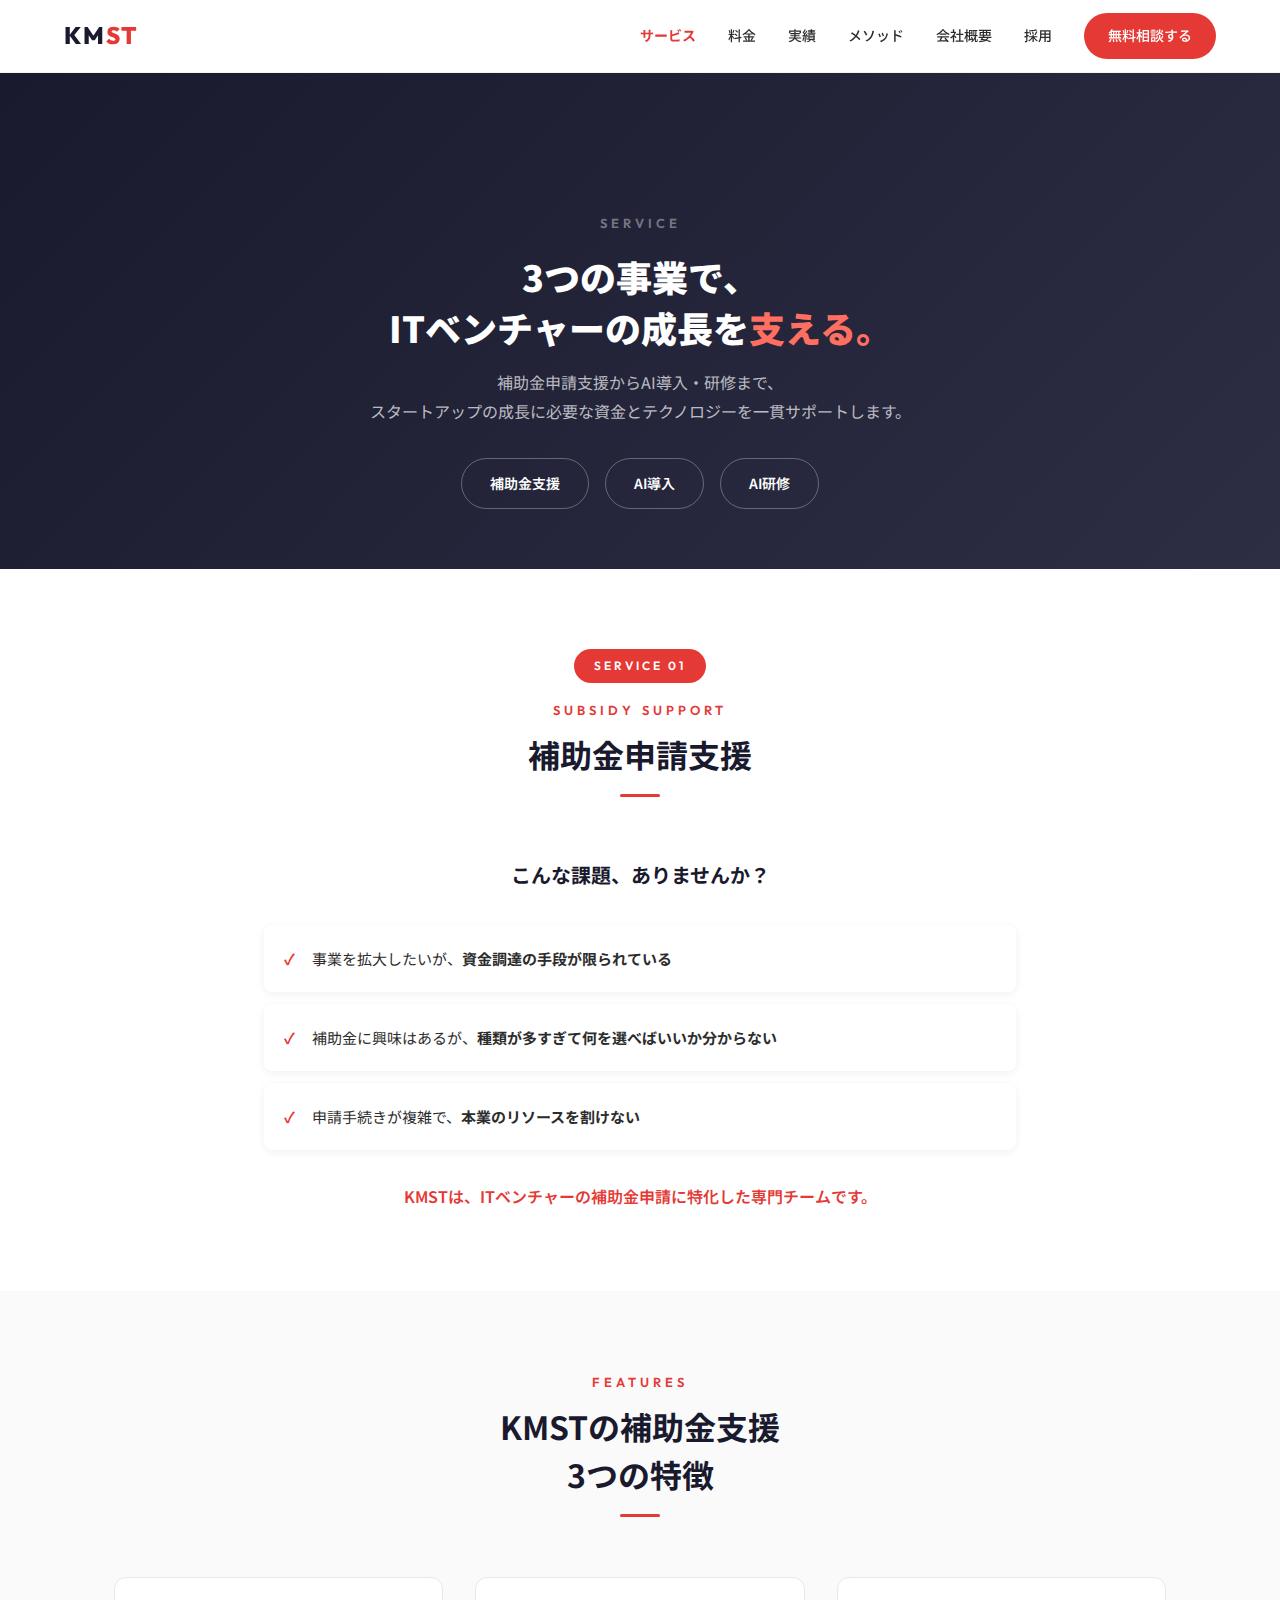
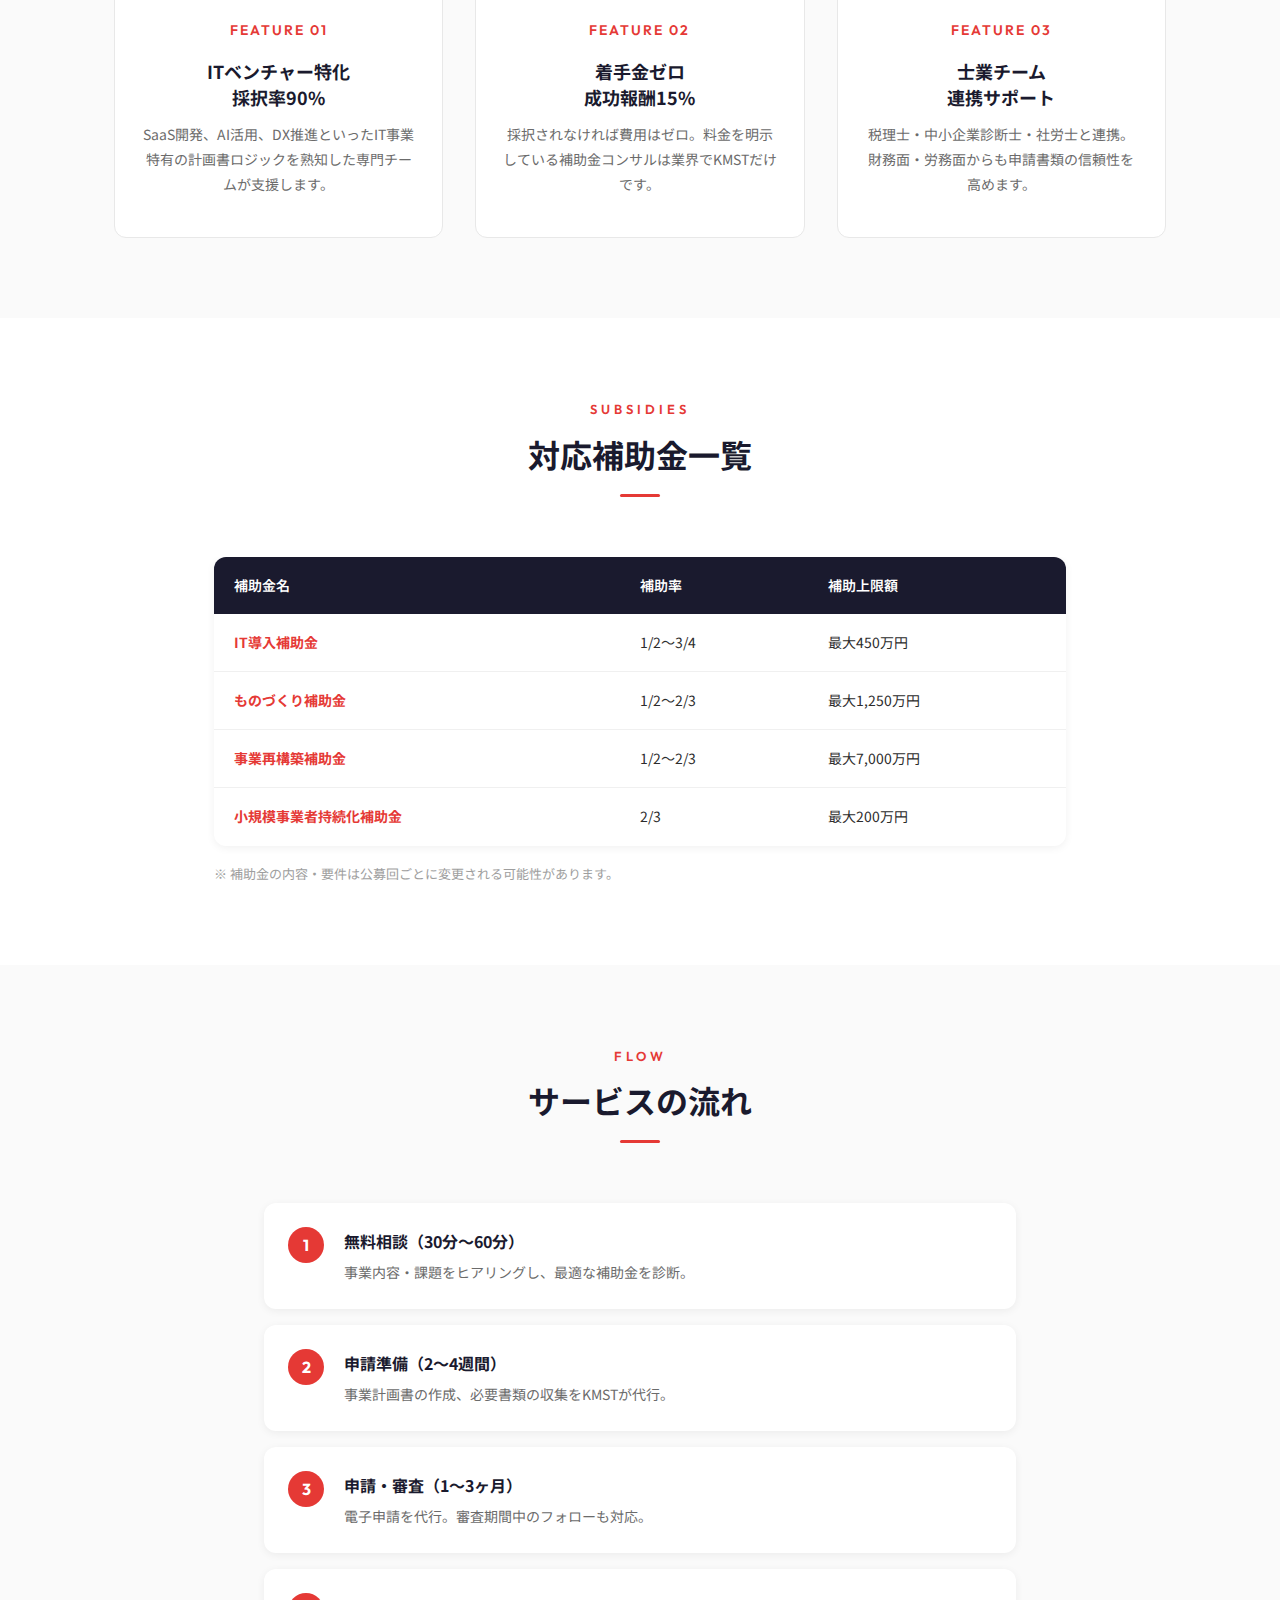
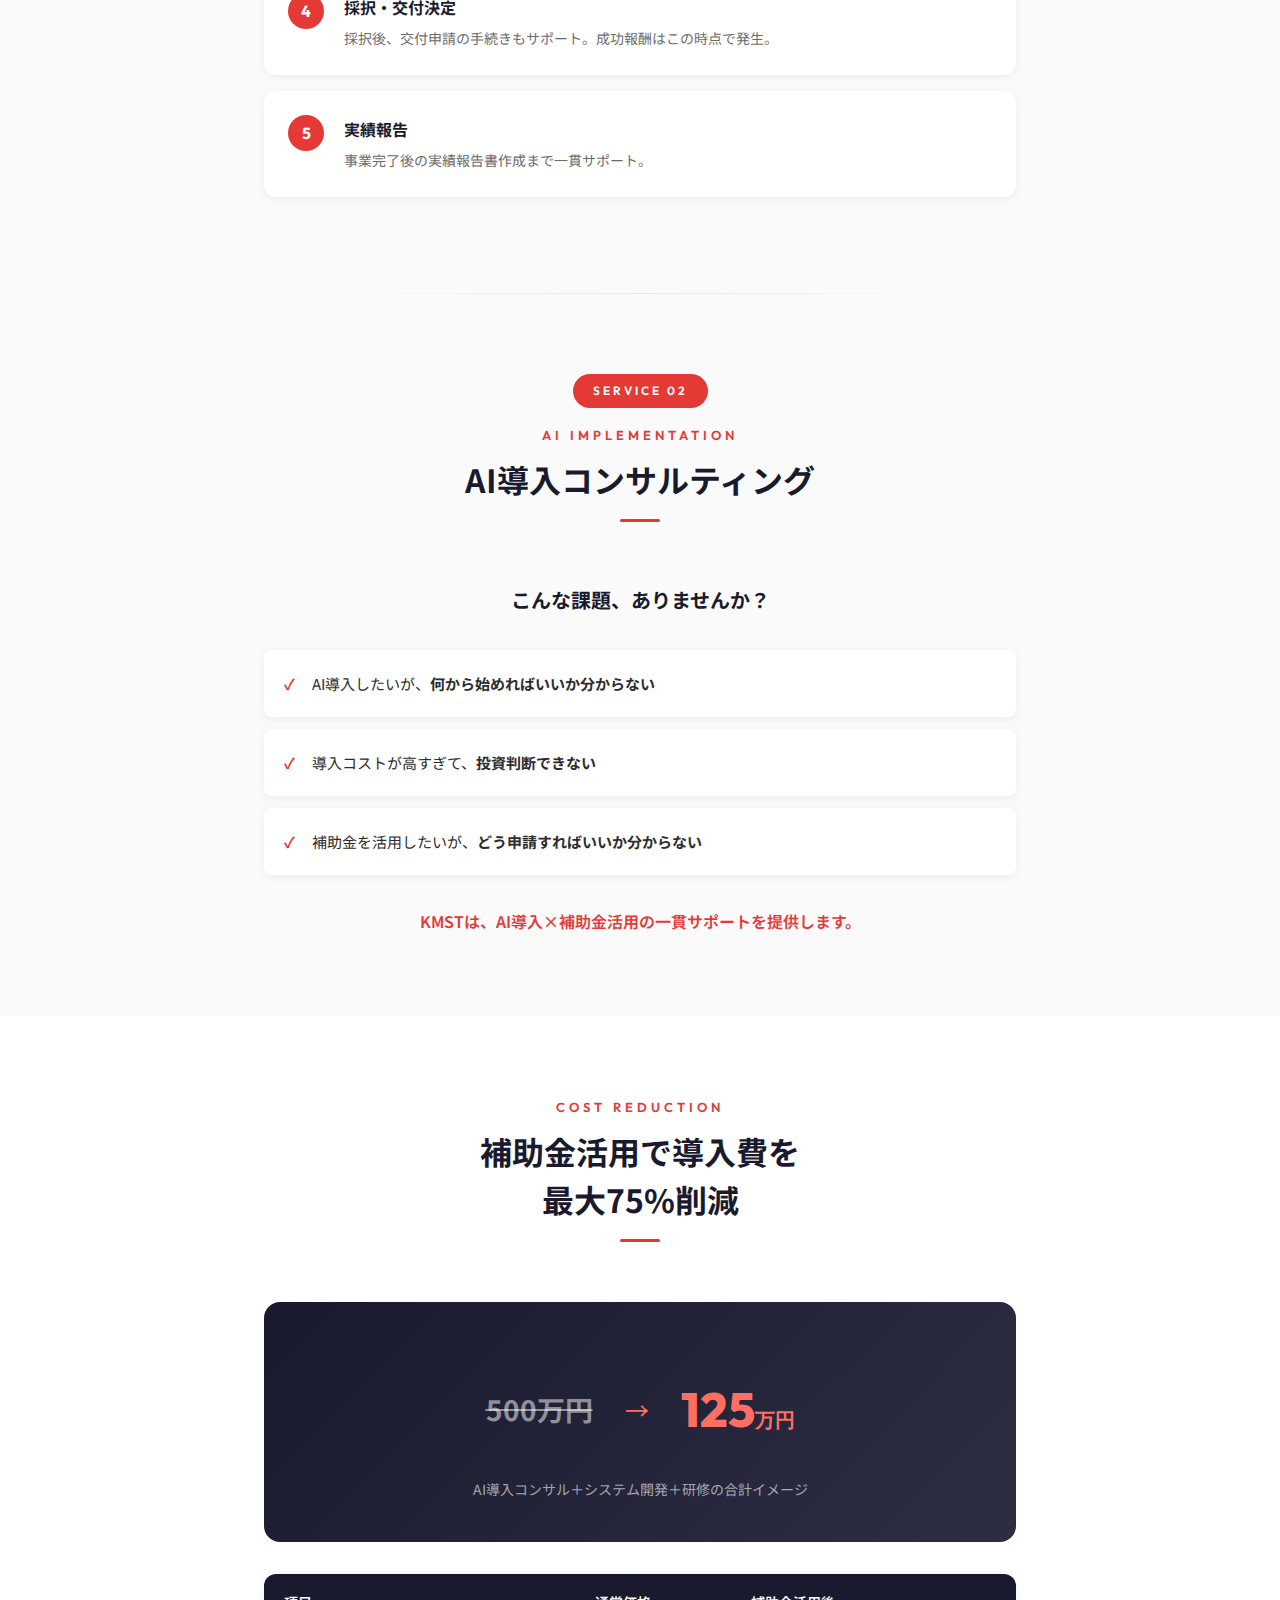
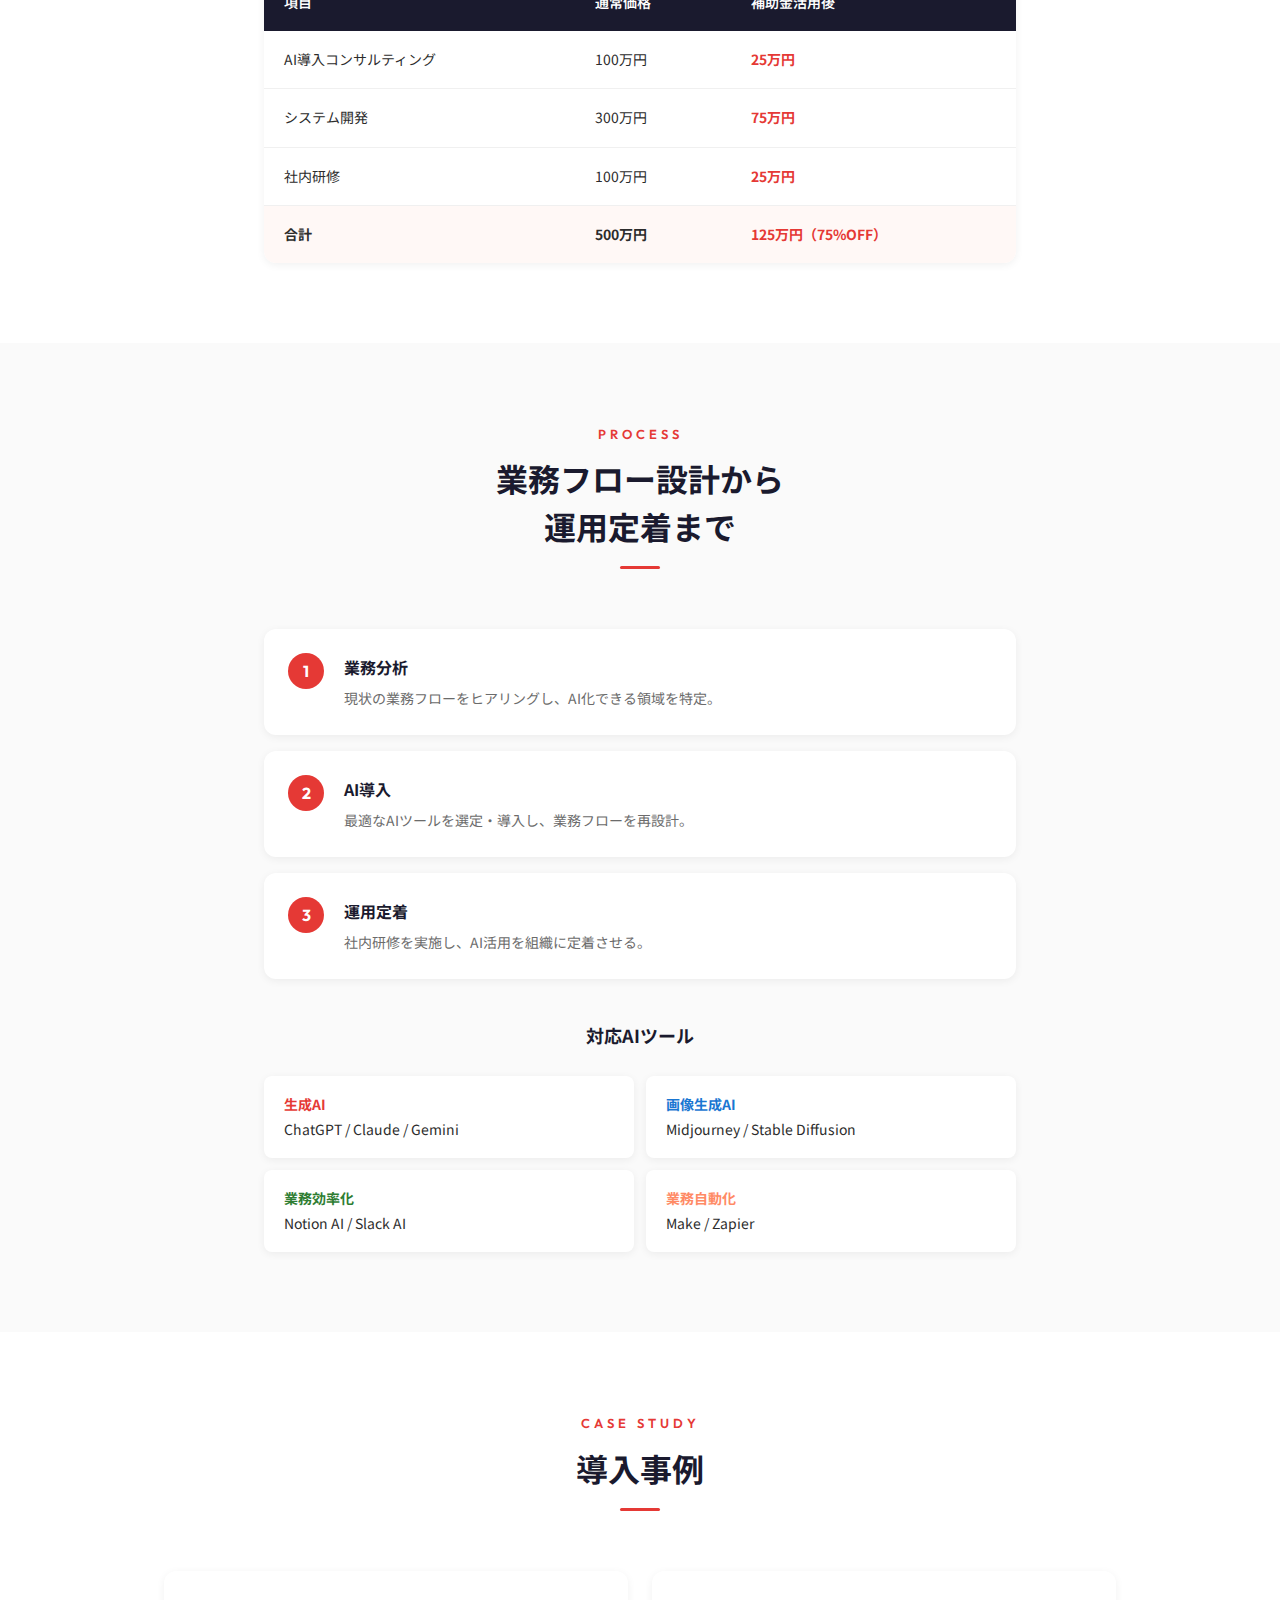
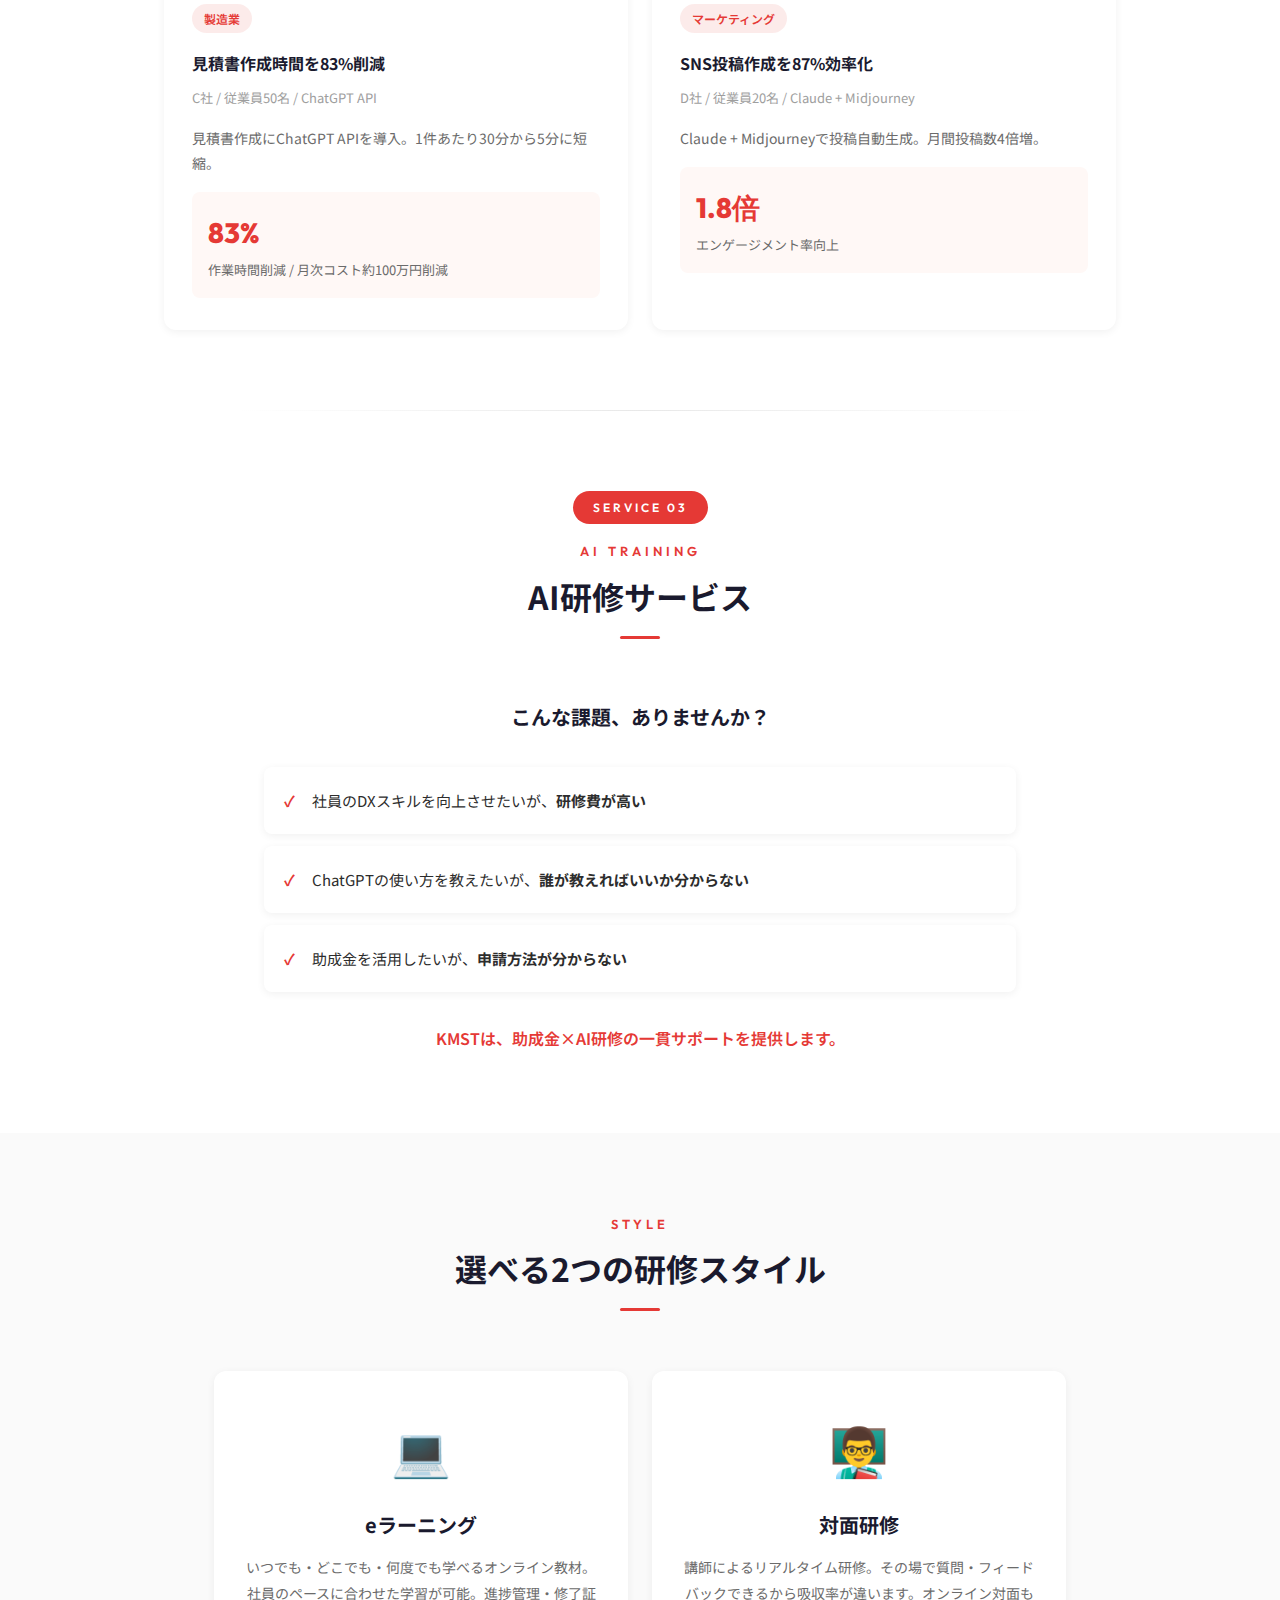
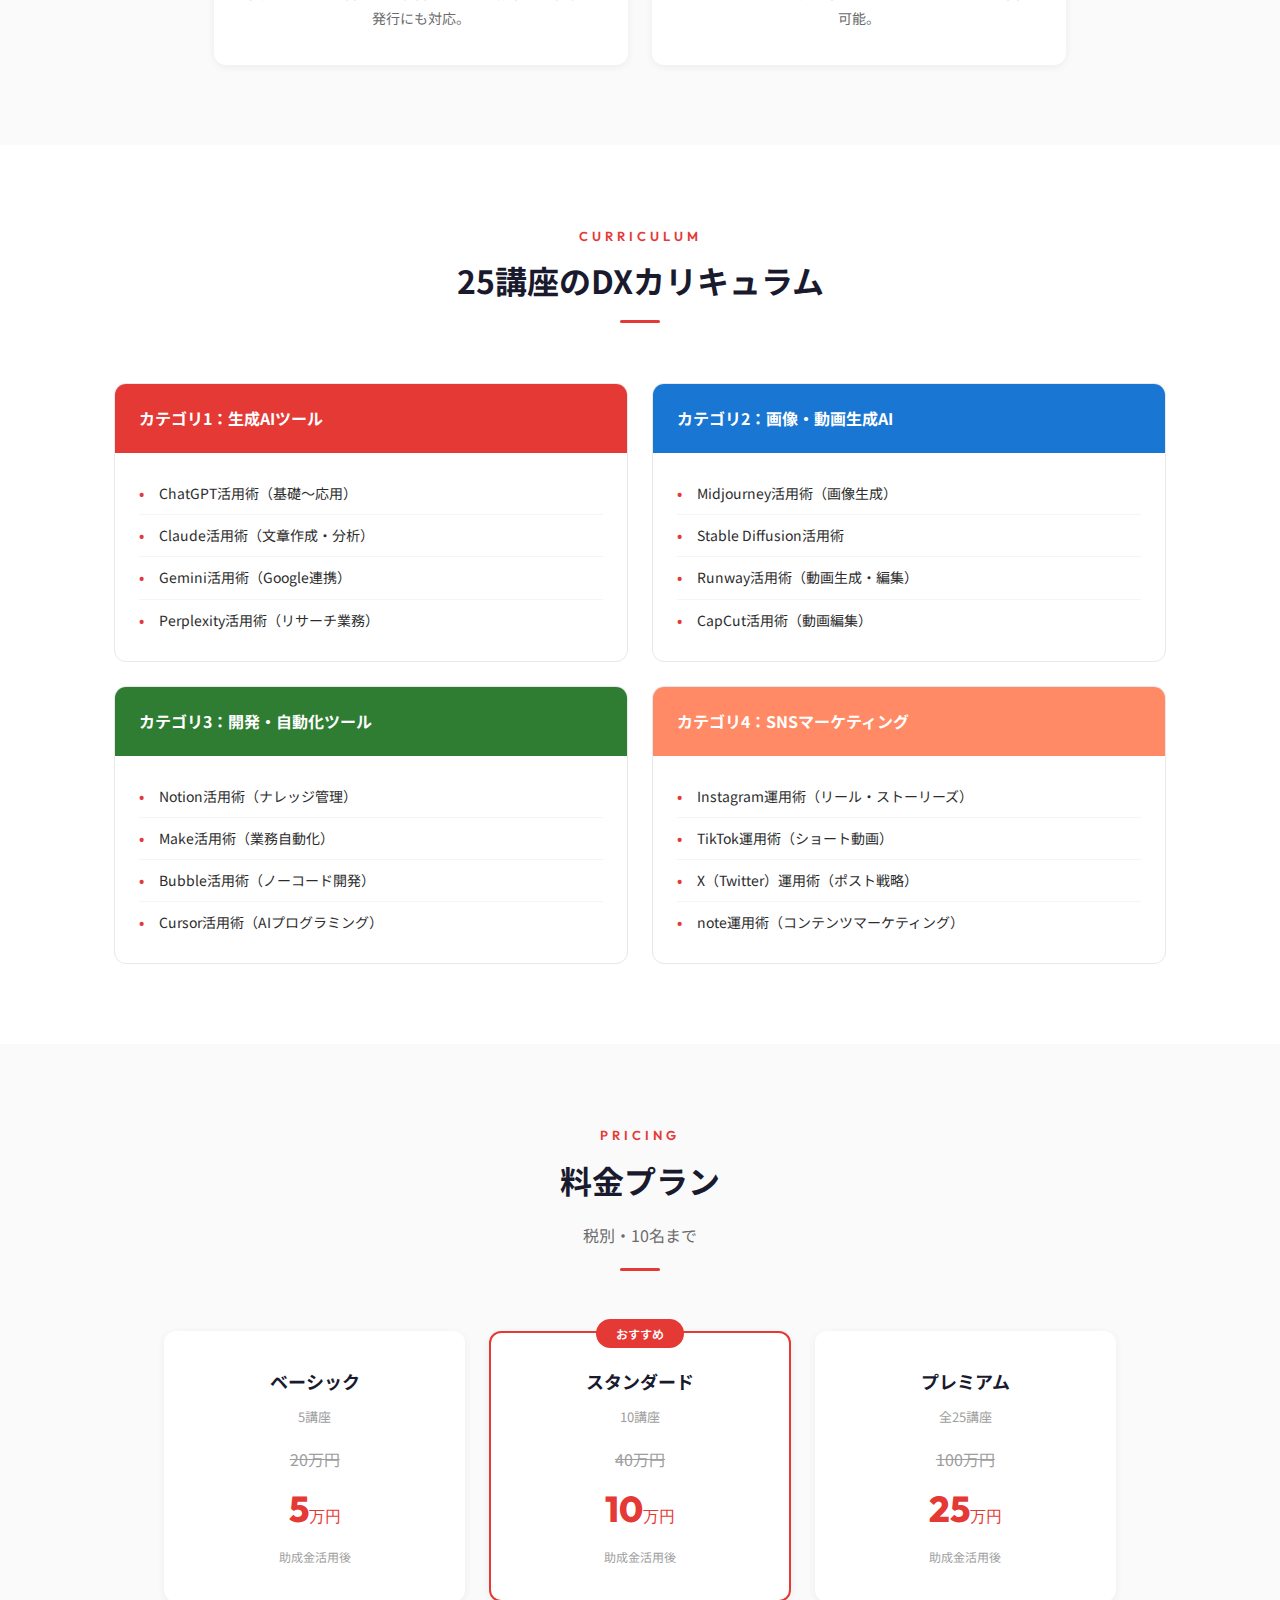
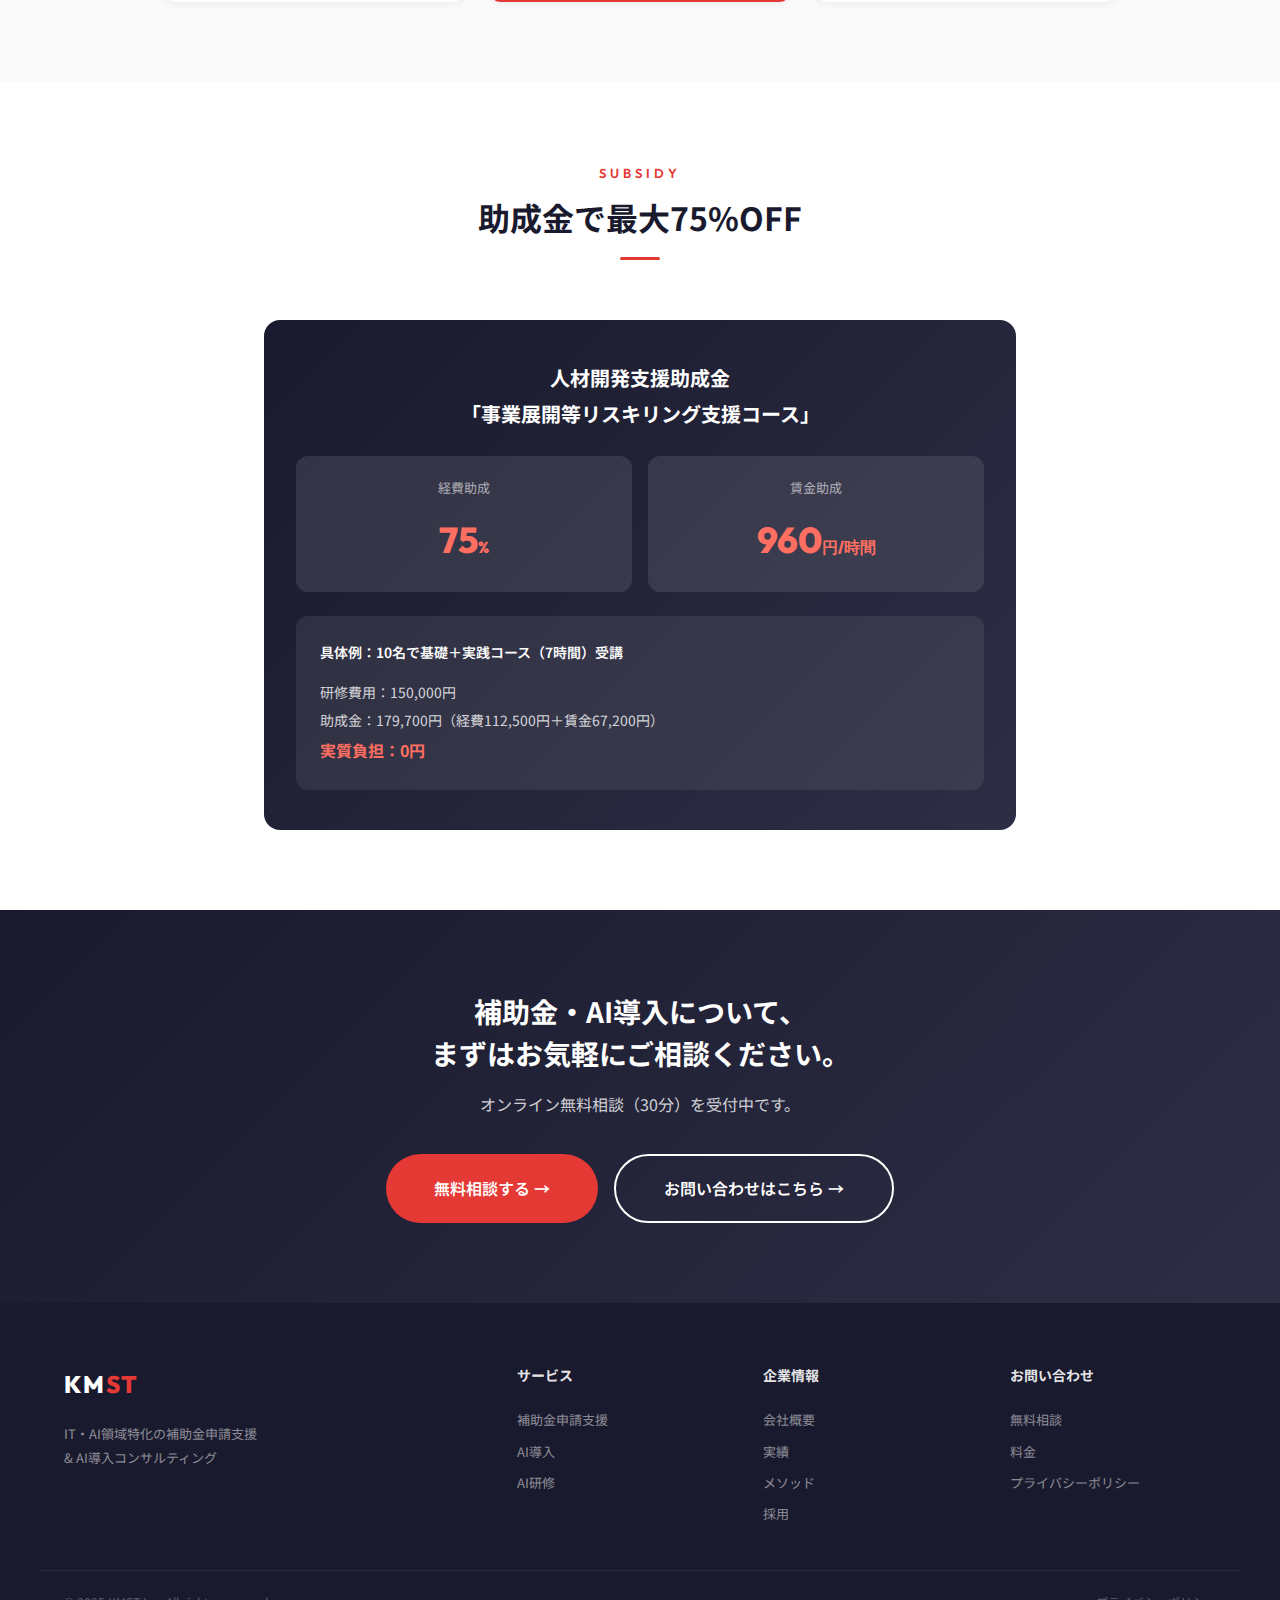
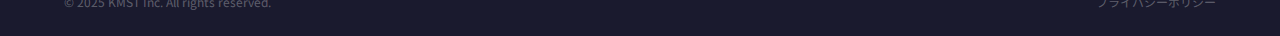
<file: service/index.html>
<!DOCTYPE html>
<html lang="ja">
<head>
  <meta charset="UTF-8">
  <meta name="viewport" content="width=device-width, initial-scale=1.0">
  <title>サービス | KMST株式会社</title>
  <meta name="description" content="KMST株式会社のサービス紹介。補助金申請支援・AI導入コンサルティング・AI研修の3つの事業で、ITベンチャーの成長を支えます。">
  <link rel="preconnect" href="https://fonts.googleapis.com">
  <link rel="preconnect" href="https://fonts.gstatic.com" crossorigin>
  <link href="https://fonts.googleapis.com/css2?family=Noto+Sans+JP:wght@300;400;500;700;900&family=Outfit:wght@300;400;500;600;700;800&display=swap" rel="stylesheet">
  <link rel="stylesheet" href="../css/style.css">

  <style>
  /* ============================================
     サービスページ固有CSS
     ============================================ */

  /* FV アンカーナビ */
  .km-sv-nav {
    display: flex;
    justify-content: center;
    gap: 16px;
    margin-top: 32px;
    flex-wrap: wrap;
  }
  .km-sv-nav a {
    display: inline-flex;
    align-items: center;
    gap: 6px;
    padding: 12px 28px;
    border: 1px solid rgba(255,255,255,0.3);
    border-radius: 50px;
    color: #fff;
    font-size: 14px;
    font-weight: 600;
    text-decoration: none;
    transition: var(--km-transition);
  }
  .km-sv-nav a:hover {
    background: rgba(255,255,255,0.15);
    border-color: rgba(255,255,255,0.6);
    transform: translateY(-2px);
  }

  /* セクションセパレータ */
  .km-sv-separator {
    height: 1px;
    background: linear-gradient(90deg, transparent 0%, var(--km-border) 50%, transparent 100%);
    max-width: 800px;
    margin: 0 auto;
  }

  /* サービスセクション見出し */
  .km-sv-section-label {
    display: inline-block;
    font-family: 'Outfit', sans-serif;
    font-size: 12px;
    font-weight: 600;
    letter-spacing: 3px;
    color: #fff;
    background: var(--km-red);
    padding: 6px 20px;
    border-radius: 20px;
    margin-bottom: 16px;
  }

  /* 課題リスト */
  .km-sv-problems {
    max-width: 800px;
    margin: 0 auto;
    padding: 0 24px;
  }
  .km-sv-problems-heading {
    text-align: center;
    font-size: 20px;
    font-weight: 700;
    color: var(--km-navy);
    margin-bottom: 32px;
  }
  .km-sv-problem-list {
    list-style: none;
    padding: 0;
  }
  .km-sv-problem-list li {
    background: #fff;
    border-radius: 8px;
    padding: 20px 24px 20px 48px;
    margin-bottom: 12px;
    font-size: 15px;
    color: var(--km-text);
    box-shadow: var(--km-shadow-sm, 0 2px 8px rgba(0,0,0,0.04));
    position: relative;
  }
  .km-sv-problem-list li::before {
    content: "\2713";
    position: absolute;
    left: 20px;
    color: var(--km-red);
    font-weight: 700;
  }
  .km-sv-problems-answer {
    text-align: center;
    margin-top: 32px;
    font-size: 16px;
    font-weight: 600;
    color: var(--km-red);
  }

  /* FAFAFA背景セクション用 */
  .km-section--gray .km-sv-problem-list li {
    box-shadow: 0 2px 12px rgba(0,0,0,0.06);
  }

  /* サービスフロー */
  .km-sv-flow {
    max-width: 800px;
    margin: 0 auto;
    padding: 0 24px;
    counter-reset: flow-counter;
  }
  .km-sv-flow-item {
    position: relative;
    padding: 24px 24px 24px 80px;
    margin-bottom: 16px;
    background: #fff;
    border-radius: var(--km-radius);
    box-shadow: var(--km-shadow-sm, 0 2px 8px rgba(0,0,0,0.06));
  }
  .km-sv-flow-item::before {
    counter-increment: flow-counter;
    content: counter(flow-counter);
    position: absolute;
    left: 24px;
    top: 24px;
    width: 36px;
    height: 36px;
    background: var(--km-red);
    color: #fff;
    border-radius: 50%;
    display: flex;
    align-items: center;
    justify-content: center;
    font-family: 'Outfit', sans-serif;
    font-size: 16px;
    font-weight: 700;
  }
  .km-sv-flow-title {
    font-size: 16px;
    font-weight: 700;
    color: var(--km-navy);
    margin-bottom: 4px;
  }
  .km-sv-flow-desc {
    font-size: 14px;
    color: var(--km-text-light);
  }

  /* 特徴カード */
  .km-sv-features-grid {
    max-width: 1100px;
    margin: 0 auto;
    padding: 0 24px;
    display: grid;
    grid-template-columns: repeat(3, 1fr);
    gap: 32px;
  }
  .km-sv-feature-card {
    text-align: center;
    padding: 40px 24px;
    border: 1px solid var(--km-border);
    border-radius: var(--km-radius);
    transition: var(--km-transition);
    background: #fff;
  }
  .km-sv-feature-card:hover {
    transform: translateY(-4px);
    box-shadow: var(--km-shadow);
    border-color: var(--km-red);
  }
  .km-sv-feature-num {
    font-family: 'Outfit', sans-serif;
    font-size: 14px;
    font-weight: 600;
    color: var(--km-red);
    letter-spacing: 2px;
    margin-bottom: 16px;
  }
  .km-sv-feature-title {
    font-size: 18px;
    font-weight: 700;
    color: var(--km-navy);
    margin-bottom: 12px;
    line-height: 1.4;
  }
  .km-sv-feature-desc {
    font-size: 14px;
    color: var(--km-text-light);
    line-height: 1.8;
  }

  /* テーブル共通 */
  .km-sv-table {
    width: 100%;
    border-collapse: collapse;
    background: #fff;
    border-radius: 12px;
    overflow: hidden;
    box-shadow: var(--km-shadow-sm, 0 2px 8px rgba(0,0,0,0.06));
  }
  .km-sv-table thead th {
    background: var(--km-navy);
    color: #fff;
    padding: 16px 20px;
    font-size: 14px;
    font-weight: 600;
    text-align: left;
  }
  .km-sv-table tbody td {
    padding: 16px 20px;
    font-size: 14px;
    border-bottom: 1px solid #f0f0f0;
  }
  .km-sv-table tbody tr:last-child td {
    border-bottom: none;
  }

  /* コスト削減ビジュアル */
  .km-sv-cost-box {
    background: linear-gradient(135deg, var(--km-navy), var(--km-navy-light));
    border-radius: 16px;
    padding: 40px 32px;
    color: #fff;
    text-align: center;
  }
  .km-sv-cost-visual {
    display: flex;
    justify-content: center;
    align-items: center;
    gap: 32px;
    margin: 24px 0;
    flex-wrap: wrap;
  }
  .km-sv-cost-before {
    font-size: 28px;
    font-weight: 700;
    color: rgba(255,255,255,0.5);
    text-decoration: line-through;
  }
  .km-sv-cost-arrow {
    font-size: 24px;
    color: var(--km-red-light);
  }
  .km-sv-cost-after {
    font-family: 'Outfit', sans-serif;
    font-size: 48px;
    font-weight: 800;
    color: var(--km-red-light);
  }
  .km-sv-cost-after span {
    font-size: 20px;
  }
  .km-sv-cost-note {
    font-size: 14px;
    color: rgba(255,255,255,0.6);
    margin-top: 8px;
  }

  /* AIツールグリッド */
  .km-sv-tools-grid {
    display: grid;
    grid-template-columns: repeat(2, 1fr);
    gap: 12px;
  }
  .km-sv-tool-card {
    background: #fff;
    border-radius: 8px;
    padding: 16px 20px;
    box-shadow: var(--km-shadow-sm, 0 2px 8px rgba(0,0,0,0.06));
    font-size: 14px;
    color: var(--km-text);
  }

  /* 導入事例カード */
  .km-sv-cases-grid {
    max-width: 1000px;
    margin: 0 auto;
    padding: 0 24px;
    display: grid;
    grid-template-columns: repeat(2, 1fr);
    gap: 24px;
  }
  .km-sv-case-card {
    padding: 32px 28px;
  }
  .km-sv-case-tag {
    display: inline-block;
    background: rgba(229,57,53,0.1);
    color: var(--km-red);
    padding: 4px 12px;
    border-radius: 20px;
    font-size: 12px;
    font-weight: 600;
    margin-bottom: 16px;
  }
  .km-sv-case-title {
    font-size: 16px;
    font-weight: 700;
    color: var(--km-navy);
    margin-bottom: 8px;
  }
  .km-sv-case-meta {
    font-size: 13px;
    color: var(--km-text-muted, #9E9E9E);
    margin-bottom: 16px;
  }
  .km-sv-case-desc {
    font-size: 14px;
    color: var(--km-text-light);
    margin-bottom: 16px;
  }
  .km-sv-case-result {
    background: var(--km-bg-warm);
    border-radius: 8px;
    padding: 16px;
  }
  .km-sv-case-num {
    font-family: 'Outfit', sans-serif;
    font-size: 28px;
    font-weight: 800;
    color: var(--km-red);
  }
  .km-sv-case-detail {
    font-size: 13px;
    color: var(--km-text-light);
  }

  /* 研修スタイルカード */
  .km-sv-style-grid {
    max-width: 900px;
    margin: 0 auto;
    padding: 0 24px;
    display: grid;
    grid-template-columns: repeat(2, 1fr);
    gap: 24px;
  }
  .km-sv-style-card {
    background: #fff;
    border-radius: var(--km-radius);
    padding: 32px 28px;
    box-shadow: var(--km-shadow-sm, 0 2px 8px rgba(0,0,0,0.06));
    text-align: center;
    border: 2px solid transparent;
    transition: var(--km-transition);
  }
  .km-sv-style-card:hover {
    border-color: var(--km-red);
    transform: translateY(-4px);
    box-shadow: var(--km-shadow);
  }
  .km-sv-style-icon {
    font-size: 48px;
    margin-bottom: 16px;
  }
  .km-sv-style-name {
    font-size: 20px;
    font-weight: 700;
    color: var(--km-navy);
    margin-bottom: 12px;
  }
  .km-sv-style-desc {
    font-size: 14px;
    color: var(--km-text-light);
    line-height: 1.8;
  }

  /* カリキュラム */
  .km-sv-curriculum-grid {
    max-width: 1100px;
    margin: 0 auto;
    padding: 0 24px;
    display: grid;
    grid-template-columns: repeat(2, 1fr);
    gap: 24px;
  }
  .km-sv-curriculum-card {
    border: 1px solid var(--km-border);
    border-radius: var(--km-radius);
    overflow: hidden;
  }
  .km-sv-curriculum-head {
    padding: 20px 24px;
    font-weight: 700;
    font-size: 16px;
    color: #fff;
  }
  .km-sv-curriculum-head--ai { background: var(--km-red); }
  .km-sv-curriculum-head--img { background: #1976D2; }
  .km-sv-curriculum-head--dev { background: #2E7D32; }
  .km-sv-curriculum-head--sns { background: #FF8A65; }
  .km-sv-curriculum-body {
    padding: 20px 24px;
    list-style: none;
  }
  .km-sv-curriculum-body li {
    padding: 8px 0 8px 20px;
    font-size: 14px;
    color: var(--km-text);
    border-bottom: 1px solid #f5f5f5;
    position: relative;
  }
  .km-sv-curriculum-body li::before {
    content: "\2022";
    position: absolute;
    left: 0;
    color: var(--km-red);
    font-weight: 700;
  }
  .km-sv-curriculum-body li:last-child {
    border-bottom: none;
  }

  /* 料金プランカード */
  .km-sv-pricing-grid {
    max-width: 1000px;
    margin: 0 auto;
    padding: 0 24px;
    display: grid;
    grid-template-columns: repeat(3, 1fr);
    gap: 24px;
  }
  .km-sv-pricing-card {
    background: #fff;
    border-radius: var(--km-radius);
    padding: 32px 24px;
    text-align: center;
    box-shadow: var(--km-shadow-sm, 0 2px 8px rgba(0,0,0,0.06));
    border: 2px solid transparent;
    transition: var(--km-transition);
    position: relative;
  }
  .km-sv-pricing-card:hover {
    transform: translateY(-4px);
    box-shadow: var(--km-shadow);
  }
  .km-sv-pricing-card--popular {
    border-color: var(--km-red);
  }
  .km-sv-pricing-badge {
    position: absolute;
    top: -14px;
    left: 50%;
    transform: translateX(-50%);
    background: var(--km-red);
    color: #fff;
    padding: 4px 20px;
    border-radius: 20px;
    font-size: 12px;
    font-weight: 600;
  }
  .km-sv-pricing-name {
    font-size: 18px;
    font-weight: 700;
    color: var(--km-navy);
    margin-bottom: 8px;
  }
  .km-sv-pricing-count {
    font-size: 13px;
    color: var(--km-text-muted, #9E9E9E);
    margin-bottom: 16px;
  }
  .km-sv-pricing-original {
    font-size: 16px;
    color: var(--km-text-muted, #9E9E9E);
    text-decoration: line-through;
    margin-bottom: 4px;
  }
  .km-sv-pricing-price {
    font-family: 'Outfit', sans-serif;
    font-size: 36px;
    font-weight: 800;
    color: var(--km-red);
  }
  .km-sv-pricing-price span {
    font-size: 16px;
    font-weight: 500;
  }
  .km-sv-pricing-note {
    font-size: 12px;
    color: var(--km-text-muted, #9E9E9E);
    margin-top: 4px;
  }

  /* 助成金ハイライト */
  .km-sv-subsidy-highlight {
    max-width: 800px;
    margin: 0 auto;
    padding: 0 24px;
  }
  .km-sv-subsidy-box {
    background: linear-gradient(135deg, var(--km-navy), var(--km-navy-light));
    border-radius: 16px;
    padding: 40px 32px;
    color: #fff;
    text-align: center;
  }
  .km-sv-subsidy-box h3 {
    font-size: 20px;
    font-weight: 700;
    margin-bottom: 24px;
    color: #fff;
  }
  .km-sv-subsidy-stats {
    display: grid;
    grid-template-columns: repeat(2, 1fr);
    gap: 16px;
    margin-bottom: 24px;
  }
  .km-sv-subsidy-stat {
    background: rgba(255,255,255,0.1);
    border-radius: 12px;
    padding: 20px;
  }
  .km-sv-subsidy-stat-label {
    font-size: 13px;
    color: rgba(255,255,255,0.6);
    margin-bottom: 8px;
  }
  .km-sv-subsidy-stat-num {
    font-family: 'Outfit', sans-serif;
    font-size: 36px;
    font-weight: 800;
    color: var(--km-red-light);
  }
  .km-sv-subsidy-stat-num span {
    font-size: 16px;
  }
  .km-sv-subsidy-example {
    background: rgba(255,255,255,0.08);
    border-radius: 12px;
    padding: 24px;
    text-align: left;
  }
  .km-sv-subsidy-example-title {
    font-size: 14px;
    font-weight: 600;
    color: #fff;
    margin-bottom: 12px;
  }
  .km-sv-subsidy-example-body {
    font-size: 14px;
    color: rgba(255,255,255,0.8);
    line-height: 2;
  }

  /* --- レスポンシブ --- */
  @media (max-width: 768px) {
    .km-sv-nav { gap: 10px; }
    .km-sv-nav a { padding: 10px 20px; font-size: 13px; }
    .km-sv-features-grid { grid-template-columns: 1fr; }
    .km-sv-style-grid { grid-template-columns: 1fr; }
    .km-sv-curriculum-grid { grid-template-columns: 1fr; }
    .km-sv-pricing-grid { grid-template-columns: 1fr; }
    .km-sv-cases-grid { grid-template-columns: 1fr; }
    .km-sv-tools-grid { grid-template-columns: 1fr; }
    .km-sv-subsidy-stats { grid-template-columns: 1fr; }
    .km-sv-cost-visual { gap: 16px; }
    .km-sv-cost-before { font-size: 22px; }
    .km-sv-cost-after { font-size: 36px; }
  }
  </style>
</head>
<body>

<!-- ============================================
     共通ヘッダー
     ============================================ -->
<header class="km-header">
  <div class="km-header-inner">
    <a href="/kmst-site/" class="km-logo">KM<span>ST</span></a>
    <nav class="km-nav">
      <a href="/kmst-site/service/" class="active">サービス</a>
      <a href="/kmst-site/pricing/">料金</a>
      <a href="/kmst-site/case/">実績</a>
      <a href="/kmst-site/method/">メソッド</a>
      <a href="/kmst-site/company/">会社概要</a>
      <a href="/kmst-site/recruit/">採用</a>
      <a href="/kmst-site/contact/" class="km-nav-cta">無料相談する</a>
    </nav>
    <div class="km-hamburger" id="js-hamburger">
      <span></span>
      <span></span>
      <span></span>
    </div>
  </div>
</header>

<!-- モバイルナビ -->
<div class="km-mobile-nav" id="js-mobile-nav">
  <a href="/kmst-site/service/">サービス</a>
  <a href="/kmst-site/pricing/">料金</a>
  <a href="/kmst-site/case/">実績</a>
  <a href="/kmst-site/method/">メソッド</a>
  <a href="/kmst-site/company/">会社概要</a>
  <a href="/kmst-site/recruit/">採用</a>
  <a href="/kmst-site/contact/" class="km-nav-cta">無料相談する</a>
</div>

<!-- ============================================
     FV ヒーロー
     ============================================ -->
<section class="km-sv-hero">
  <p class="km-sv-hero-en">SERVICE</p>
  <h1>3つの事業で、<br>ITベンチャーの成長を<em>支える。</em></h1>
  <p class="km-sv-hero-sub">補助金申請支援からAI導入・研修まで、<br>スタートアップの成長に必要な資金とテクノロジーを一貫サポートします。</p>
  <div class="km-sv-nav">
    <a href="#subsidy">補助金支援</a>
    <a href="#ai-implementation">AI導入</a>
    <a href="#ai-training">AI研修</a>
  </div>
</section>


<!-- ============================================
     セクション1: 補助金申請支援
     ============================================ -->

<!-- 1-1: セクションヘッド + 課題 -->
<section id="subsidy" style="padding:80px 0;background:#fff;">
  <div class="km-container" style="text-align:center;">
    <span class="km-sv-section-label">SERVICE 01</span>
    <div class="km-sh">
      <p class="km-sh-en">SUBSIDY SUPPORT</p>
      <h2 class="km-sh-title">補助金申請支援</h2>
      <div class="km-sh-line"></div>
    </div>
  </div>
  <div class="km-sv-problems">
    <h3 class="km-sv-problems-heading">こんな課題、ありませんか？</h3>
    <ul class="km-sv-problem-list">
      <li>事業を拡大したいが、<strong>資金調達の手段が限られている</strong></li>
      <li>補助金に興味はあるが、<strong>種類が多すぎて何を選べばいいか分からない</strong></li>
      <li>申請手続きが複雑で、<strong>本業のリソースを割けない</strong></li>
    </ul>
    <p class="km-sv-problems-answer">KMSTは、ITベンチャーの補助金申請に特化した専門チームです。</p>
  </div>
</section>

<!-- 1-2: 3つの特徴 -->
<section style="padding:80px 0;background:#FAFAFA;">
  <div class="km-container">
    <div class="km-sh">
      <p class="km-sh-en">FEATURES</p>
      <h2 class="km-sh-title">KMSTの補助金支援<br>3つの特徴</h2>
      <div class="km-sh-line"></div>
    </div>
  </div>
  <div class="km-sv-features-grid">
    <div class="km-sv-feature-card">
      <div class="km-sv-feature-num">FEATURE 01</div>
      <h3 class="km-sv-feature-title">ITベンチャー特化<br>採択率90%</h3>
      <p class="km-sv-feature-desc">SaaS開発、AI活用、DX推進といったIT事業特有の計画書ロジックを熟知した専門チームが支援します。</p>
    </div>
    <div class="km-sv-feature-card">
      <div class="km-sv-feature-num">FEATURE 02</div>
      <h3 class="km-sv-feature-title">着手金ゼロ<br>成功報酬15%</h3>
      <p class="km-sv-feature-desc">採択されなければ費用はゼロ。料金を明示している補助金コンサルは業界でKMSTだけです。</p>
    </div>
    <div class="km-sv-feature-card">
      <div class="km-sv-feature-num">FEATURE 03</div>
      <h3 class="km-sv-feature-title">士業チーム<br>連携サポート</h3>
      <p class="km-sv-feature-desc">税理士・中小企業診断士・社労士と連携。財務面・労務面からも申請書類の信頼性を高めます。</p>
    </div>
  </div>
</section>

<!-- 1-3: 対応補助金一覧 -->
<section style="padding:80px 0;background:#fff;">
  <div class="km-container">
    <div class="km-sh">
      <p class="km-sh-en">SUBSIDIES</p>
      <h2 class="km-sh-title">対応補助金一覧</h2>
      <div class="km-sh-line"></div>
    </div>
  </div>
  <div style="max-width:900px;margin:0 auto;padding:0 24px;overflow-x:auto;">
    <table class="km-sv-table">
      <thead>
        <tr>
          <th>補助金名</th>
          <th>補助率</th>
          <th>補助上限額</th>
        </tr>
      </thead>
      <tbody>
        <tr>
          <td><strong style="color:var(--km-red);">IT導入補助金</strong></td>
          <td>1/2〜3/4</td>
          <td>最大450万円</td>
        </tr>
        <tr>
          <td><strong style="color:var(--km-red);">ものづくり補助金</strong></td>
          <td>1/2〜2/3</td>
          <td>最大1,250万円</td>
        </tr>
        <tr>
          <td><strong style="color:var(--km-red);">事業再構築補助金</strong></td>
          <td>1/2〜2/3</td>
          <td>最大7,000万円</td>
        </tr>
        <tr>
          <td><strong style="color:var(--km-red);">小規模事業者持続化補助金</strong></td>
          <td>2/3</td>
          <td>最大200万円</td>
        </tr>
      </tbody>
    </table>
    <p style="max-width:900px;margin:16px auto 0;font-size:13px;color:#9E9E9E;">※ 補助金の内容・要件は公募回ごとに変更される可能性があります。</p>
  </div>
</section>

<!-- 1-4: サービスの流れ 5ステップ -->
<section style="padding:80px 0;background:#FAFAFA;">
  <div class="km-container">
    <div class="km-sh">
      <p class="km-sh-en">FLOW</p>
      <h2 class="km-sh-title">サービスの流れ</h2>
      <div class="km-sh-line"></div>
    </div>
  </div>
  <div class="km-sv-flow">
    <div class="km-sv-flow-item">
      <h3 class="km-sv-flow-title">無料相談（30分〜60分）</h3>
      <p class="km-sv-flow-desc">事業内容・課題をヒアリングし、最適な補助金を診断。</p>
    </div>
    <div class="km-sv-flow-item">
      <h3 class="km-sv-flow-title">申請準備（2〜4週間）</h3>
      <p class="km-sv-flow-desc">事業計画書の作成、必要書類の収集をKMSTが代行。</p>
    </div>
    <div class="km-sv-flow-item">
      <h3 class="km-sv-flow-title">申請・審査（1〜3ヶ月）</h3>
      <p class="km-sv-flow-desc">電子申請を代行。審査期間中のフォローも対応。</p>
    </div>
    <div class="km-sv-flow-item">
      <h3 class="km-sv-flow-title">採択・交付決定</h3>
      <p class="km-sv-flow-desc">採択後、交付申請の手続きもサポート。成功報酬はこの時点で発生。</p>
    </div>
    <div class="km-sv-flow-item">
      <h3 class="km-sv-flow-title">実績報告</h3>
      <p class="km-sv-flow-desc">事業完了後の実績報告書作成まで一貫サポート。</p>
    </div>
  </div>
</section>

<!-- セクション区切り -->
<div class="km-sv-separator"></div>


<!-- ============================================
     セクション2: AI導入コンサルティング
     ============================================ -->

<!-- 2-1: セクションヘッド + 課題 -->
<section id="ai-implementation" style="padding:80px 0;background:#FAFAFA;">
  <div class="km-container" style="text-align:center;">
    <span class="km-sv-section-label">SERVICE 02</span>
    <div class="km-sh">
      <p class="km-sh-en">AI IMPLEMENTATION</p>
      <h2 class="km-sh-title">AI導入コンサルティング</h2>
      <div class="km-sh-line"></div>
    </div>
  </div>
  <div class="km-sv-problems">
    <h3 class="km-sv-problems-heading">こんな課題、ありませんか？</h3>
    <ul class="km-sv-problem-list">
      <li>AI導入したいが、<strong>何から始めればいいか分からない</strong></li>
      <li>導入コストが高すぎて、<strong>投資判断できない</strong></li>
      <li>補助金を活用したいが、<strong>どう申請すればいいか分からない</strong></li>
    </ul>
    <p class="km-sv-problems-answer">KMSTは、AI導入×補助金活用の一貫サポートを提供します。</p>
  </div>
</section>

<!-- 2-2: コスト削減ビジュアル（500万 → 125万、75%OFF） -->
<section style="padding:80px 0;background:#fff;">
  <div class="km-container">
    <div class="km-sh">
      <p class="km-sh-en">COST REDUCTION</p>
      <h2 class="km-sh-title">補助金活用で導入費を<br>最大75%削減</h2>
      <div class="km-sh-line"></div>
    </div>
  </div>
  <div style="max-width:800px;margin:0 auto;padding:0 24px;">
    <div class="km-sv-cost-box">
      <div class="km-sv-cost-visual">
        <div class="km-sv-cost-before">500万円</div>
        <div class="km-sv-cost-arrow">&rarr;</div>
        <div class="km-sv-cost-after">125<span>万円</span></div>
      </div>
      <p class="km-sv-cost-note">AI導入コンサル＋システム開発＋研修の合計イメージ</p>
    </div>

    <!-- 内訳テーブル -->
    <table class="km-sv-table" style="margin-top:32px;">
      <thead>
        <tr>
          <th>項目</th>
          <th>通常価格</th>
          <th>補助金活用後</th>
        </tr>
      </thead>
      <tbody>
        <tr>
          <td>AI導入コンサルティング</td>
          <td>100万円</td>
          <td><strong style="color:var(--km-red);">25万円</strong></td>
        </tr>
        <tr>
          <td>システム開発</td>
          <td>300万円</td>
          <td><strong style="color:var(--km-red);">75万円</strong></td>
        </tr>
        <tr>
          <td>社内研修</td>
          <td>100万円</td>
          <td><strong style="color:var(--km-red);">25万円</strong></td>
        </tr>
        <tr style="background:var(--km-bg-warm);">
          <td style="font-weight:700;">合計</td>
          <td style="font-weight:700;">500万円</td>
          <td style="font-weight:700;color:var(--km-red);">125万円（75%OFF）</td>
        </tr>
      </tbody>
    </table>
  </div>
</section>

<!-- 2-3: 業務フロー3ステップ + 対応AIツール4カテゴリ -->
<section style="padding:80px 0;background:#FAFAFA;">
  <div class="km-container">
    <div class="km-sh">
      <p class="km-sh-en">PROCESS</p>
      <h2 class="km-sh-title">業務フロー設計から<br>運用定着まで</h2>
      <div class="km-sh-line"></div>
    </div>
  </div>
  <div class="km-sv-flow">
    <div class="km-sv-flow-item">
      <h3 class="km-sv-flow-title">業務分析</h3>
      <p class="km-sv-flow-desc">現状の業務フローをヒアリングし、AI化できる領域を特定。</p>
    </div>
    <div class="km-sv-flow-item">
      <h3 class="km-sv-flow-title">AI導入</h3>
      <p class="km-sv-flow-desc">最適なAIツールを選定・導入し、業務フローを再設計。</p>
    </div>
    <div class="km-sv-flow-item">
      <h3 class="km-sv-flow-title">運用定着</h3>
      <p class="km-sv-flow-desc">社内研修を実施し、AI活用を組織に定着させる。</p>
    </div>
  </div>

  <!-- 対応AIツール -->
  <div style="max-width:800px;margin:40px auto 0;padding:0 24px;">
    <h3 style="text-align:center;font-size:18px;font-weight:700;color:var(--km-navy);margin-bottom:24px;">対応AIツール</h3>
    <div class="km-sv-tools-grid">
      <div class="km-sv-tool-card">
        <strong style="color:var(--km-red);">生成AI</strong><br>ChatGPT / Claude / Gemini
      </div>
      <div class="km-sv-tool-card">
        <strong style="color:#1976D2;">画像生成AI</strong><br>Midjourney / Stable Diffusion
      </div>
      <div class="km-sv-tool-card">
        <strong style="color:#2E7D32;">業務効率化</strong><br>Notion AI / Slack AI
      </div>
      <div class="km-sv-tool-card">
        <strong style="color:#FF8A65;">業務自動化</strong><br>Make / Zapier
      </div>
    </div>
  </div>
</section>

<!-- 2-4: 導入事例2件 -->
<section style="padding:80px 0;background:#fff;">
  <div class="km-container">
    <div class="km-sh">
      <p class="km-sh-en">CASE STUDY</p>
      <h2 class="km-sh-title">導入事例</h2>
      <div class="km-sh-line"></div>
    </div>
  </div>
  <div class="km-sv-cases-grid">
    <div class="km-card km-sv-case-card">
      <span class="km-sv-case-tag">製造業</span>
      <h3 class="km-sv-case-title">見積書作成時間を83%削減</h3>
      <p class="km-sv-case-meta">C社 / 従業員50名 / ChatGPT API</p>
      <p class="km-sv-case-desc">見積書作成にChatGPT APIを導入。1件あたり30分から5分に短縮。</p>
      <div class="km-sv-case-result">
        <div class="km-sv-case-num">83%</div>
        <div class="km-sv-case-detail">作業時間削減 / 月次コスト約100万円削減</div>
      </div>
    </div>
    <div class="km-card km-sv-case-card">
      <span class="km-sv-case-tag">マーケティング</span>
      <h3 class="km-sv-case-title">SNS投稿作成を87%効率化</h3>
      <p class="km-sv-case-meta">D社 / 従業員20名 / Claude + Midjourney</p>
      <p class="km-sv-case-desc">Claude + Midjourneyで投稿自動生成。月間投稿数4倍増。</p>
      <div class="km-sv-case-result">
        <div class="km-sv-case-num">1.8倍</div>
        <div class="km-sv-case-detail">エンゲージメント率向上</div>
      </div>
    </div>
  </div>
</section>

<!-- セクション区切り -->
<div class="km-sv-separator"></div>


<!-- ============================================
     セクション3: AI研修サービス
     ============================================ -->

<!-- 3-1: セクションヘッド + 課題 -->
<section id="ai-training" style="padding:80px 0;background:#fff;">
  <div class="km-container" style="text-align:center;">
    <span class="km-sv-section-label">SERVICE 03</span>
    <div class="km-sh">
      <p class="km-sh-en">AI TRAINING</p>
      <h2 class="km-sh-title">AI研修サービス</h2>
      <div class="km-sh-line"></div>
    </div>
  </div>
  <div class="km-sv-problems">
    <h3 class="km-sv-problems-heading">こんな課題、ありませんか？</h3>
    <ul class="km-sv-problem-list">
      <li>社員のDXスキルを向上させたいが、<strong>研修費が高い</strong></li>
      <li>ChatGPTの使い方を教えたいが、<strong>誰が教えればいいか分からない</strong></li>
      <li>助成金を活用したいが、<strong>申請方法が分からない</strong></li>
    </ul>
    <p class="km-sv-problems-answer">KMSTは、助成金×AI研修の一貫サポートを提供します。</p>
  </div>
</section>

<!-- 3-2: 2つの研修スタイル -->
<section style="padding:80px 0;background:#FAFAFA;">
  <div class="km-container">
    <div class="km-sh">
      <p class="km-sh-en">STYLE</p>
      <h2 class="km-sh-title">選べる2つの研修スタイル</h2>
      <div class="km-sh-line"></div>
    </div>
  </div>
  <div class="km-sv-style-grid">
    <div class="km-sv-style-card">
      <div class="km-sv-style-icon">&#x1F4BB;</div>
      <h3 class="km-sv-style-name">eラーニング</h3>
      <p class="km-sv-style-desc">いつでも・どこでも・何度でも学べるオンライン教材。社員のペースに合わせた学習が可能。進捗管理・修了証発行にも対応。</p>
    </div>
    <div class="km-sv-style-card">
      <div class="km-sv-style-icon">&#x1F468;&#x200D;&#x1F3EB;</div>
      <h3 class="km-sv-style-name">対面研修</h3>
      <p class="km-sv-style-desc">講師によるリアルタイム研修。その場で質問・フィードバックできるから吸収率が違います。オンライン対面も可能。</p>
    </div>
  </div>
</section>

<!-- 3-3: 25講座カリキュラム（4カテゴリ） -->
<section style="padding:80px 0;background:#fff;">
  <div class="km-container">
    <div class="km-sh">
      <p class="km-sh-en">CURRICULUM</p>
      <h2 class="km-sh-title">25講座のDXカリキュラム</h2>
      <div class="km-sh-line"></div>
    </div>
  </div>
  <div class="km-sv-curriculum-grid">
    <div class="km-sv-curriculum-card">
      <div class="km-sv-curriculum-head km-sv-curriculum-head--ai">カテゴリ1：生成AIツール</div>
      <ul class="km-sv-curriculum-body">
        <li>ChatGPT活用術（基礎〜応用）</li>
        <li>Claude活用術（文章作成・分析）</li>
        <li>Gemini活用術（Google連携）</li>
        <li>Perplexity活用術（リサーチ業務）</li>
      </ul>
    </div>
    <div class="km-sv-curriculum-card">
      <div class="km-sv-curriculum-head km-sv-curriculum-head--img">カテゴリ2：画像・動画生成AI</div>
      <ul class="km-sv-curriculum-body">
        <li>Midjourney活用術（画像生成）</li>
        <li>Stable Diffusion活用術</li>
        <li>Runway活用術（動画生成・編集）</li>
        <li>CapCut活用術（動画編集）</li>
      </ul>
    </div>
    <div class="km-sv-curriculum-card">
      <div class="km-sv-curriculum-head km-sv-curriculum-head--dev">カテゴリ3：開発・自動化ツール</div>
      <ul class="km-sv-curriculum-body">
        <li>Notion活用術（ナレッジ管理）</li>
        <li>Make活用術（業務自動化）</li>
        <li>Bubble活用術（ノーコード開発）</li>
        <li>Cursor活用術（AIプログラミング）</li>
      </ul>
    </div>
    <div class="km-sv-curriculum-card">
      <div class="km-sv-curriculum-head km-sv-curriculum-head--sns">カテゴリ4：SNSマーケティング</div>
      <ul class="km-sv-curriculum-body">
        <li>Instagram運用術（リール・ストーリーズ）</li>
        <li>TikTok運用術（ショート動画）</li>
        <li>X（Twitter）運用術（ポスト戦略）</li>
        <li>note運用術（コンテンツマーケティング）</li>
      </ul>
    </div>
  </div>
</section>

<!-- 3-4: 料金プラン3つ -->
<section style="padding:80px 0;background:#FAFAFA;">
  <div class="km-container">
    <div class="km-sh">
      <p class="km-sh-en">PRICING</p>
      <h2 class="km-sh-title">料金プラン<br><span style="font-size:16px;font-weight:400;color:var(--km-text-light);">税別・10名まで</span></h2>
      <div class="km-sh-line"></div>
    </div>
  </div>
  <div class="km-sv-pricing-grid">
    <div class="km-sv-pricing-card">
      <div class="km-sv-pricing-name">ベーシック</div>
      <div class="km-sv-pricing-count">5講座</div>
      <div class="km-sv-pricing-original">20万円</div>
      <div class="km-sv-pricing-price">5<span>万円</span></div>
      <div class="km-sv-pricing-note">助成金活用後</div>
    </div>
    <div class="km-sv-pricing-card km-sv-pricing-card--popular">
      <span class="km-sv-pricing-badge">おすすめ</span>
      <div class="km-sv-pricing-name">スタンダード</div>
      <div class="km-sv-pricing-count">10講座</div>
      <div class="km-sv-pricing-original">40万円</div>
      <div class="km-sv-pricing-price">10<span>万円</span></div>
      <div class="km-sv-pricing-note">助成金活用後</div>
    </div>
    <div class="km-sv-pricing-card">
      <div class="km-sv-pricing-name">プレミアム</div>
      <div class="km-sv-pricing-count">全25講座</div>
      <div class="km-sv-pricing-original">100万円</div>
      <div class="km-sv-pricing-price">25<span>万円</span></div>
      <div class="km-sv-pricing-note">助成金活用後</div>
    </div>
  </div>
</section>

<!-- 3-5: 助成金75%OFF詳細 -->
<section style="padding:80px 0;background:#fff;">
  <div class="km-container">
    <div class="km-sh">
      <p class="km-sh-en">SUBSIDY</p>
      <h2 class="km-sh-title">助成金で最大75%OFF</h2>
      <div class="km-sh-line"></div>
    </div>
  </div>
  <div class="km-sv-subsidy-highlight">
    <div class="km-sv-subsidy-box">
      <h3>人材開発支援助成金<br>「事業展開等リスキリング支援コース」</h3>
      <div class="km-sv-subsidy-stats">
        <div class="km-sv-subsidy-stat">
          <div class="km-sv-subsidy-stat-label">経費助成</div>
          <div class="km-sv-subsidy-stat-num">75<span>%</span></div>
        </div>
        <div class="km-sv-subsidy-stat">
          <div class="km-sv-subsidy-stat-label">賃金助成</div>
          <div class="km-sv-subsidy-stat-num">960<span>円/時間</span></div>
        </div>
      </div>
      <div class="km-sv-subsidy-example">
        <p class="km-sv-subsidy-example-title">具体例：10名で基礎＋実践コース（7時間）受講</p>
        <div class="km-sv-subsidy-example-body">
          研修費用：150,000円<br>
          助成金：179,700円（経費112,500円＋賃金67,200円）<br>
          <strong style="color:var(--km-red-light);font-size:16px;">実質負担：0円</strong>
        </div>
      </div>
    </div>
  </div>
</section>


<!-- ============================================
     共通CTA
     ============================================ -->
<section class="km-cta" style="background:linear-gradient(135deg, var(--km-navy) 0%, var(--km-navy-light) 100%);">
  <div class="km-container">
    <h2>補助金・AI導入について、<br>まずはお気軽にご相談ください。</h2>
    <p class="km-cta-sub">オンライン無料相談（30分）を受付中です。</p>
    <div class="km-cta-btns">
      <a href="/kmst-site/contact/" class="km-btn km-btn--red km-btn--lg">無料相談する &rarr;</a>
      <a href="/kmst-site/contact/" class="km-btn km-btn--outline km-btn--lg" style="border-color:#fff;color:#fff;">お問い合わせはこちら &rarr;</a>
    </div>
  </div>
</section>


<!-- ============================================
     共通フッター
     ============================================ -->
<footer class="km-footer">
  <div class="km-footer-inner">
    <div class="km-footer-brand">
      <span class="km-logo">KM<span>ST</span></span>
      <p>IT・AI領域特化の補助金申請支援<br>&amp; AI導入コンサルティング</p>
    </div>
    <div class="km-footer-nav">
      <h4>サービス</h4>
      <a href="/service/#subsidy">補助金申請支援</a>
      <a href="/service/#ai-implementation">AI導入</a>
      <a href="/service/#ai-training">AI研修</a>
    </div>
    <div class="km-footer-nav">
      <h4>企業情報</h4>
      <a href="/kmst-site/company/">会社概要</a>
      <a href="/kmst-site/case/">実績</a>
      <a href="/kmst-site/method/">メソッド</a>
      <a href="/kmst-site/recruit/">採用</a>
    </div>
    <div class="km-footer-nav">
      <h4>お問い合わせ</h4>
      <a href="/kmst-site/contact/">無料相談</a>
      <a href="/kmst-site/pricing/">料金</a>
      <a href="/kmst-site/privacy/">プライバシーポリシー</a>
    </div>
  </div>
  <div class="km-footer-bottom">
    <p>&copy; 2025 KMST Inc. All rights reserved.</p>
    <a href="/kmst-site/privacy/">プライバシーポリシー</a>
  </div>
</footer>


<!-- ============================================
     固定フッターCTA（モバイル）
     ============================================ -->
<div class="km-fixed-cta">
  <a href="/kmst-site/contact/" class="km-fc-primary">無料相談する</a>
  <a href="/kmst-site/contact/" class="km-fc-secondary">お問い合わせ</a>
</div>


<!-- ============================================
     JavaScript
     ============================================ -->
<script>
// ハンバーガーメニュー
(function() {
  var hamburger = document.getElementById('js-hamburger');
  var mobileNav = document.getElementById('js-mobile-nav');
  if (!hamburger || !mobileNav) return;

  hamburger.addEventListener('click', function() {
    hamburger.classList.toggle('open');
    mobileNav.classList.toggle('open');
    document.body.style.overflow = mobileNav.classList.contains('open') ? 'hidden' : '';
  });

  // モバイルナビ内リンクをクリックしたら閉じる
  var links = mobileNav.querySelectorAll('a');
  for (var i = 0; i < links.length; i++) {
    links[i].addEventListener('click', function() {
      hamburger.classList.remove('open');
      mobileNav.classList.remove('open');
      document.body.style.overflow = '';
    });
  }
})();

// FVアンカーナビ smooth scroll
(function() {
  var anchors = document.querySelectorAll('.km-sv-nav a[href^="#"]');
  for (var i = 0; i < anchors.length; i++) {
    anchors[i].addEventListener('click', function(e) {
      e.preventDefault();
      var targetId = this.getAttribute('href').substring(1);
      var target = document.getElementById(targetId);
      if (target) {
        var headerHeight = 72;
        var targetPosition = target.getBoundingClientRect().top + window.pageYOffset - headerHeight;
        window.scrollTo({
          top: targetPosition,
          behavior: 'smooth'
        });
      }
    });
  }
})();
</script>

</body>
</html>
</file>
<file: css/style.css>
/* ============================================
   KMST コーポレートサイト 共通CSS
   ============================================ */

/* --- Google Fonts --- */
@import url('https://fonts.googleapis.com/css2?family=Noto+Sans+JP:wght@300;400;500;700;900&family=Outfit:wght@300;400;500;600;700;800&display=swap');

/* --- リセット --- */
*, *::before, *::after { box-sizing: border-box; margin: 0; padding: 0; }
html { scroll-behavior: smooth; }
body {
  font-family: 'Noto Sans JP', -apple-system, BlinkMacSystemFont, sans-serif;
  color: #2C2C2C;
  line-height: 1.8;
  -webkit-font-smoothing: antialiased;
}
a { text-decoration: none; color: inherit; }
img { max-width: 100%; height: auto; display: block; }
ul, ol { list-style: none; padding: 0; }
table { border-collapse: collapse; }

/* --- カラー変数 --- */
:root {
  --km-red: #E53935;
  --km-red-dark: #C62828;
  --km-red-light: #FF6F61;
  --km-navy: #1A1A2E;
  --km-navy-light: #2D2D44;
  --km-text: #2C2C2C;
  --km-text-light: #6B6B6B;
  --km-text-muted: #9E9E9E;
  --km-bg: #FAFAFA;
  --km-bg-warm: #FFF8F6;
  --km-white: #fff;
  --km-border: #E8E8E8;
  --km-shadow: 0 8px 30px rgba(0,0,0,0.08);
  --km-shadow-sm: 0 2px 8px rgba(0,0,0,0.06);
  --km-radius: 12px;
  --km-transition: 0.3s cubic-bezier(0.4, 0, 0.2, 1);
}

/* --- 共通レイアウト --- */
.km-container {
  max-width: 1200px;
  margin: 0 auto;
  padding: 0 24px;
}

/* --- ヘッダー --- */
.km-header {
  position: fixed;
  top: 0;
  left: 0;
  right: 0;
  z-index: 1000;
  background: rgba(255,255,255,0.95);
  backdrop-filter: blur(10px);
  border-bottom: 1px solid rgba(232,232,232,0.5);
  transition: var(--km-transition);
}
.km-header-inner {
  max-width: 1200px;
  margin: 0 auto;
  padding: 0 24px;
  display: flex;
  align-items: center;
  justify-content: space-between;
  height: 72px;
}
.km-logo {
  font-family: 'Outfit', sans-serif;
  font-size: 24px;
  font-weight: 800;
  color: var(--km-navy);
  letter-spacing: 2px;
}
.km-logo span {
  color: var(--km-red);
}
.km-nav {
  display: flex;
  align-items: center;
  gap: 32px;
}
.km-nav a {
  font-size: 14px;
  font-weight: 500;
  color: var(--km-text);
  transition: var(--km-transition);
  position: relative;
}
.km-nav a:hover {
  color: var(--km-red);
}
.km-nav a.active {
  color: var(--km-red);
  font-weight: 700;
}
.km-nav-cta {
  display: inline-flex;
  align-items: center;
  gap: 6px;
  padding: 10px 24px;
  background: var(--km-red);
  color: #fff !important;
  border-radius: 50px;
  font-size: 14px;
  font-weight: 600;
  transition: var(--km-transition);
}
.km-nav-cta:hover {
  background: var(--km-red-dark);
  transform: translateY(-1px);
}

/* ハンバーガーメニュー */
.km-hamburger {
  display: none;
  flex-direction: column;
  gap: 5px;
  cursor: pointer;
  padding: 8px;
  z-index: 1001;
}
.km-hamburger span {
  display: block;
  width: 24px;
  height: 2px;
  background: var(--km-navy);
  transition: var(--km-transition);
}
.km-hamburger.open span:nth-child(1) { transform: rotate(45deg) translate(5px, 5px); }
.km-hamburger.open span:nth-child(2) { opacity: 0; }
.km-hamburger.open span:nth-child(3) { transform: rotate(-45deg) translate(5px, -5px); }

.km-mobile-nav {
  display: none;
  position: fixed;
  top: 0;
  left: 0;
  right: 0;
  bottom: 0;
  background: rgba(255,255,255,0.98);
  z-index: 999;
  padding: 100px 32px 32px;
  flex-direction: column;
  gap: 0;
}
.km-mobile-nav.open { display: flex; }
.km-mobile-nav a {
  display: block;
  padding: 16px 0;
  font-size: 18px;
  font-weight: 600;
  color: var(--km-navy);
  border-bottom: 1px solid var(--km-border);
}
.km-mobile-nav a:last-child { border-bottom: none; }
.km-mobile-nav .km-nav-cta {
  margin-top: 24px;
  text-align: center;
  justify-content: center;
  padding: 16px 24px;
  font-size: 16px;
}

/* --- フッター --- */
.km-footer {
  background: var(--km-navy);
  color: #fff;
  padding: 60px 0 24px;
}
.km-footer-inner {
  max-width: 1200px;
  margin: 0 auto;
  padding: 0 24px;
  display: grid;
  grid-template-columns: 2fr 1fr 1fr 1fr;
  gap: 40px;
}
.km-footer-brand .km-logo {
  color: #fff;
  margin-bottom: 16px;
  display: block;
}
.km-footer-brand p {
  font-size: 13px;
  color: rgba(255,255,255,0.5);
  line-height: 1.8;
}
.km-footer-nav h4 {
  font-size: 14px;
  font-weight: 700;
  margin-bottom: 16px;
  color: rgba(255,255,255,0.9);
}
.km-footer-nav a {
  display: block;
  font-size: 13px;
  color: rgba(255,255,255,0.5);
  padding: 4px 0;
  transition: var(--km-transition);
}
.km-footer-nav a:hover { color: #fff; }
.km-footer-bottom {
  max-width: 1200px;
  margin: 40px auto 0;
  padding: 20px 24px 0;
  border-top: 1px solid rgba(255,255,255,0.08);
  display: flex;
  justify-content: space-between;
  align-items: center;
  font-size: 12px;
  color: rgba(255,255,255,0.3);
}
.km-footer-bottom a {
  color: rgba(255,255,255,0.3);
  transition: var(--km-transition);
}
.km-footer-bottom a:hover { color: #fff; }

/* --- セクションヘッダー --- */
.km-sh { text-align: center; margin-bottom: 60px; }
.km-sh-en {
  font-family: 'Outfit', sans-serif;
  font-size: 13px;
  font-weight: 600;
  letter-spacing: 4px;
  text-transform: uppercase;
  color: var(--km-red);
  margin-bottom: 8px;
}
.km-sh-title {
  font-size: 32px;
  font-weight: 700;
  color: var(--km-navy);
  line-height: 1.5;
}
.km-sh-line {
  width: 40px;
  height: 3px;
  background: var(--km-red);
  margin: 16px auto 0;
  border-radius: 2px;
}

/* --- ボタン --- */
.km-btn {
  display: inline-flex;
  align-items: center;
  gap: 8px;
  padding: 16px 40px;
  border-radius: 50px;
  font-size: 15px;
  font-weight: 600;
  cursor: pointer;
  transition: var(--km-transition);
  text-decoration: none;
  border: none;
}
.km-btn--red {
  background: var(--km-red);
  color: #fff;
}
.km-btn--red:hover {
  background: var(--km-red-dark);
  transform: translateY(-2px);
  box-shadow: 0 8px 25px rgba(229,57,53,0.3);
}
.km-btn--white {
  background: #fff;
  color: var(--km-red);
  border: 2px solid #fff;
}
.km-btn--white:hover {
  transform: translateY(-2px);
  box-shadow: 0 8px 20px rgba(255,255,255,0.3);
}
.km-btn--outline {
  background: transparent;
  color: var(--km-red);
  border: 2px solid var(--km-red);
}
.km-btn--outline:hover {
  background: var(--km-red);
  color: #fff;
}
.km-btn--lg {
  padding: 18px 48px;
  font-size: 16px;
}

/* --- チェックマーク --- */
.km-checks { list-style: none; padding: 0; }
.km-checks li {
  position: relative;
  padding-left: 28px;
  margin-bottom: 10px;
  font-size: 15px;
}
.km-checks li::before {
  content: "\2713";
  position: absolute;
  left: 0;
  color: var(--km-red);
  font-weight: 700;
}

/* --- カード共通 --- */
.km-card {
  background: #fff;
  border-radius: var(--km-radius);
  box-shadow: var(--km-shadow-sm);
  transition: var(--km-transition);
  overflow: hidden;
}
.km-card:hover {
  transform: translateY(-4px);
  box-shadow: var(--km-shadow);
}

/* --- サブページヒーロー --- */
.km-sv-hero {
  background: linear-gradient(135deg, var(--km-navy) 0%, var(--km-navy-light) 100%);
  padding: 140px 0 60px;
  text-align: center;
  color: #fff;
}
.km-sv-hero-en {
  font-family: 'Outfit', sans-serif;
  font-size: 13px;
  font-weight: 600;
  letter-spacing: 4px;
  color: rgba(255,255,255,0.4);
  margin-bottom: 16px;
}
.km-sv-hero h1 {
  font-size: 36px;
  font-weight: 900;
  line-height: 1.4;
  margin-bottom: 16px;
}
.km-sv-hero h1 em {
  color: var(--km-red-light);
  font-style: normal;
}
.km-sv-hero-sub {
  font-size: 16px;
  color: rgba(255,255,255,0.7);
  max-width: 600px;
  margin: 0 auto;
  line-height: 1.8;
}

/* --- 固定フッターCTA（モバイル） --- */
@media (max-width: 768px) {
  .km-fixed-cta {
    position: fixed;
    bottom: 0;
    left: 0;
    right: 0;
    z-index: 999;
    background: #fff;
    padding: 12px 16px;
    box-shadow: 0 -4px 20px rgba(0,0,0,0.1);
    display: flex;
    gap: 8px;
  }
  .km-fixed-cta a {
    flex: 1;
    text-align: center;
    padding: 12px;
    border-radius: 8px;
    font-size: 14px;
    font-weight: 600;
    text-decoration: none;
  }
  .km-fixed-cta .km-fc-primary {
    background: var(--km-red);
    color: #fff;
  }
  .km-fixed-cta .km-fc-secondary {
    border: 2px solid var(--km-red);
    color: var(--km-red);
    background: #fff;
  }
  body { padding-bottom: 72px; }
}
@media (min-width: 769px) {
  .km-fixed-cta { display: none; }
}

/* --- CTA共通 --- */
.km-cta {
  background: linear-gradient(135deg, var(--km-red) 0%, #C62828 100%);
  padding: 80px 0;
  text-align: center;
  color: #fff;
}
.km-cta h2 {
  font-size: 28px;
  font-weight: 700;
  margin-bottom: 16px;
  color: #fff;
  line-height: 1.5;
}
.km-cta-sub {
  font-size: 16px;
  color: rgba(255,255,255,0.8);
  margin-bottom: 36px;
}
.km-cta-btns {
  display: flex;
  gap: 16px;
  justify-content: center;
  flex-wrap: wrap;
}
.km-cta-note {
  margin-top: 20px;
  font-size: 13px;
  color: rgba(255,255,255,0.6);
}

/* --- レスポンシブ --- */
@media (max-width: 768px) {
  body { padding-top: 72px; }
  .km-sh-title { font-size: 24px; }
  .km-btn { padding: 14px 28px; font-size: 14px; }
  .km-btn--lg { padding: 14px 32px; font-size: 14px; }
  .km-sv-hero { padding: 100px 0 40px; }
  .km-sv-hero h1 { font-size: 26px; }
  .km-cta { padding: 60px 0; }
  .km-cta h2 { font-size: 22px; }
  .km-cta-btns { flex-direction: column; align-items: center; }
  .km-cta-btns .km-btn { width: 100%; max-width: 320px; justify-content: center; }

  /* ヘッダー */
  .km-nav { display: none; }
  .km-hamburger { display: flex; }

  /* フッター */
  .km-footer-inner { grid-template-columns: 1fr; gap: 32px; }
  .km-footer-bottom { flex-direction: column; gap: 8px; text-align: center; }
}
@media (min-width: 769px) {
  body { padding-top: 72px; }
}
</file>
